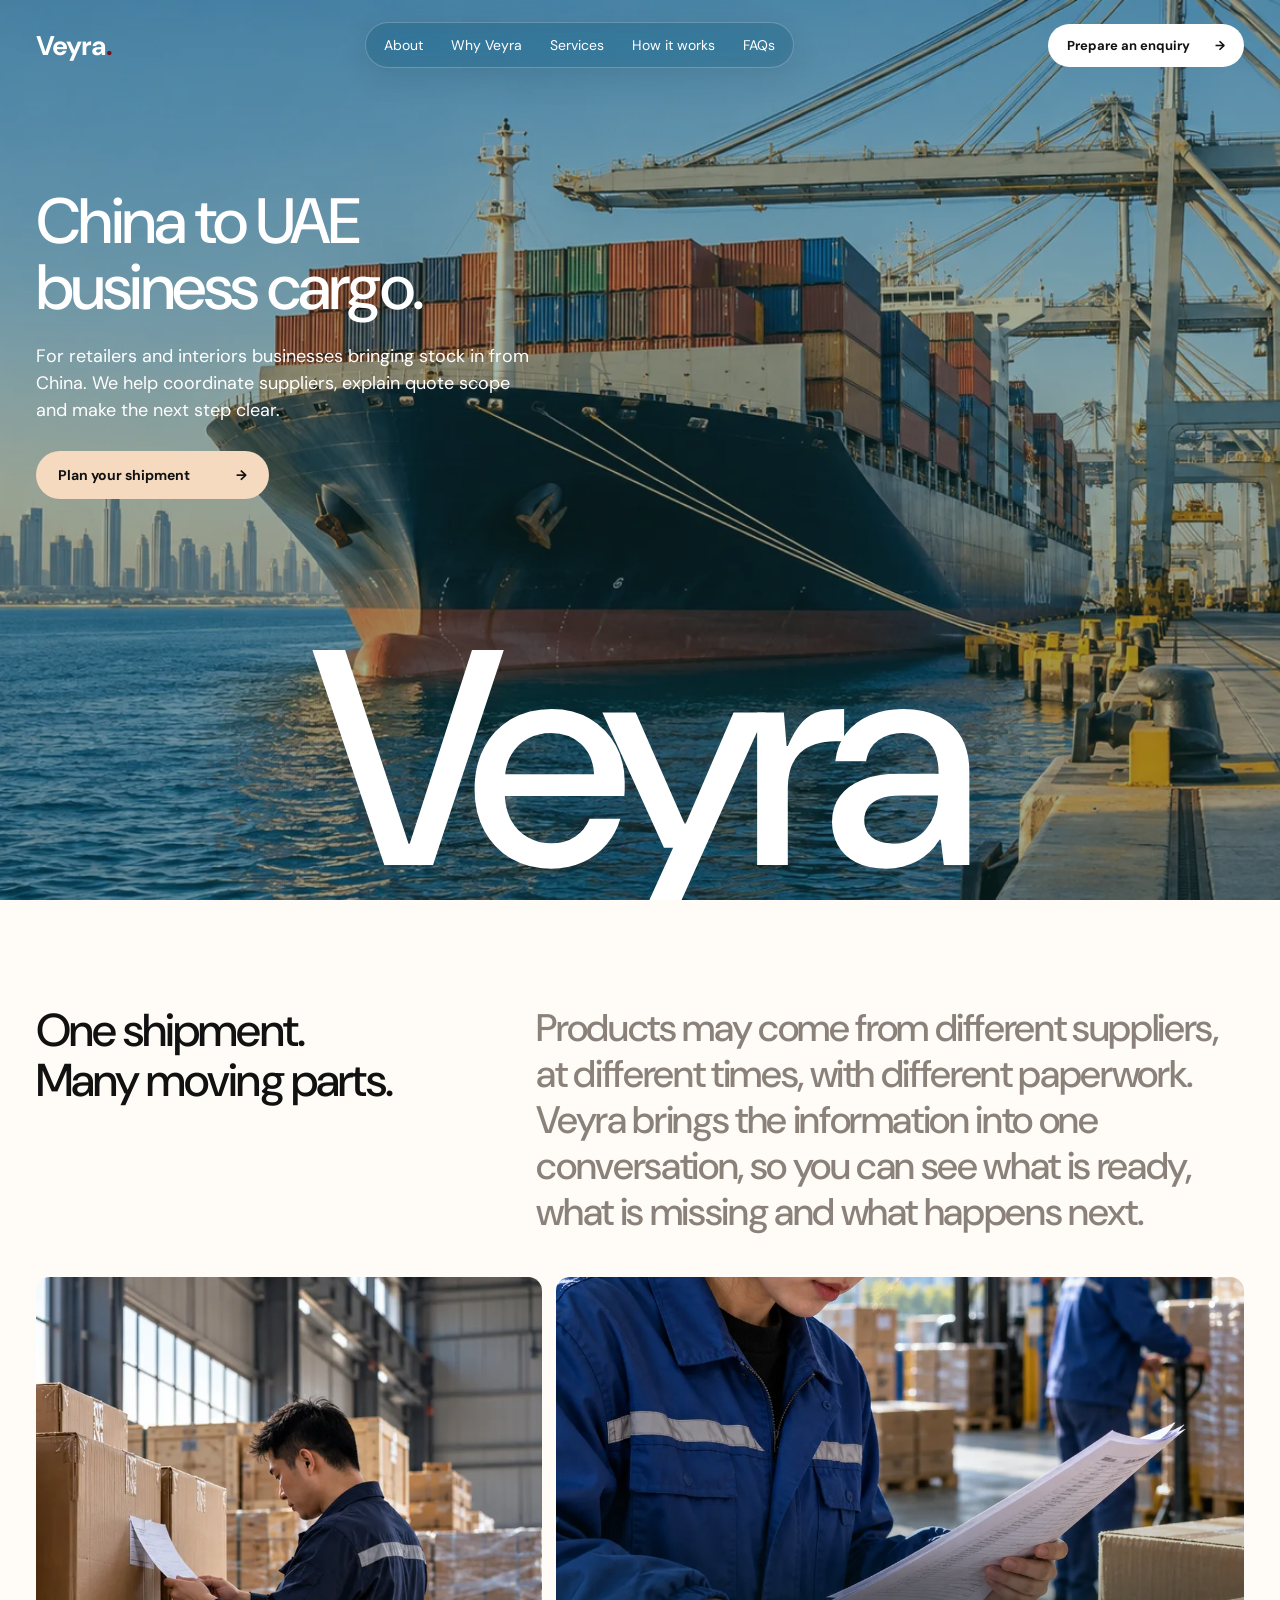
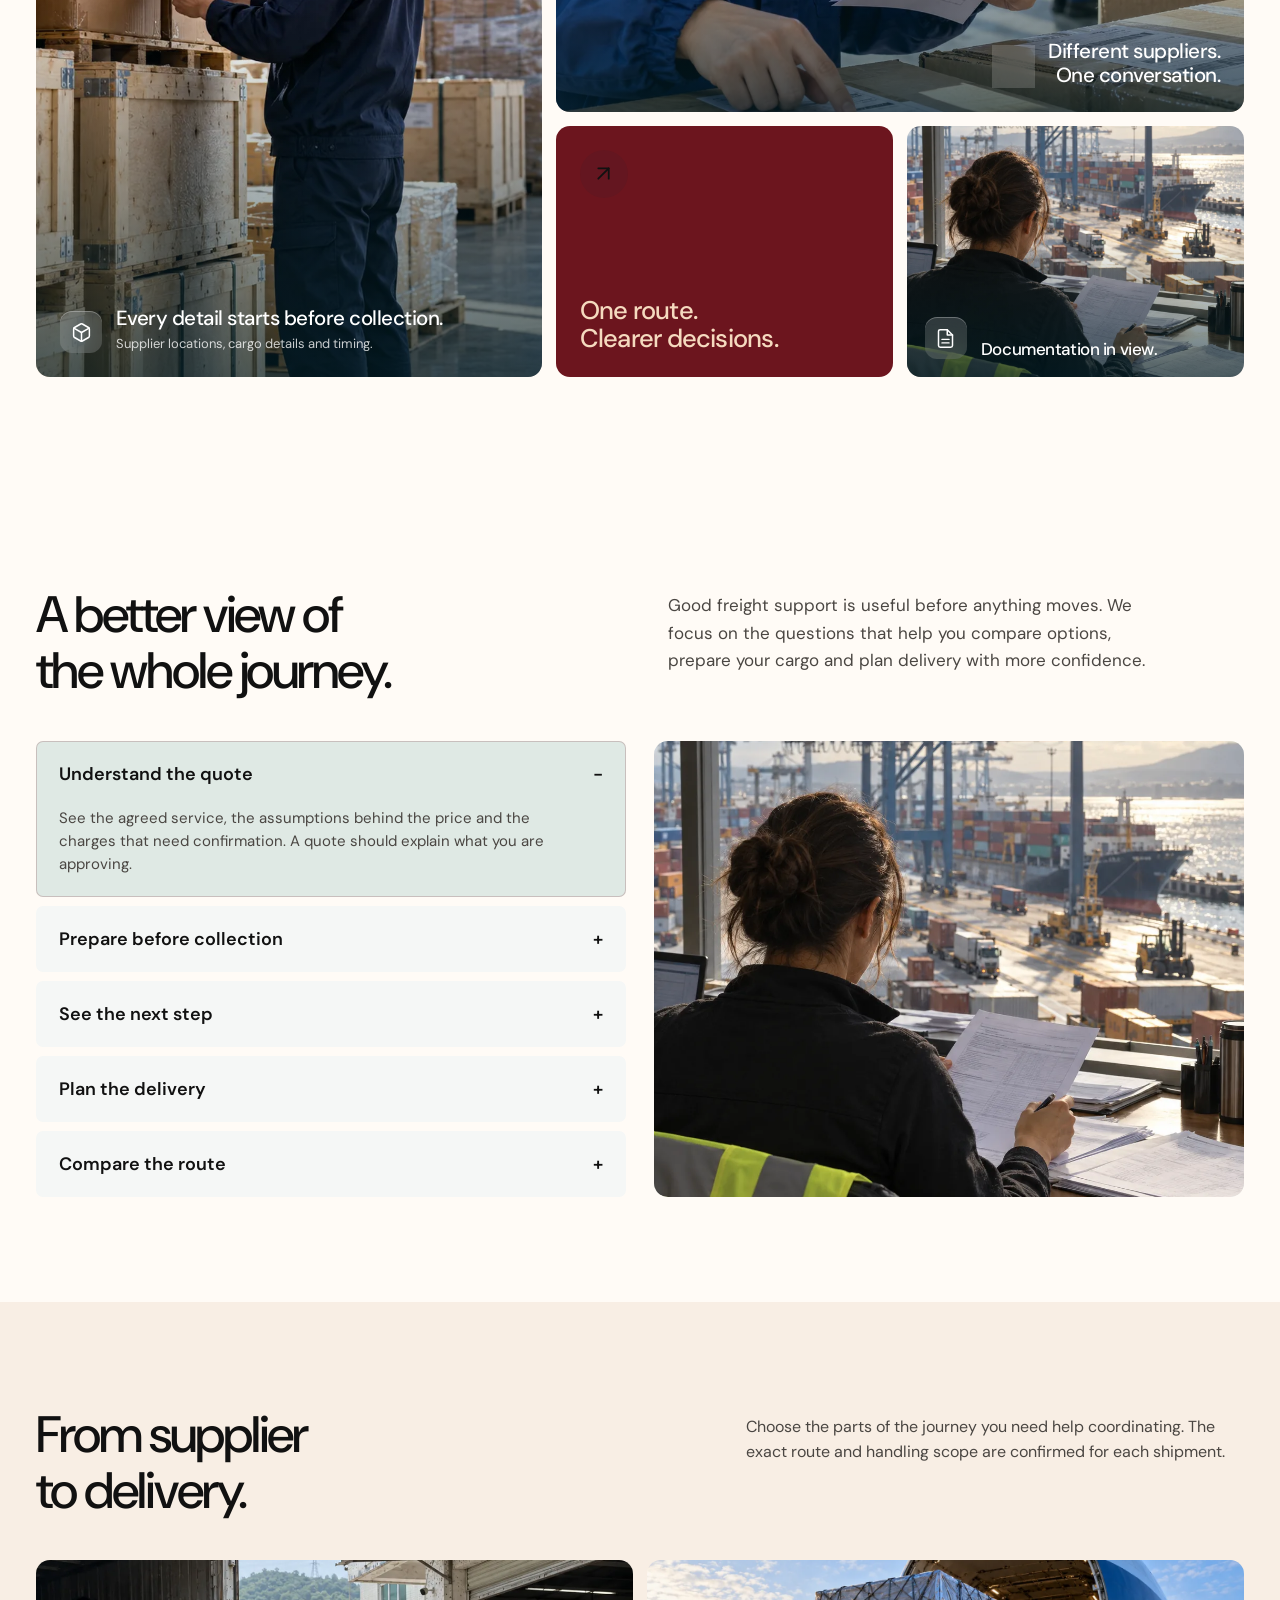
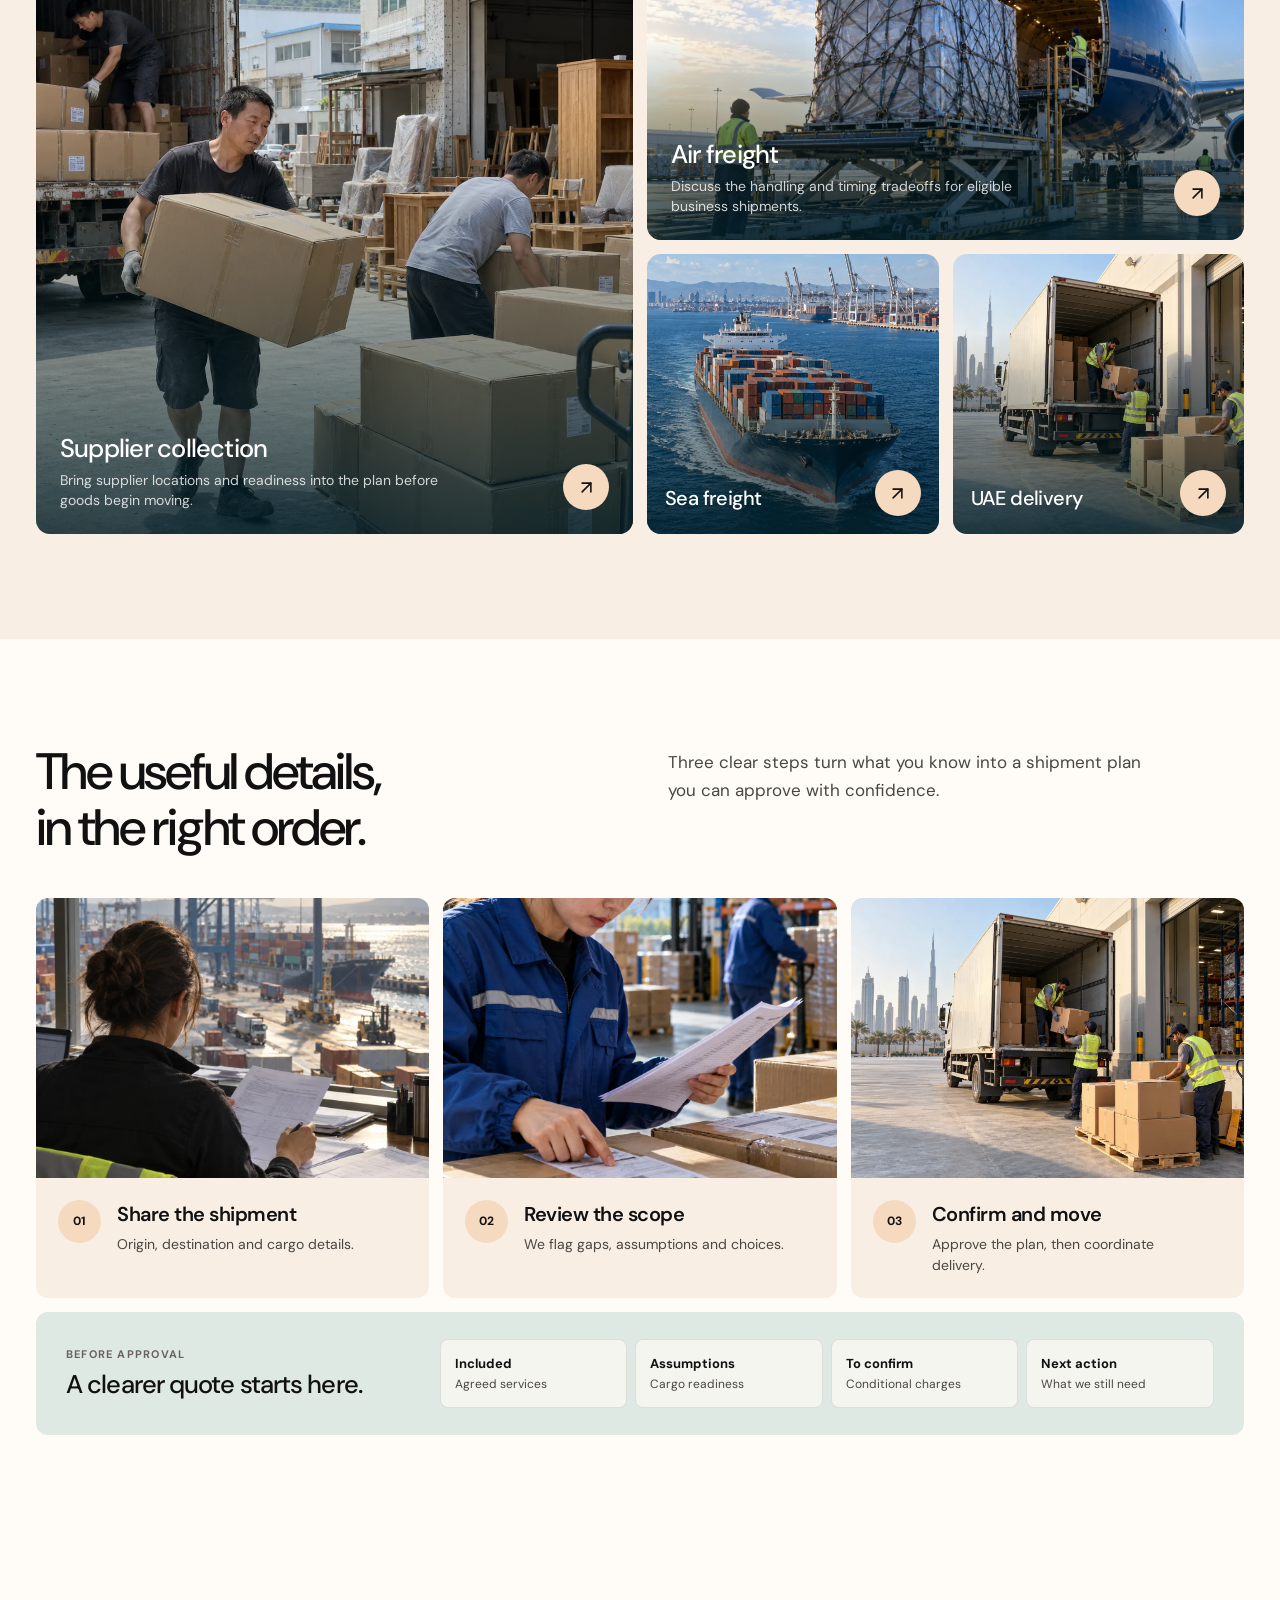
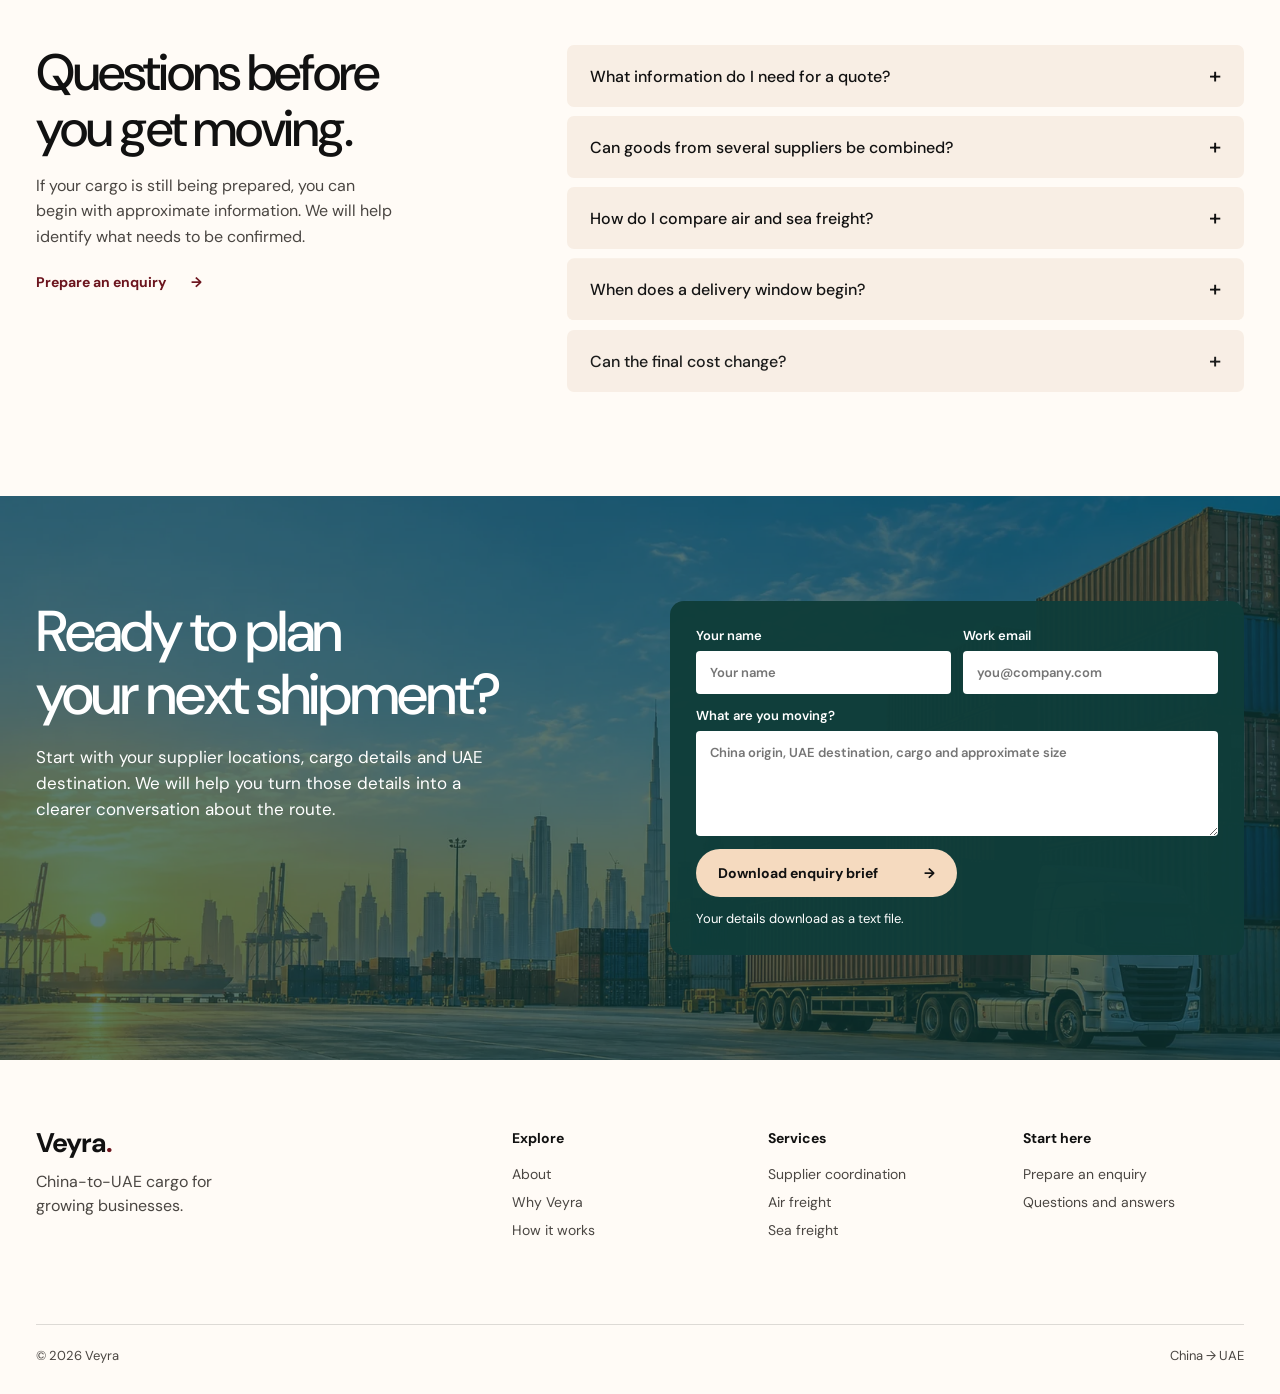
<file: index.html>
<!doctype html>
<html lang="en"><head><meta charset="utf-8"><meta name="viewport" content="width=device-width,initial-scale=1"><meta name="description" content="Veyra helps UAE businesses move cargo from China with clearer quote scope, supplier coordination and practical shipment support."><title>Veyra — China to UAE business cargo</title><link rel="preconnect" href="https://fonts.googleapis.com"><link rel="preconnect" href="https://fonts.gstatic.com" crossorigin><link href="https://fonts.googleapis.com/css2?family=DM+Sans:wght@400;500;600;700&display=swap" rel="stylesheet"><link rel="stylesheet" href="styles.css"><link rel="stylesheet" href="refinements.css"><link rel="stylesheet" href="palette-warm.css"><script src="vendor/gsap.min.js" defer></script><script src="vendor/ScrollTrigger.min.js" defer></script><script src="script.js" defer></script></head><body class="home-page">
<header class="site-header"><div class="wrap nav"><a class="logo" href="#top" aria-label="Veyra home">Veyra<span>.</span></a><button class="menu-toggle" type="button" aria-expanded="false" aria-controls="main-nav">Menu <span class="menu-lines" aria-hidden="true"></span></button><nav id="main-nav" class="nav-links" aria-label="Main navigation"><span class="nav-liquid" aria-hidden="true"></span><a href="about.html">About</a><a href="why-veyra.html">Why Veyra</a><a href="services.html">Services</a><a href="how-it-works.html">How it works</a><a href="faqs.html">FAQs</a></nav><a class="nav-action" href="enquiry.html">Prepare an enquiry <span aria-hidden="true">→</span></a></div></header>
<main id="top">
<section class="hero" aria-labelledby="hero-title"><div class="wrap hero-content"><div class="hero-intro"><h1 id="hero-title">China to UAE<br>business cargo.</h1><p>For retailers and interiors businesses bringing stock in from China. We help coordinate suppliers, explain quote scope and make the next step clear.</p><a class="button button-lime" href="#enquiry">Plan your shipment <span aria-hidden="true">→</span></a></div><div class="hero-name" aria-hidden="true">Veyra</div></div></section>
<section class="about section wrap" id="about" aria-labelledby="about-title"><div class="section-intro"><div><h2 id="about-title">One shipment.<br>Many moving parts.</h2></div><p class="about-scroll-copy">Products may come from different suppliers, at different times, with different paperwork. Veyra brings the information into one conversation, so you can see what is ready, what is missing and what happens next.</p></div><div class="mosaic"><figure class="mosaic-main media"><img src="images/warehouse.webp" alt="Freight worker checking cargo in a warehouse"><figcaption class="media-caption"><span class="icon-chip" aria-hidden="true"><svg viewBox="0 0 24 24"><path d="M21 16V8a2 2 0 0 0-1-1.73l-7-4a2 2 0 0 0-2 0l-7 4A2 2 0 0 0 3 8v8a2 2 0 0 0 1 1.73l7 4a2 2 0 0 0 2 0l7-4A2 2 0 0 0 21 16z"></path><polyline points="3.27 6.96 12 12.01 20.73 6.96"></polyline><line x1="12" y1="22.08" x2="12" y2="12"></line></svg></span><span><strong>Every detail starts before collection.</strong><small>Supplier locations, cargo details and timing.</small></span></figcaption></figure><figure class="mosaic-top media"><img src="images/labels.webp" alt="Shipping labels and packing list being reviewed"><figcaption class="media-caption media-caption-wide"><span class="icon-chip" aria-hidden="true"><svg viewBox="0 0 24 24"><circle cx="12" cy="12" r="3"></circle><path d="M19.4 15a1.65 1.65 0 0 0 .33 1.82l.06.06a2 2 0 1 1-2.83 2.83l-.06-.06a1.65 1.65 0 0 0-1.82-.33 1.65 1.65 0 0 0-1 1.51V21a2 2 0 1 1-4 0v-.09A1.65 1.65 0 0 0 9 19.4a1.65 1.65 0 0 0-1.82.33l-.06.06a2 2 0 1 1-2.83-2.83l.06-.06A1.65 1.65 0 0 0 4.6 15a1.65 1.65 0 0 0-1.51-1H3a2 2 0 1 1 0-4h.09A1.65 1.65 0 0 0 4.6 9a1.65 1.65 0 0 0-.33-1.82l-.06-.06a2 2 0 1 1 2.83-2.83l.06.06A1.65 1.65 0 0 0 9 4.6h.08A1.65 1.65 0 0 0 10 3.09V3a2 2 0 1 1 4 0v.09a1.65 1.65 0 0 0 1 1.51 1.65 1.65 0 0 0 1.82-.33l.06-.06a2 2 0 1 1 2.83 2.83l-.06.06a1.65 1.65 0 0 0-.33 1.82V9c.12.6.64 1.04 1.25 1.08H21a2 2 0 1 1 0 4h-.09A1.65 1.65 0 0 0 19.4 15z"></path></svg></span><strong>Different suppliers.<br>One conversation.</strong></figcaption></figure><div class="mosaic-stat"><span class="stat-icon" aria-hidden="true"><svg viewBox="0 0 24 24"><line x1="7" y1="17" x2="17" y2="7"></line><polyline points="7 7 17 7 17 17"></polyline></svg></span><strong>One route.<br>Clearer decisions.</strong></div><figure class="mosaic-small media"><img src="images/documents.webp" alt="Freight coordinator reviewing shipping documents"><figcaption class="media-caption media-caption-compact"><span class="icon-chip" aria-hidden="true"><svg viewBox="0 0 24 24"><path d="M14 2H6a2 2 0 0 0-2 2v16a2 2 0 0 0 2 2h12a2 2 0 0 0 2-2V8z"></path><polyline points="14 2 14 8 20 8"></polyline><line x1="16" y1="13" x2="8" y2="13"></line><line x1="16" y1="17" x2="8" y2="17"></line></svg></span><strong>Documentation in view.</strong></figcaption></figure></div></section>
<section class="why section wrap" id="why" aria-labelledby="why-title"><div class="section-intro"><h2 id="why-title">A better view of<br>the whole journey.</h2><p>Good freight support is useful before anything moves. We focus on the questions that help you compare options, prepare your cargo and plan delivery with more confidence.</p></div><div class="why-grid"><div class="accordion" data-accordion-group><div class="accordion-item is-active" data-image-panel="quote"><button class="accordion-trigger" id="accordion-trigger-quote" type="button" aria-expanded="true" aria-controls="accordion-panel-quote"><span class="accordion-title"><span class="accordion-icon" aria-hidden="true"><svg viewBox="0 0 24 24"><path d="M14 2H6a2 2 0 0 0-2 2v16a2 2 0 0 0 2 2h12a2 2 0 0 0 2-2V8z"></path><polyline points="14 2 14 8 20 8"></polyline><line x1="16" y1="13" x2="8" y2="13"></line><line x1="16" y1="17" x2="8" y2="17"></line></svg></span><span>Understand the quote</span></span><span class="toggle-mark" aria-hidden="true"></span></button><div class="accordion-panel" id="accordion-panel-quote" role="region" aria-labelledby="accordion-trigger-quote"><div class="accordion-panel-inner"><p>See the agreed service, the assumptions behind the price and the charges that need confirmation. A quote should explain what you are approving.</p></div></div></div><div class="accordion-item" data-image-panel="collection"><button class="accordion-trigger" id="accordion-trigger-collection" type="button" aria-expanded="false" aria-controls="accordion-panel-collection"><span class="accordion-title"><span class="accordion-icon" aria-hidden="true"><svg viewBox="0 0 24 24"><path d="M21 16V8a2 2 0 0 0-1-1.73l-7-4a2 2 0 0 0-2 0l-7 4A2 2 0 0 0 3 8v8a2 2 0 0 0 1 1.73l7 4a2 2 0 0 0 2 0l7-4A2 2 0 0 0 21 16z"></path><polyline points="3.27 6.96 12 12.01 20.73 6.96"></polyline><line x1="12" y1="22.08" x2="12" y2="12"></line></svg></span><span>Prepare before collection</span></span><span class="toggle-mark" aria-hidden="true"></span></button><div class="accordion-panel" id="accordion-panel-collection" role="region" aria-labelledby="accordion-trigger-collection"><div class="accordion-panel-inner"><p>Share supplier locations, cargo details, packing information and timing early. We can identify the missing pieces before collection is planned.</p></div></div></div><div class="accordion-item" data-image-panel="updates"><button class="accordion-trigger" id="accordion-trigger-updates" type="button" aria-expanded="false" aria-controls="accordion-panel-updates"><span class="accordion-title"><span class="accordion-icon" aria-hidden="true"><svg viewBox="0 0 24 24"><circle cx="12" cy="12" r="10"></circle><polyline points="12 6 12 12 16 14"></polyline></svg></span><span>See the next step</span></span><span class="toggle-mark" aria-hidden="true"></span></button><div class="accordion-panel" id="accordion-panel-updates" role="region" aria-labelledby="accordion-trigger-updates"><div class="accordion-panel-inner"><p>Useful updates explain what changed, who needs to act and what is expected next, rather than showing a status alone.</p></div></div></div><div class="accordion-item" data-image-panel="delivery"><button class="accordion-trigger" id="accordion-trigger-delivery" type="button" aria-expanded="false" aria-controls="accordion-panel-delivery"><span class="accordion-title"><span class="accordion-icon" aria-hidden="true"><svg viewBox="0 0 24 24"><rect x="1" y="3" width="15" height="13"></rect><polygon points="16 8 20 8 23 11 23 16 16 16 16 8"></polygon><circle cx="5.5" cy="18.5" r="2.5"></circle><circle cx="18.5" cy="18.5" r="2.5"></circle></svg></span><span>Plan the delivery</span></span><span class="toggle-mark" aria-hidden="true"></span></button><div class="accordion-panel" id="accordion-panel-delivery" role="region" aria-labelledby="accordion-trigger-delivery"><div class="accordion-panel-inner"><p>Commercial delivery needs an address, access details and a clear understanding of what happens after the cargo reaches the UAE.</p></div></div></div><div class="accordion-item" data-image-panel="route"><button class="accordion-trigger" id="accordion-trigger-route" type="button" aria-expanded="false" aria-controls="accordion-panel-route"><span class="accordion-title"><span class="accordion-icon" aria-hidden="true"><svg viewBox="0 0 24 24"><circle cx="12" cy="5" r="3"></circle><line x1="12" y1="22" x2="12" y2="8"></line><path d="M5 12H2a10 10 0 0 0 20 0h-3"></path></svg></span><span>Compare the route</span></span><span class="toggle-mark" aria-hidden="true"></span></button><div class="accordion-panel" id="accordion-panel-route" role="region" aria-labelledby="accordion-trigger-route"><div class="accordion-panel-inner"><p>Urgency, cargo size and handling requirements help determine whether air or sea freight is the better fit.</p></div></div></div></div><figure class="why-image"><img class="why-image-panel is-active" data-panel="quote" src="images/documents.webp" alt="Freight coordinator reviewing shipment documents"><img class="why-image-panel" data-panel="collection" src="images/warehouse.webp" alt="Freight worker checking cargo in a warehouse" aria-hidden="true"><img class="why-image-panel" data-panel="updates" src="images/labels.webp" alt="Shipping labels and packing list being reviewed" aria-hidden="true"><img class="why-image-panel" data-panel="delivery" src="images/delivery.webp" alt="Commercial cargo delivery at a warehouse loading bay" aria-hidden="true"><img class="why-image-panel" data-panel="route" src="images/port.webp" alt="Container ship alongside a working port" aria-hidden="true"></figure></div></section>
<section class="services section" id="services" aria-labelledby="services-title"><div class="wrap"><div class="services-heading"><div><h2 id="services-title">From supplier<br>to delivery.</h2><p>Choose the parts of the journey you need help coordinating. The exact route and handling scope are confirmed for each shipment.</p></div></div><div class="service-gallery"><a class="service-card service-card--feature" href="supplier-consolidation.html"><div class="service-image"><img src="images/supplier.webp" alt="Workers collecting packed goods from a supplier"></div><div class="service-card-copy"><div><h3>Supplier collection</h3><p>Bring supplier locations and readiness into the plan before goods begin moving.</p></div><span class="service-card-action" aria-hidden="true"><svg viewBox="0 0 24 24"><line x1="7" y1="17" x2="17" y2="7"></line><polyline points="7 7 17 7 17 17"></polyline></svg></span></div></a><a class="service-card service-card--wide" href="air-freight.html"><div class="service-image"><img src="images/air.webp" alt="Air freight pallet being loaded into an aircraft"></div><div class="service-card-copy"><div><h3>Air freight</h3><p>Discuss the handling and timing tradeoffs for eligible business shipments.</p></div><span class="service-card-action" aria-hidden="true"><svg viewBox="0 0 24 24"><line x1="7" y1="17" x2="17" y2="7"></line><polyline points="7 7 17 7 17 17"></polyline></svg></span></div></a><a class="service-card service-card--compact" href="sea-freight.html"><div class="service-image"><img src="images/port.webp" alt="Container ship alongside a working port"></div><div class="service-card-copy"><div><h3>Sea freight</h3><p>Explore a sea route for stock that can move on a longer planning horizon.</p></div><span class="service-card-action" aria-hidden="true"><svg viewBox="0 0 24 24"><line x1="7" y1="17" x2="17" y2="7"></line><polyline points="7 7 17 7 17 17"></polyline></svg></span></div></a><a class="service-card service-card--compact" href="enquiry.html"><div class="service-image"><img src="images/delivery.webp" alt="Commercial cargo delivery at a warehouse loading bay"></div><div class="service-card-copy"><div><h3>UAE delivery</h3><p>Plan the destination address, access and final handover as part of the scope.</p></div><span class="service-card-action" aria-hidden="true"><svg viewBox="0 0 24 24"><line x1="7" y1="17" x2="17" y2="7"></line><polyline points="7 7 17 7 17 17"></polyline></svg></span></div></a></div></div></section>
<section class="process section wrap" id="process" aria-labelledby="process-title"><div class="section-intro process-intro"><h2 id="process-title">The useful details,<br>in the right order.</h2><p>Three clear steps turn what you know into a shipment plan you can approve with confidence.</p></div><div class="process-story"><article class="process-card"><figure><img src="images/documents.webp" alt="Shipment documents being reviewed on a desk"></figure><div class="process-card-copy"><span class="process-number">01</span><div><h3>Share the shipment</h3><p>Origin, destination and cargo details.</p></div></div></article><article class="process-card"><figure><img src="images/labels.webp" alt="Shipping labels and cargo details being checked"></figure><div class="process-card-copy"><span class="process-number">02</span><div><h3>Review the scope</h3><p>We flag gaps, assumptions and choices.</p></div></div></article><article class="process-card"><figure><img src="images/delivery.webp" alt="Business cargo arriving at a warehouse loading bay"></figure><div class="process-card-copy"><span class="process-number">03</span><div><h3>Confirm and move</h3><p>Approve the plan, then coordinate delivery.</p></div></div></article></div><div class="quote-checklist"><div class="quote-checklist-intro"><span>Before approval</span><h3>A clearer quote starts here.</h3></div><ul><li><strong>Included</strong><small>Agreed services</small></li><li><strong>Assumptions</strong><small>Cargo readiness</small></li><li><strong>To confirm</strong><small>Conditional charges</small></li><li><strong>Next action</strong><small>What we still need</small></li></ul></div></section>
<section class="faq section wrap" id="faq" aria-labelledby="faq-title"><div><h2 id="faq-title">Questions before<br>you get moving.</h2><p>If your cargo is still being prepared, you can begin with approximate information. We will help identify what needs to be confirmed.</p><a href="#enquiry" class="text-link">Prepare an enquiry <span aria-hidden="true">→</span></a></div><div class="faq-list"><details><summary>What information do I need for a quote?</summary><div class="faq-answer"><div class="faq-answer-inner"><p>Tell us where the goods are in China, the UAE delivery address, what the goods are, the number of suppliers, approximate pieces and dimensions or weight, and your preferred timing.</p></div></div></details><details><summary>Can goods from several suppliers be combined?</summary><div class="faq-answer"><div class="faq-answer-inner"><p>Share the supplier locations and readiness dates. We can review whether collection and consolidation are suitable for your shipment.</p></div></div></details><details><summary>How do I compare air and sea freight?</summary><div class="faq-answer"><div class="faq-answer-inner"><p>Consider urgency, cargo size, handling requirements and the complete quoted scope. We can discuss suitable options once the shipment details are known.</p></div></div></details><details><summary>When does a delivery window begin?</summary><div class="faq-answer"><div class="faq-answer-inner"><p>Collection, consolidation, booking, international transport, clearance and final delivery each affect timing. Any proposed window should state the point from which it is measured.</p></div></div></details><details><summary>Can the final cost change?</summary><div class="faq-answer"><div class="faq-answer-inner"><p>It can if measurements, cargo details or required services change. A scoped quote should identify assumptions and conditional charges before approval.</p></div></div></details></div></section>
<section class="cta" id="enquiry" aria-labelledby="cta-title"><div class="wrap cta-content"><h2 id="cta-title">Ready to plan<br>your next shipment?</h2><p>Start with your supplier locations, cargo details and UAE destination. We will help you turn those details into a clearer conversation about the route.</p><form id="quote-form"><div class="form-row"><label>Your name<input name="name" autocomplete="name" required placeholder="Your name"></label><label>Work email<input name="email" type="email" autocomplete="email" required placeholder="you@company.com"></label></div><label>What are you moving?<textarea name="details" required placeholder="China origin, UAE destination, cargo and approximate size"></textarea></label><button class="button button-lime" type="submit">Download enquiry brief <span aria-hidden="true">→</span></button><p class="form-note">Your details download as a text file.</p></form></div></section>
</main><footer class="footer wrap"><div class="footer-grid"><div><a class="logo" href="#top">Veyra<span>.</span></a><p>China-to-UAE cargo for growing businesses.</p></div><div><h3>Explore</h3><a href="about.html">About</a><a href="why-veyra.html">Why Veyra</a><a href="how-it-works.html">How it works</a></div><div><h3>Services</h3><a href="supplier-consolidation.html">Supplier coordination</a><a href="air-freight.html">Air freight</a><a href="sea-freight.html">Sea freight</a></div><div><h3>Start here</h3><a href="enquiry.html">Prepare an enquiry</a><a href="faqs.html">Questions and answers</a></div></div><div class="footer-bottom"><span>© 2026 Veyra</span><span>China → UAE</span></div></footer>
</body></html>
</file>
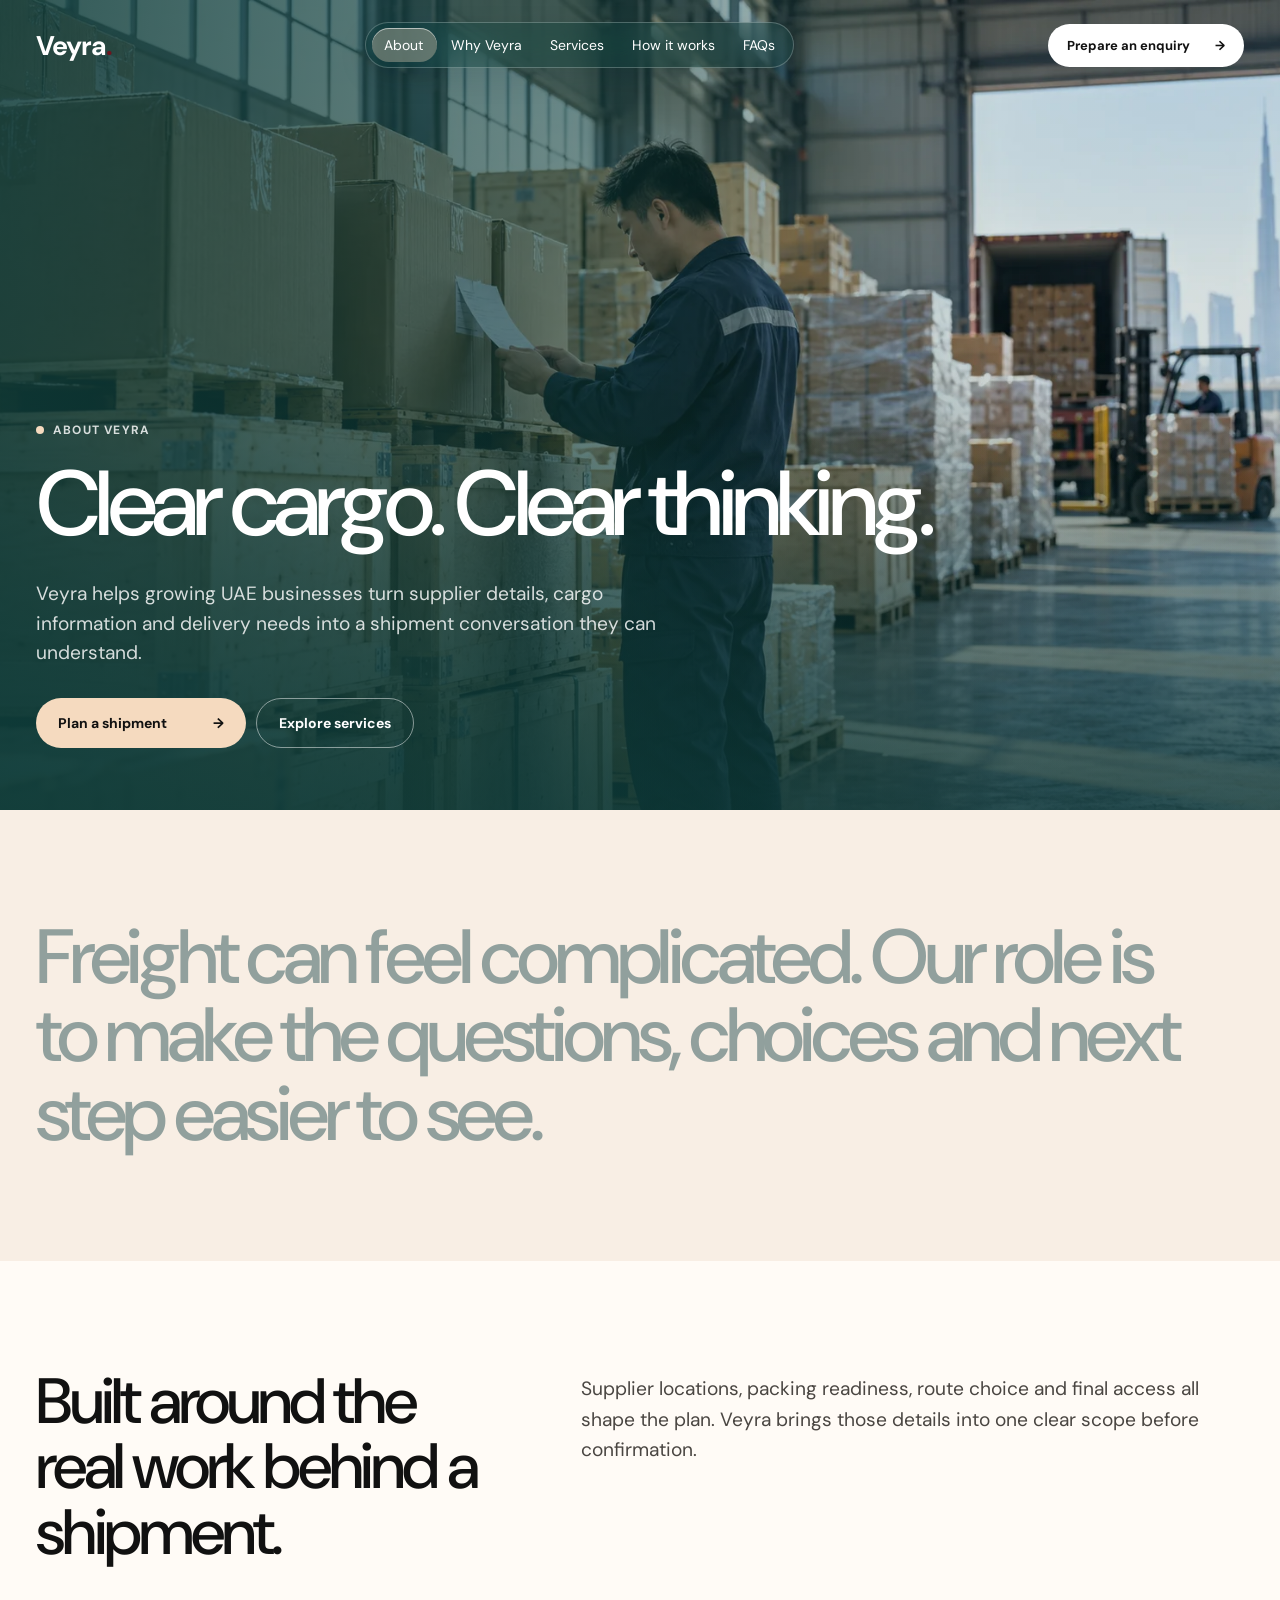
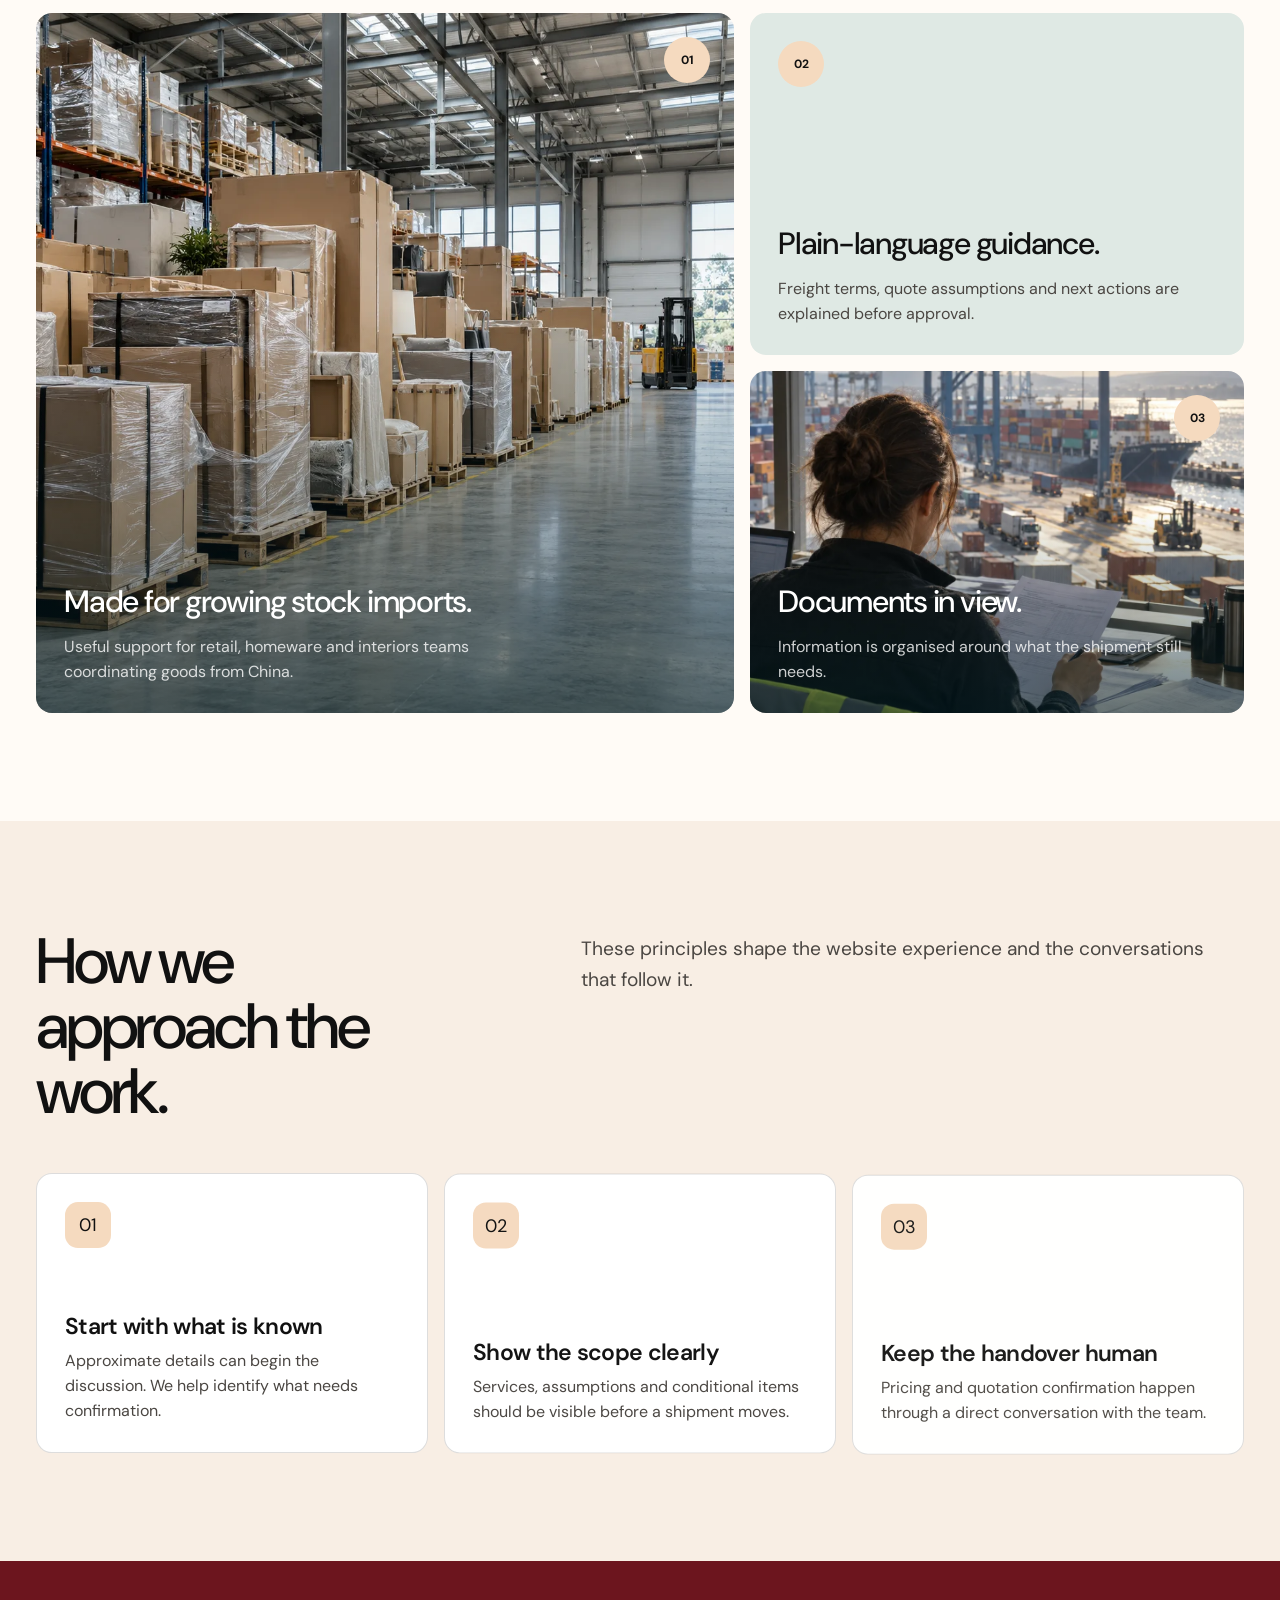
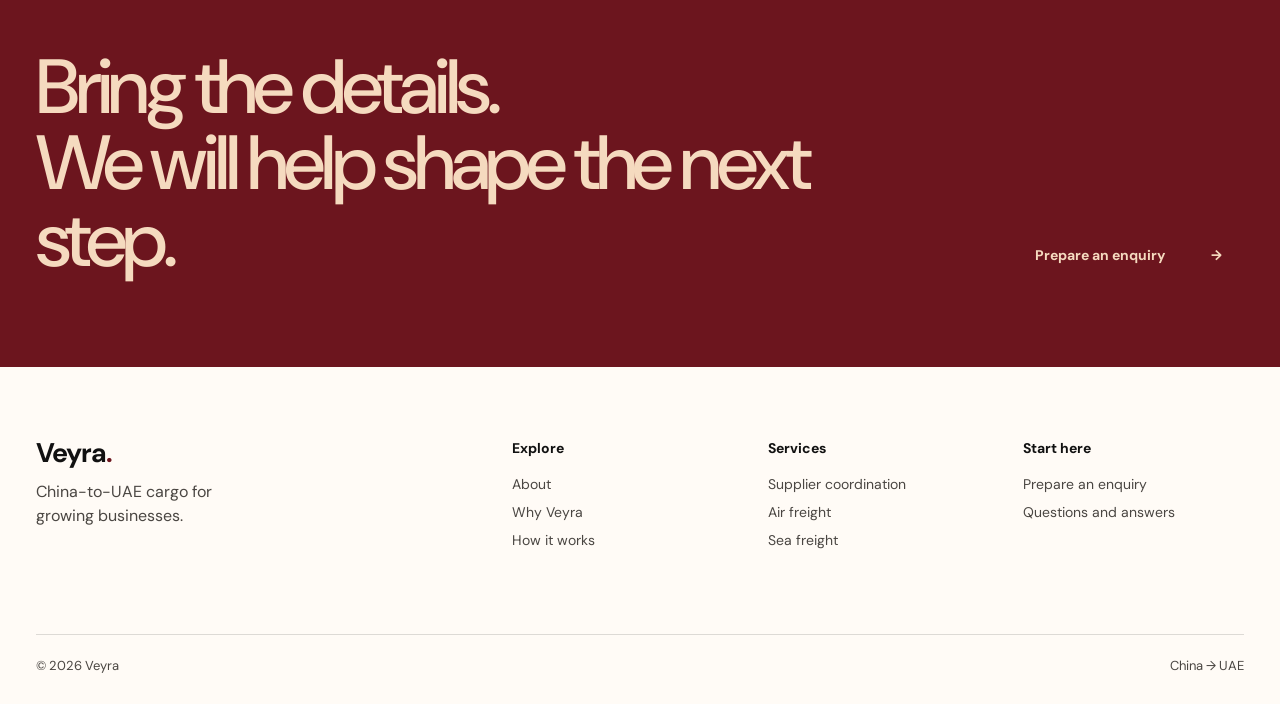
<file: about.html>
<!doctype html>
<html lang="en">
<head>
  <meta charset="utf-8">
  <meta name="viewport" content="width=device-width,initial-scale=1">
  <meta name="description" content="Learn how Veyra helps UAE retailers and interiors teams prepare and coordinate China-to-UAE business cargo with clearer scope.">
  <title>About Veyra — Clearer China-to-UAE cargo support</title>
  <link rel="preconnect" href="https://fonts.googleapis.com">
  <link rel="preconnect" href="https://fonts.gstatic.com" crossorigin>
  <link href="https://fonts.googleapis.com/css2?family=DM+Sans:wght@400;500;600;700&display=swap" rel="stylesheet">
  <link rel="stylesheet" href="styles.css">
  <link rel="stylesheet" href="refinements.css">
  <link rel="stylesheet" href="pages.css">
  <link rel="stylesheet" href="palette-warm.css">
  <script src="vendor/gsap.min.js" defer></script>
  <script src="vendor/ScrollTrigger.min.js" defer></script>
  <script src="pages.js" defer></script>
</head>
<body class="inner-page page-about">
  <header class="site-header"><div class="wrap nav"><a class="logo" href="index.html" aria-label="Veyra home">Veyra<span>.</span></a><button class="menu-toggle" type="button" aria-expanded="false" aria-controls="main-nav">Menu <span class="menu-lines" aria-hidden="true"></span></button><nav id="main-nav" class="nav-links" aria-label="Main navigation"><span class="nav-liquid" aria-hidden="true"></span><a class="is-active" href="about.html">About</a><a href="why-veyra.html">Why Veyra</a><a href="services.html">Services</a><a href="how-it-works.html">How it works</a><a href="faqs.html">FAQs</a></nav><a class="nav-action" href="enquiry.html">Prepare an enquiry <span aria-hidden="true">→</span></a></div></header>
  <main class="page-main">
    <section class="page-hero"><div class="wrap page-hero-grid"><div class="page-hero-copy"><span class="page-kicker" data-hero-reveal>About Veyra</span><h1 class="page-title" data-hero-reveal>Clear cargo. Clear thinking.</h1><p class="page-lede" data-hero-reveal>Veyra helps growing UAE businesses turn supplier details, cargo information and delivery needs into a shipment conversation they can understand.</p><div class="page-hero-actions" data-hero-reveal><a class="button button-lime" href="enquiry.html">Plan a shipment <span>→</span></a><a class="button button-outline" href="services.html">Explore services</a></div></div><figure class="page-hero-media"><img src="images/warehouse.webp" alt="Prepared business cargo inside a warehouse"><figcaption class="page-hero-caption"><strong>Details gathered before cargo begins moving.</strong><span>China → UAE</span></figcaption></figure></div></section>
    <section class="page-section page-section--tint"><div class="wrap"><p class="display-statement" data-text-reveal>Freight can feel complicated. <span class="muted">Our role is to make the questions, choices and next step easier to see.</span></p></div></section>
    <section class="page-section"><div class="wrap"><div class="page-intro"><h2 data-text-reveal>Built around the real work behind a shipment.</h2><p>Supplier locations, packing readiness, route choice and final access all shape the plan. Veyra brings those details into one clear scope before confirmation.</p></div><div class="bento-grid" data-reveal-group><article class="bento-card bento-card--7 bento-card--tall image-card"><img src="images/homeware.webp" alt="Homeware stock prepared for business shipping"><div class="bento-copy"><span class="bento-number">01</span><div><h3>Made for growing stock imports.</h3><p>Useful support for retail, homeware and interiors teams coordinating goods from China.</p></div></div></article><article class="bento-card bento-card--5"><div class="bento-copy"><span class="bento-number">02</span><div><h3>Plain-language guidance.</h3><p>Freight terms, quote assumptions and next actions are explained before approval.</p></div></div></article><article class="bento-card bento-card--5 image-card"><img src="images/documents.webp" alt="Coordinator reviewing cargo paperwork"><div class="bento-copy"><span class="bento-number">03</span><div><h3>Documents in view.</h3><p>Information is organised around what the shipment still needs.</p></div></div></article></div></div></section>
    <section class="page-section page-section--tint"><div class="wrap"><div class="page-intro"><h2 data-text-reveal>How we approach the work.</h2><p>These principles shape the website experience and the conversations that follow it.</p></div><div class="card-grid" data-reveal-group><article class="info-card"><span class="info-card-icon">01</span><h3>Start with what is known</h3><p>Approximate details can begin the discussion. We help identify what needs confirmation.</p></article><article class="info-card"><span class="info-card-icon">02</span><h3>Show the scope clearly</h3><p>Services, assumptions and conditional items should be visible before a shipment moves.</p></article><article class="info-card"><span class="info-card-icon">03</span><h3>Keep the handover human</h3><p>Pricing and quotation confirmation happen through a direct conversation with the team.</p></article></div></div></section>
    <section class="page-cta"><div class="wrap page-cta-inner"><h2>Bring the details.<br>We will help shape the next step.</h2><a class="button" href="enquiry.html">Prepare an enquiry <span>→</span></a></div></section>
  </main>
  <footer class="footer page-footer wrap"><div class="footer-grid"><div><a class="logo" href="index.html">Veyra<span>.</span></a><p>China-to-UAE cargo for growing businesses.</p></div><div><h3>Explore</h3><a href="about.html">About</a><a href="why-veyra.html">Why Veyra</a><a href="how-it-works.html">How it works</a></div><div><h3>Services</h3><a href="supplier-consolidation.html">Supplier coordination</a><a href="air-freight.html">Air freight</a><a href="sea-freight.html">Sea freight</a></div><div><h3>Start here</h3><a href="enquiry.html">Prepare an enquiry</a><a href="faqs.html">Questions and answers</a></div></div><div class="footer-bottom"><span>© 2026 Veyra</span><span>China → UAE</span></div></footer>
</body>
</html>
</file>
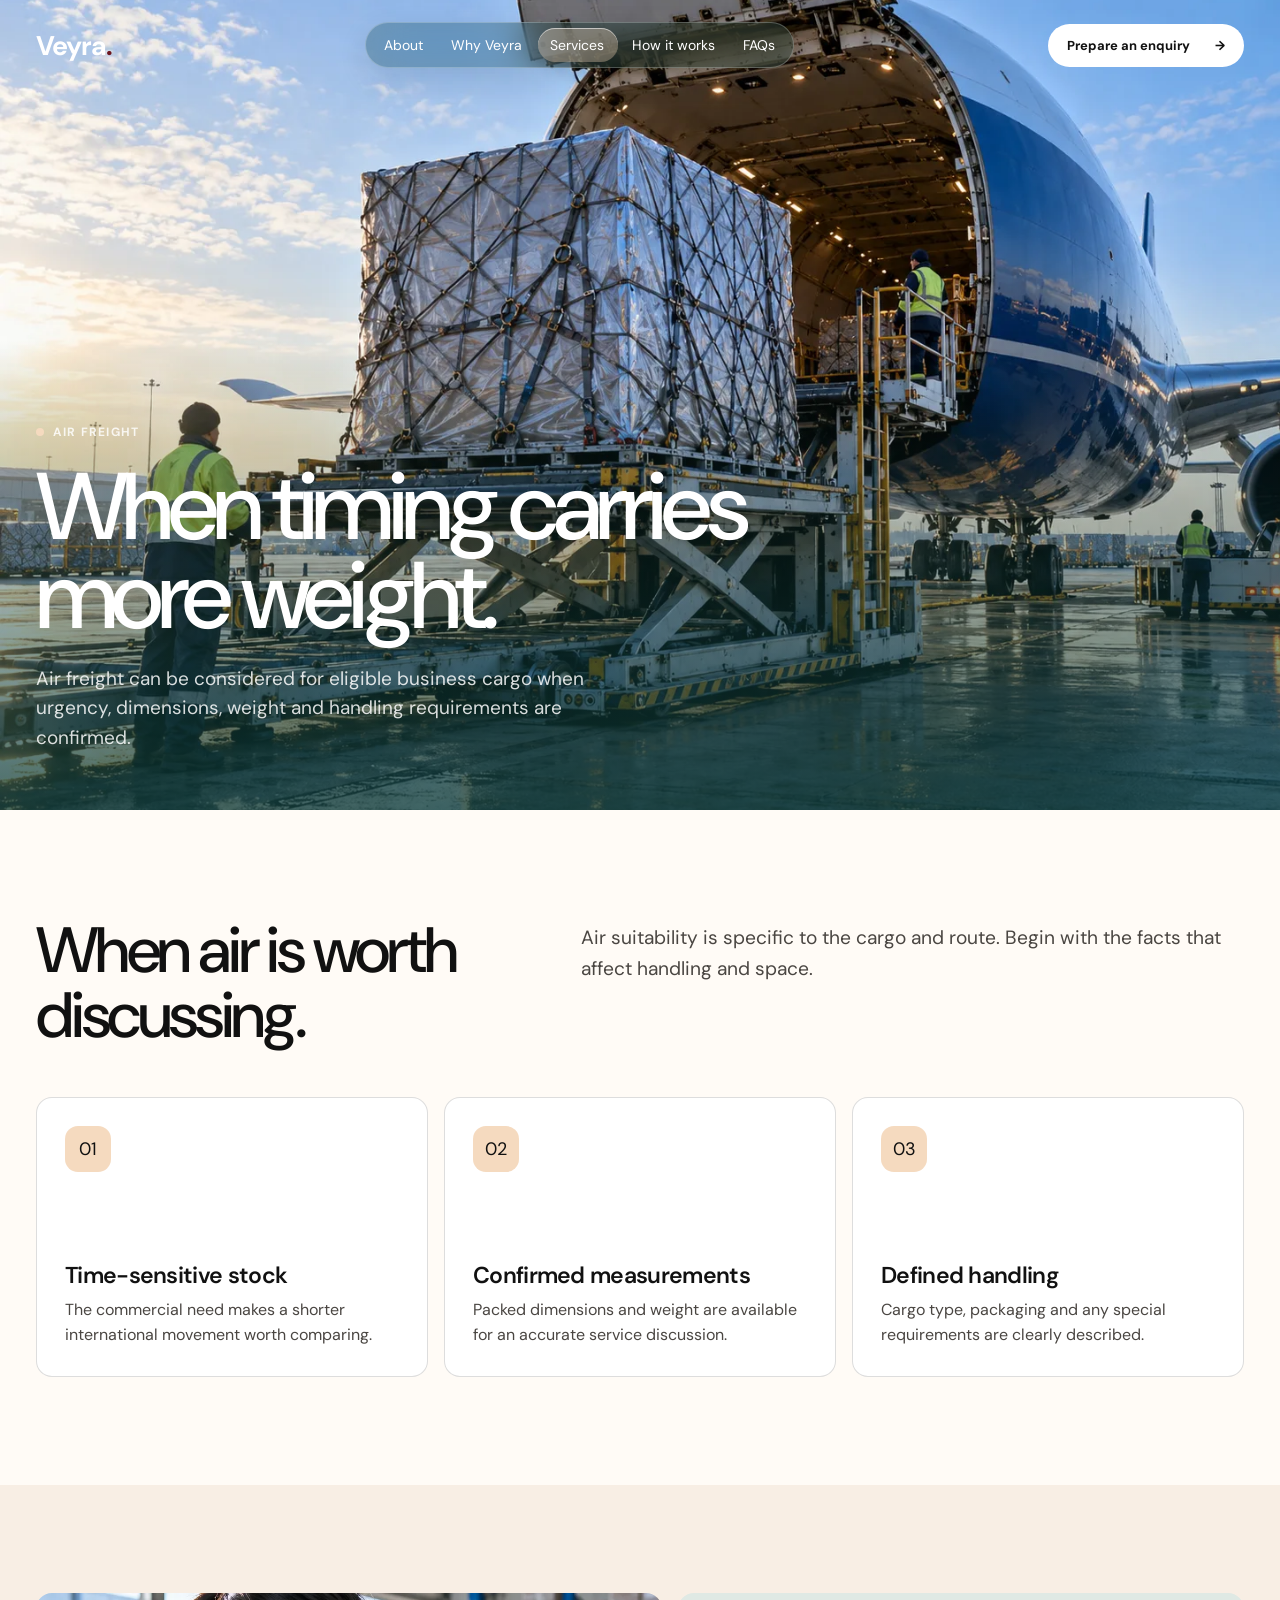
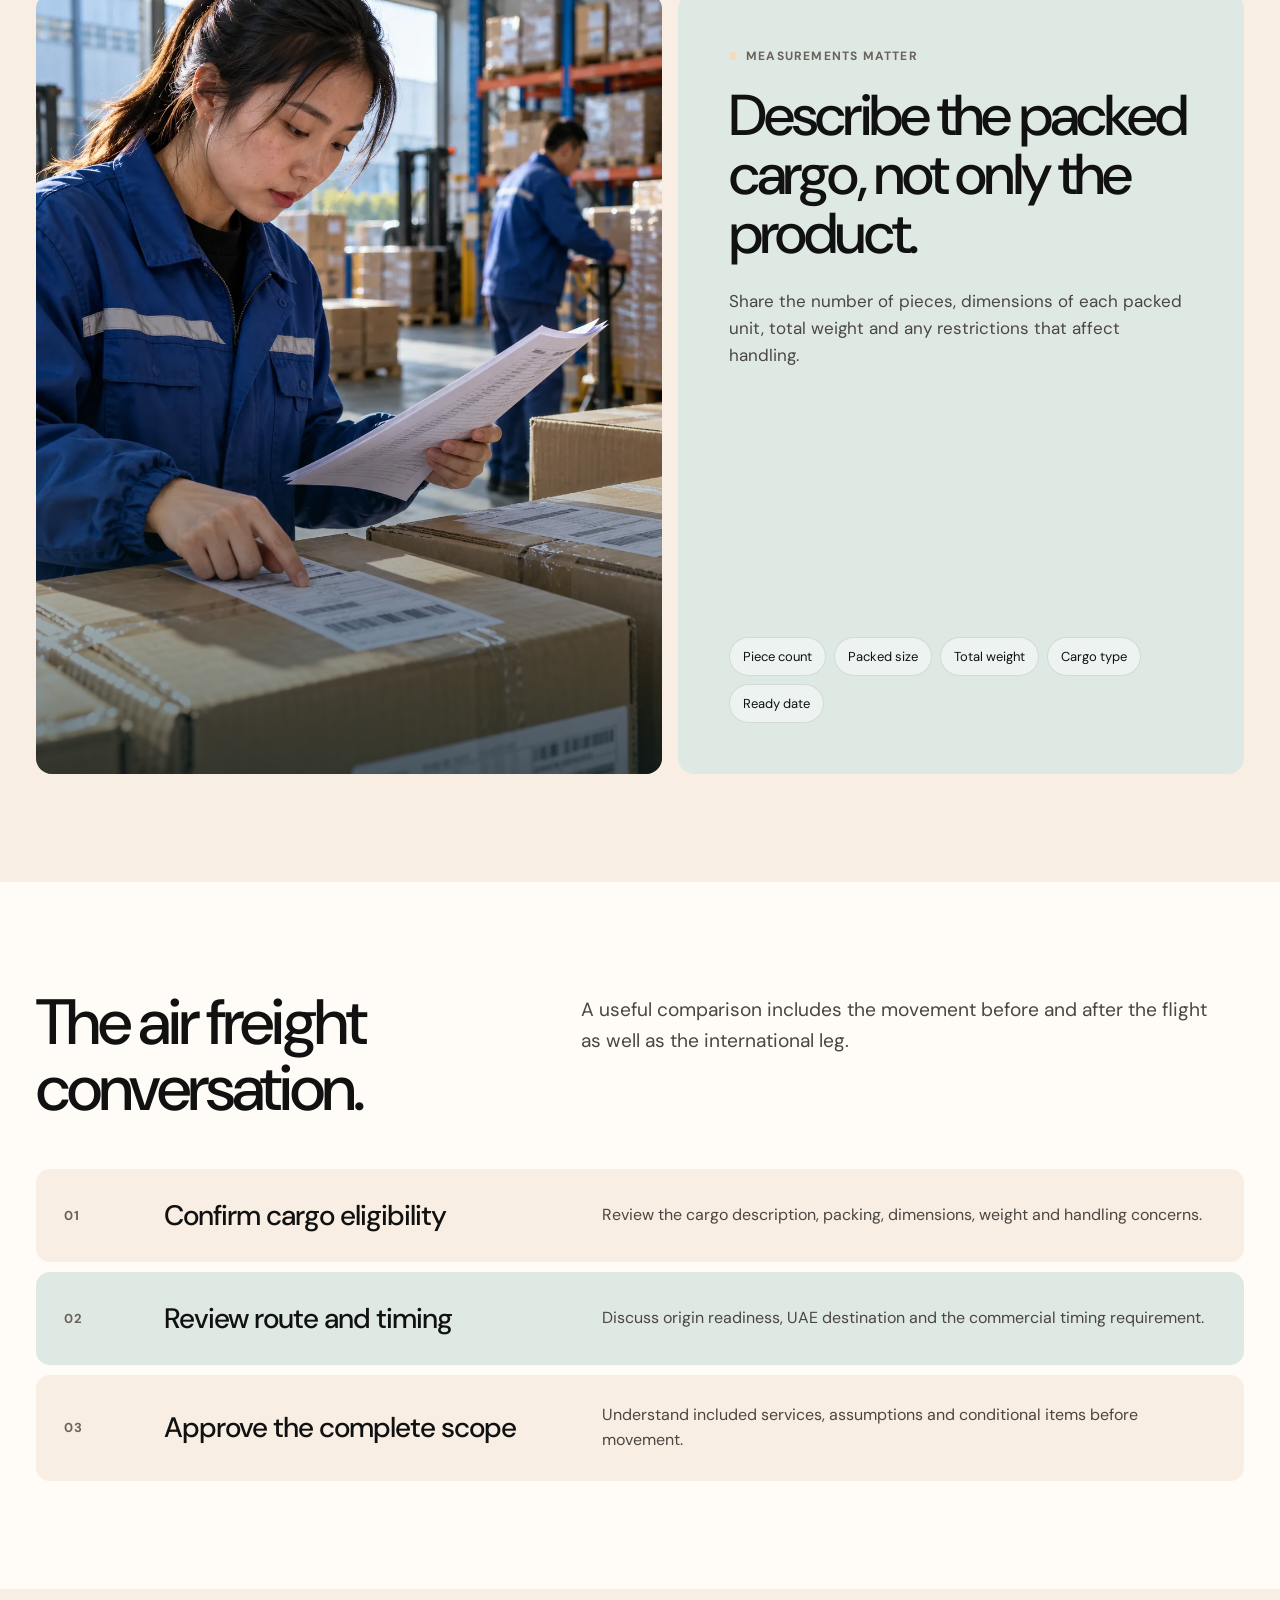
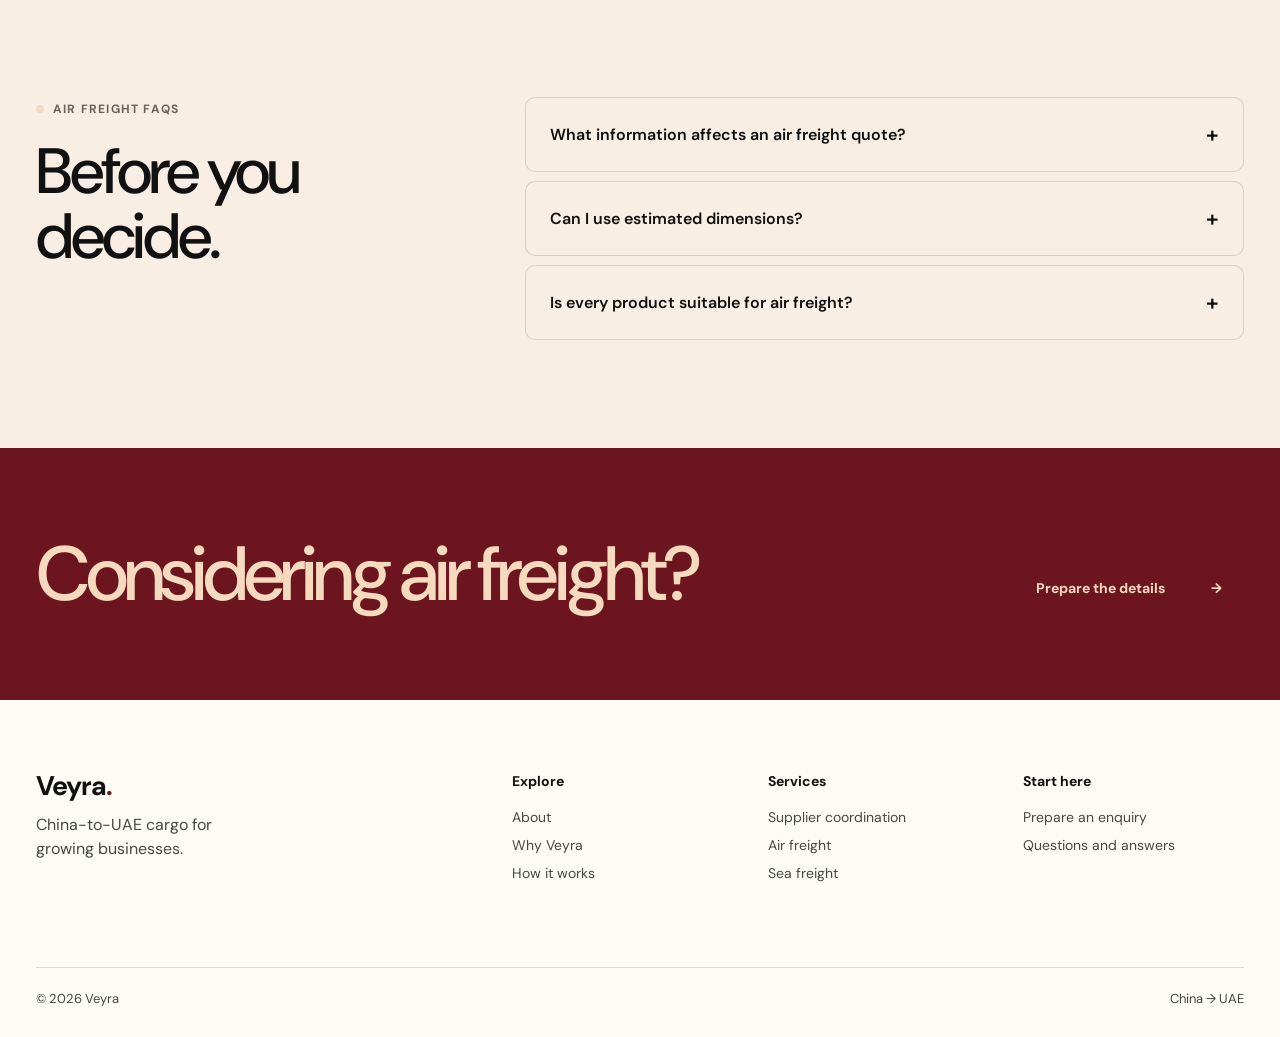
<file: air-freight.html>
<!doctype html>
<html lang="en">
<head>
  <meta charset="utf-8"><meta name="viewport" content="width=device-width,initial-scale=1"><meta name="description" content="Understand air freight suitability, cargo measurements and quote preparation for China-to-UAE business shipments with Veyra."><title>Air freight from China to the UAE | Veyra</title>
  <link rel="preconnect" href="https://fonts.googleapis.com"><link rel="preconnect" href="https://fonts.gstatic.com" crossorigin><link href="https://fonts.googleapis.com/css2?family=DM+Sans:wght@400;500;600;700&display=swap" rel="stylesheet"><link rel="stylesheet" href="styles.css"><link rel="stylesheet" href="refinements.css"><link rel="stylesheet" href="pages.css"><link rel="stylesheet" href="palette-warm.css"><script src="vendor/gsap.min.js" defer></script><script src="vendor/ScrollTrigger.min.js" defer></script><script src="pages.js" defer></script>
</head>
<body class="inner-page page-service-detail">
  <header class="site-header"><div class="wrap nav"><a class="logo" href="index.html" aria-label="Veyra home">Veyra<span>.</span></a><button class="menu-toggle" type="button" aria-expanded="false" aria-controls="main-nav">Menu <span class="menu-lines" aria-hidden="true"></span></button><nav id="main-nav" class="nav-links" aria-label="Main navigation"><span class="nav-liquid" aria-hidden="true"></span><a href="about.html">About</a><a href="why-veyra.html">Why Veyra</a><a class="is-active" href="services.html">Services</a><a href="how-it-works.html">How it works</a><a href="faqs.html">FAQs</a></nav><a class="nav-action" href="enquiry.html">Prepare an enquiry <span>→</span></a></div></header>
  <main class="page-main">
    <section class="service-detail-hero"><img src="images/air.webp" alt="Air freight pallet being loaded into an aircraft"><div class="wrap service-detail-copy"><span class="page-kicker" data-hero-reveal>Air freight</span><h1 data-hero-reveal>When timing carries more weight.</h1><p data-hero-reveal>Air freight can be considered for eligible business cargo when urgency, dimensions, weight and handling requirements are confirmed.</p></div></section>
    <section class="page-section"><div class="wrap"><div class="page-intro"><h2 data-text-reveal>When air is worth discussing.</h2><p>Air suitability is specific to the cargo and route. Begin with the facts that affect handling and space.</p></div><div class="card-grid" data-reveal-group><article class="info-card"><span class="info-card-icon">01</span><h3>Time-sensitive stock</h3><p>The commercial need makes a shorter international movement worth comparing.</p></article><article class="info-card"><span class="info-card-icon">02</span><h3>Confirmed measurements</h3><p>Packed dimensions and weight are available for an accurate service discussion.</p></article><article class="info-card"><span class="info-card-icon">03</span><h3>Defined handling</h3><p>Cargo type, packaging and any special requirements are clearly described.</p></article></div></div></section>
    <section class="page-section page-section--tint"><div class="wrap story-split"><figure class="story-media"><img src="images/labels.webp" alt="Cargo paperwork and measurements being checked"></figure><div class="story-panel"><div><span class="page-kicker">Measurements matter</span><h2 data-text-reveal>Describe the packed cargo, not only the product.</h2><p>Share the number of pieces, dimensions of each packed unit, total weight and any restrictions that affect handling.</p></div><ul class="chip-list"><li>Piece count</li><li>Packed size</li><li>Total weight</li><li>Cargo type</li><li>Ready date</li></ul></div></div></section>
    <section class="page-section"><div class="wrap"><div class="page-intro"><h2 data-text-reveal>The air freight conversation.</h2><p>A useful comparison includes the movement before and after the flight as well as the international leg.</p></div><div class="step-list" data-reveal-group><article class="step-row"><span class="step-index">01</span><h3>Confirm cargo eligibility</h3><p>Review the cargo description, packing, dimensions, weight and handling concerns.</p></article><article class="step-row"><span class="step-index">02</span><h3>Review route and timing</h3><p>Discuss origin readiness, UAE destination and the commercial timing requirement.</p></article><article class="step-row"><span class="step-index">03</span><h3>Approve the complete scope</h3><p>Understand included services, assumptions and conditional items before movement.</p></article></div></div></section>
    <section class="page-section page-section--tint"><div class="wrap detail-faq"><div><span class="page-kicker">Air freight FAQs</span><h2 class="page-section-title" data-text-reveal>Before you decide.</h2></div><div class="detail-faq-list" data-smooth-details data-reveal-group><details><summary>What information affects an air freight quote?</summary><div class="detail-answer"><div class="detail-answer-inner"><p>Cargo description, packed dimensions, weight, piece count, route, readiness, timing and handling requirements all matter.</p></div></div></details><details><summary>Can I use estimated dimensions?</summary><div class="detail-answer"><div class="detail-answer-inner"><p>Estimates can start the discussion. Mark them clearly and provide confirmed packed measurements before the final quotation.</p></div></div></details><details><summary>Is every product suitable for air freight?</summary><div class="detail-answer"><div class="detail-answer-inner"><p>No. Suitability and restrictions depend on the cargo and route. Share a precise description so the team can review it.</p></div></div></details></div></div></section>
    <section class="page-cta"><div class="wrap page-cta-inner"><h2>Considering air freight?</h2><a class="button" href="enquiry.html">Prepare the details <span>→</span></a></div></section>
  </main>
  <footer class="footer page-footer wrap"><div class="footer-grid"><div><a class="logo" href="index.html">Veyra<span>.</span></a><p>China-to-UAE cargo for growing businesses.</p></div><div><h3>Explore</h3><a href="about.html">About</a><a href="why-veyra.html">Why Veyra</a><a href="how-it-works.html">How it works</a></div><div><h3>Services</h3><a href="supplier-consolidation.html">Supplier coordination</a><a href="air-freight.html">Air freight</a><a href="sea-freight.html">Sea freight</a></div><div><h3>Start here</h3><a href="enquiry.html">Prepare an enquiry</a><a href="faqs.html">Questions and answers</a></div></div><div class="footer-bottom"><span>© 2026 Veyra</span><span>China → UAE</span></div></footer>
</body></html>
</file>
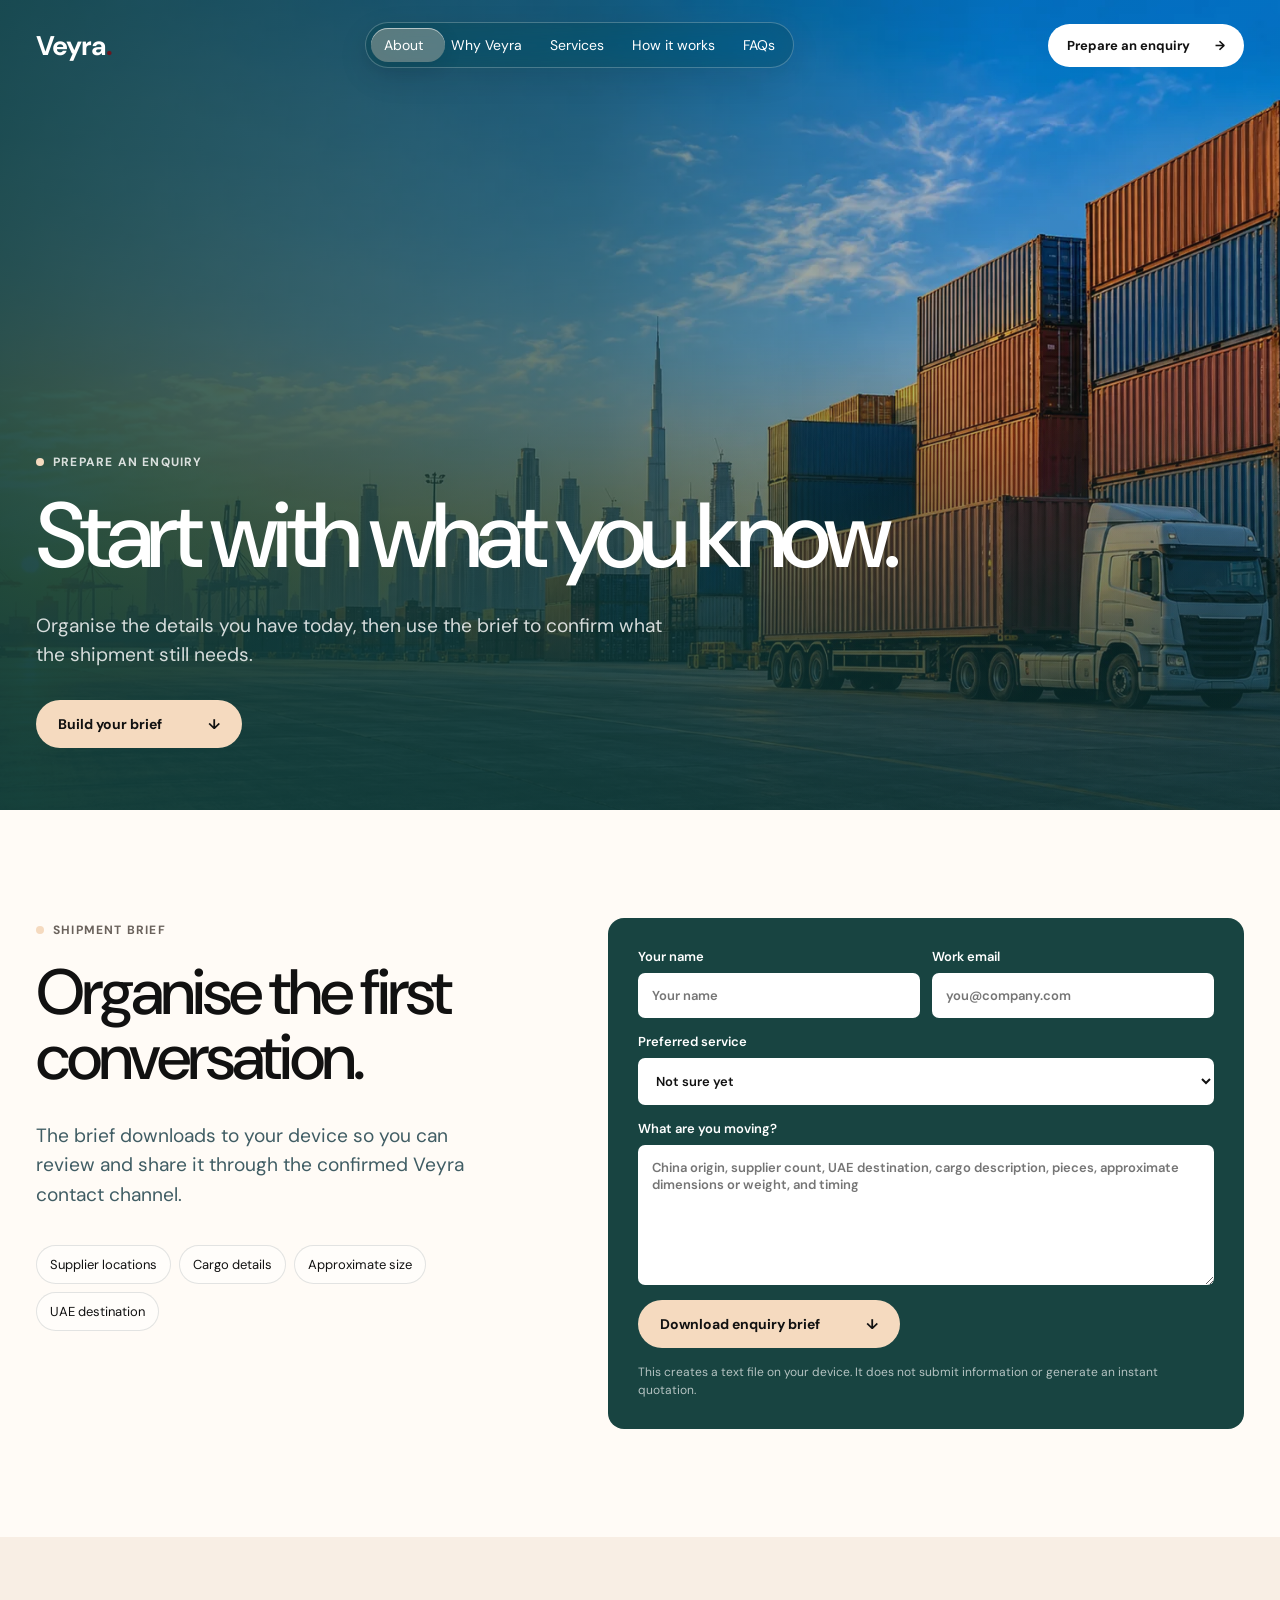
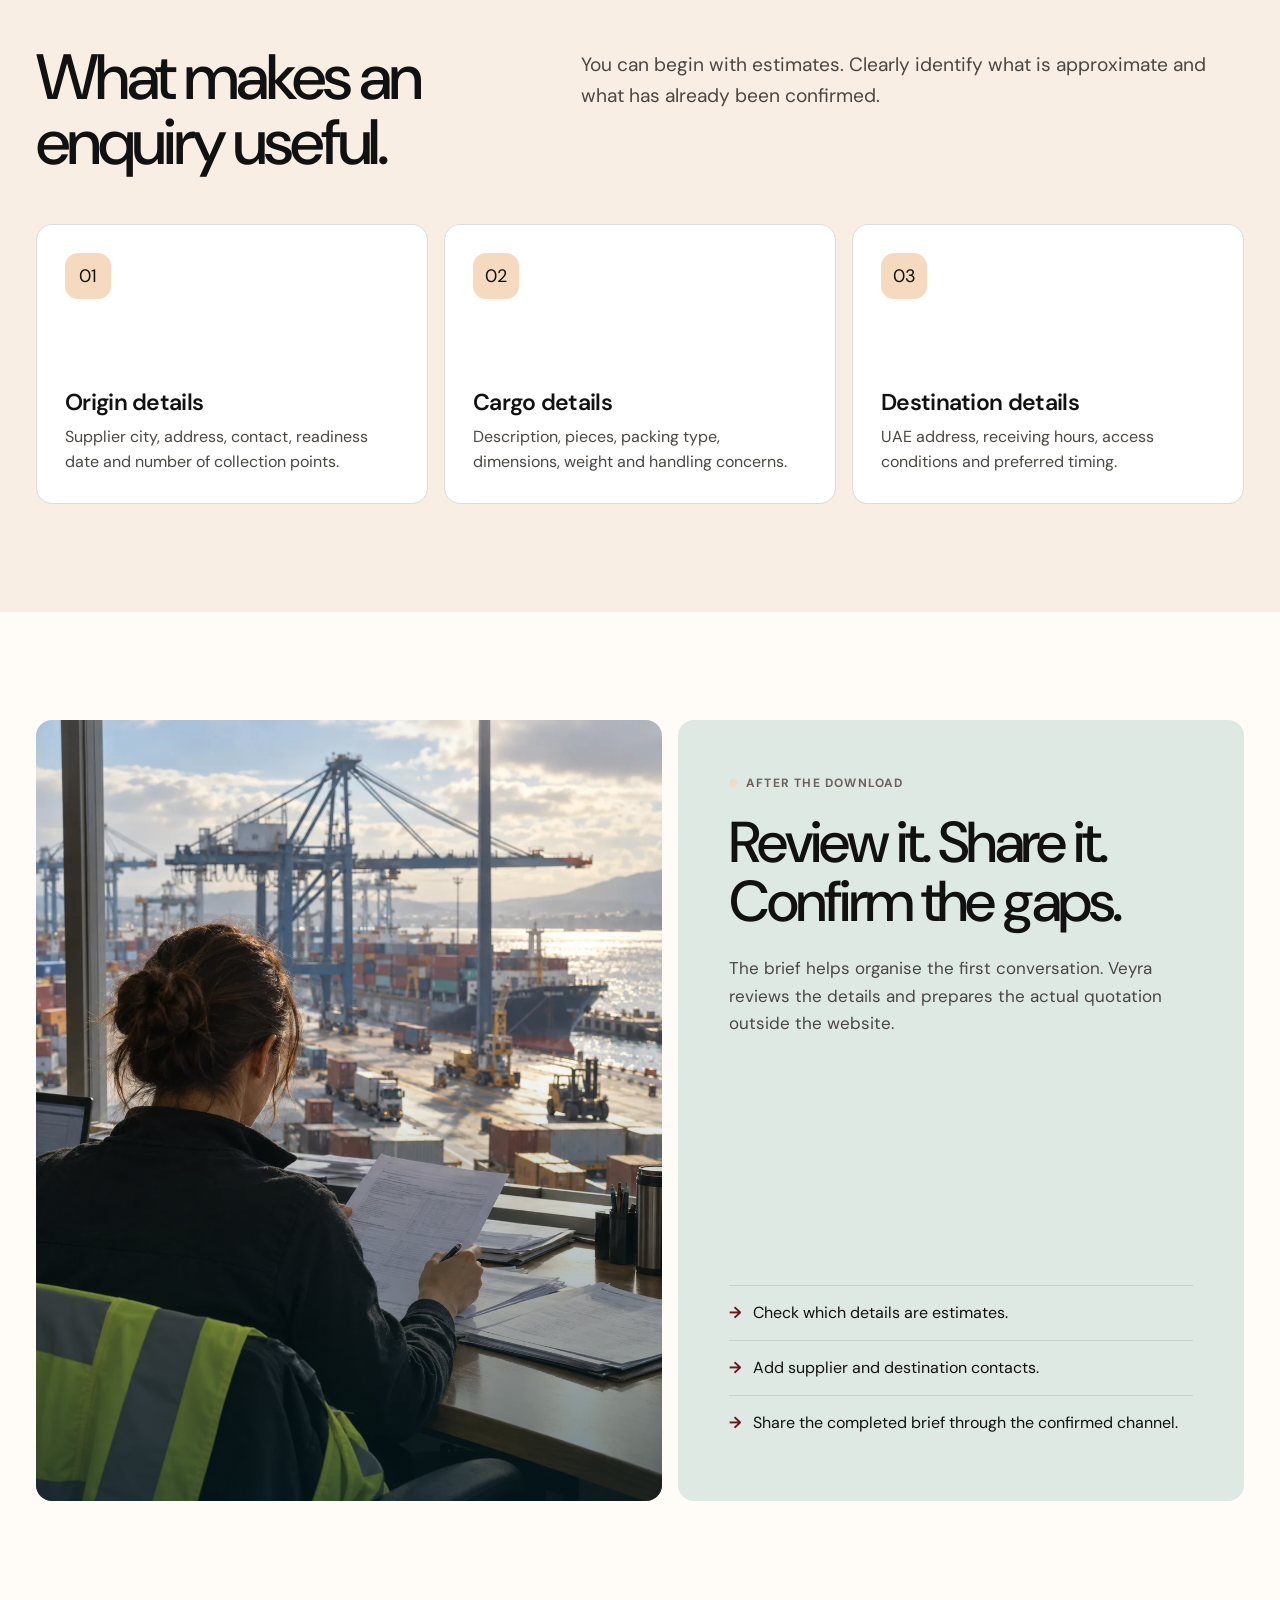
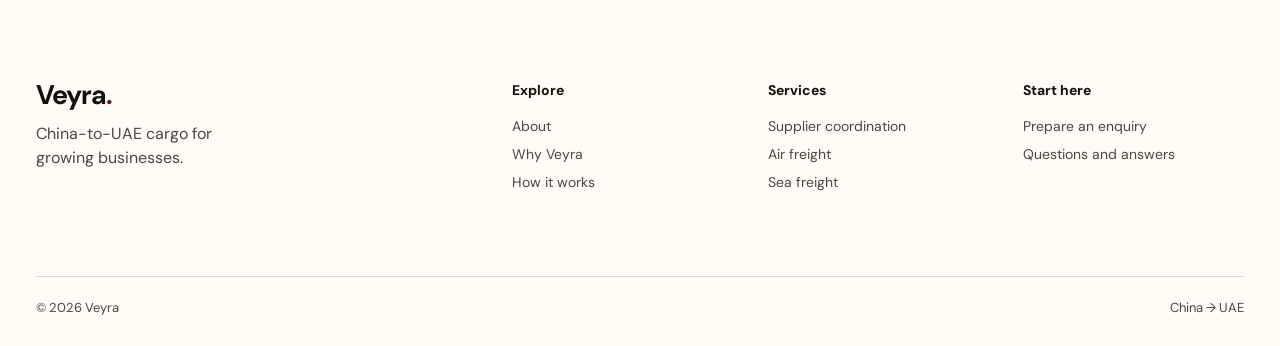
<file: enquiry.html>
<!doctype html>
<html lang="en">
<head>
  <meta charset="utf-8"><meta name="viewport" content="width=device-width,initial-scale=1"><meta name="description" content="Prepare your China-to-UAE cargo enquiry with supplier locations, cargo details, preferred service and UAE destination."><title>Prepare a shipment enquiry | Veyra</title>
  <link rel="preconnect" href="https://fonts.googleapis.com"><link rel="preconnect" href="https://fonts.gstatic.com" crossorigin><link href="https://fonts.googleapis.com/css2?family=DM+Sans:wght@400;500;600;700&display=swap" rel="stylesheet"><link rel="stylesheet" href="styles.css"><link rel="stylesheet" href="refinements.css"><link rel="stylesheet" href="pages.css"><link rel="stylesheet" href="palette-warm.css"><script src="vendor/gsap.min.js" defer></script><script src="vendor/ScrollTrigger.min.js" defer></script><script src="pages.js" defer></script>
</head>
<body class="inner-page page-enquiry">
  <header class="site-header"><div class="wrap nav"><a class="logo" href="index.html" aria-label="Veyra home">Veyra<span>.</span></a><button class="menu-toggle" type="button" aria-expanded="false" aria-controls="main-nav">Menu <span class="menu-lines" aria-hidden="true"></span></button><nav id="main-nav" class="nav-links" aria-label="Main navigation"><span class="nav-liquid" aria-hidden="true"></span><a href="about.html">About</a><a href="why-veyra.html">Why Veyra</a><a href="services.html">Services</a><a href="how-it-works.html">How it works</a><a href="faqs.html">FAQs</a></nav><a class="nav-action" href="enquiry.html">Prepare an enquiry <span aria-hidden="true">→</span></a></div></header>
  <main class="page-main">
    <section class="page-hero"><div class="wrap page-hero-grid"><div class="page-hero-copy"><span class="page-kicker" data-hero-reveal>Prepare an enquiry</span><h1 class="page-title" data-hero-reveal>Start with what you know.</h1><p class="page-lede" data-hero-reveal>Organise the details you have today, then use the brief to confirm what the shipment still needs.</p><div class="page-hero-actions" data-hero-reveal><a class="button button-lime" href="#enquiry-form">Build your brief <span>↓</span></a></div></div><figure class="page-hero-media"><img src="images/cta-yard.webp" alt="Cargo containers and handling equipment at a freight yard"></figure></div></section>
    <section class="page-section" id="enquiry-form"><div class="wrap enquiry-layout"><div><span class="page-kicker">Shipment brief</span><h2 class="page-section-title" data-text-reveal>Organise the first conversation.</h2><p class="page-lede" style="color:#405d64">The brief downloads to your device so you can review and share it through the confirmed Veyra contact channel.</p><ul class="chip-list"><li>Supplier locations</li><li>Cargo details</li><li>Approximate size</li><li>UAE destination</li></ul></div><form class="enquiry-form" data-enquiry-form><div class="form-row"><label>Your name<input name="name" autocomplete="name" required placeholder="Your name"></label><label>Work email<input name="email" type="email" autocomplete="email" required placeholder="you@company.com"></label></div><label>Preferred service<select name="service"><option value="Not sure yet">Not sure yet</option><option value="Supplier coordination">Supplier coordination</option><option value="Sea freight">Sea freight</option><option value="Air freight">Air freight</option><option value="UAE delivery">UAE delivery</option></select></label><label>What are you moving?<textarea name="details" required placeholder="China origin, supplier count, UAE destination, cargo description, pieces, approximate dimensions or weight, and timing"></textarea></label><button class="button button-lime" type="submit">Download enquiry brief <span>↓</span></button><p class="form-note-page">This creates a text file on your device. It does not submit information or generate an instant quotation.</p></form></div></section>
    <section class="page-section page-section--tint"><div class="wrap"><div class="page-intro"><h2 data-text-reveal>What makes an enquiry useful.</h2><p>You can begin with estimates. Clearly identify what is approximate and what has already been confirmed.</p></div><div class="card-grid" data-reveal-group><article class="info-card"><span class="info-card-icon">01</span><h3>Origin details</h3><p>Supplier city, address, contact, readiness date and number of collection points.</p></article><article class="info-card"><span class="info-card-icon">02</span><h3>Cargo details</h3><p>Description, pieces, packing type, dimensions, weight and handling concerns.</p></article><article class="info-card"><span class="info-card-icon">03</span><h3>Destination details</h3><p>UAE address, receiving hours, access conditions and preferred timing.</p></article></div></div></section>
    <section class="page-section"><div class="wrap story-split"><figure class="story-media"><img src="images/documents.webp" alt="Freight coordinator reviewing shipment documents"></figure><div class="story-panel"><div><span class="page-kicker">After the download</span><h2 data-text-reveal>Review it. Share it. Confirm the gaps.</h2><p>The brief helps organise the first conversation. Veyra reviews the details and prepares the actual quotation outside the website.</p></div><ol class="check-list"><li>Check which details are estimates.</li><li>Add supplier and destination contacts.</li><li>Share the completed brief through the confirmed channel.</li></ol></div></div></section>
  </main>
  <footer class="footer page-footer wrap"><div class="footer-grid"><div><a class="logo" href="index.html">Veyra<span>.</span></a><p>China-to-UAE cargo for growing businesses.</p></div><div><h3>Explore</h3><a href="about.html">About</a><a href="why-veyra.html">Why Veyra</a><a href="how-it-works.html">How it works</a></div><div><h3>Services</h3><a href="supplier-consolidation.html">Supplier coordination</a><a href="air-freight.html">Air freight</a><a href="sea-freight.html">Sea freight</a></div><div><h3>Start here</h3><a href="enquiry.html">Prepare an enquiry</a><a href="faqs.html">Questions and answers</a></div></div><div class="footer-bottom"><span>© 2026 Veyra</span><span>China → UAE</span></div></footer>
</body></html>
</file>
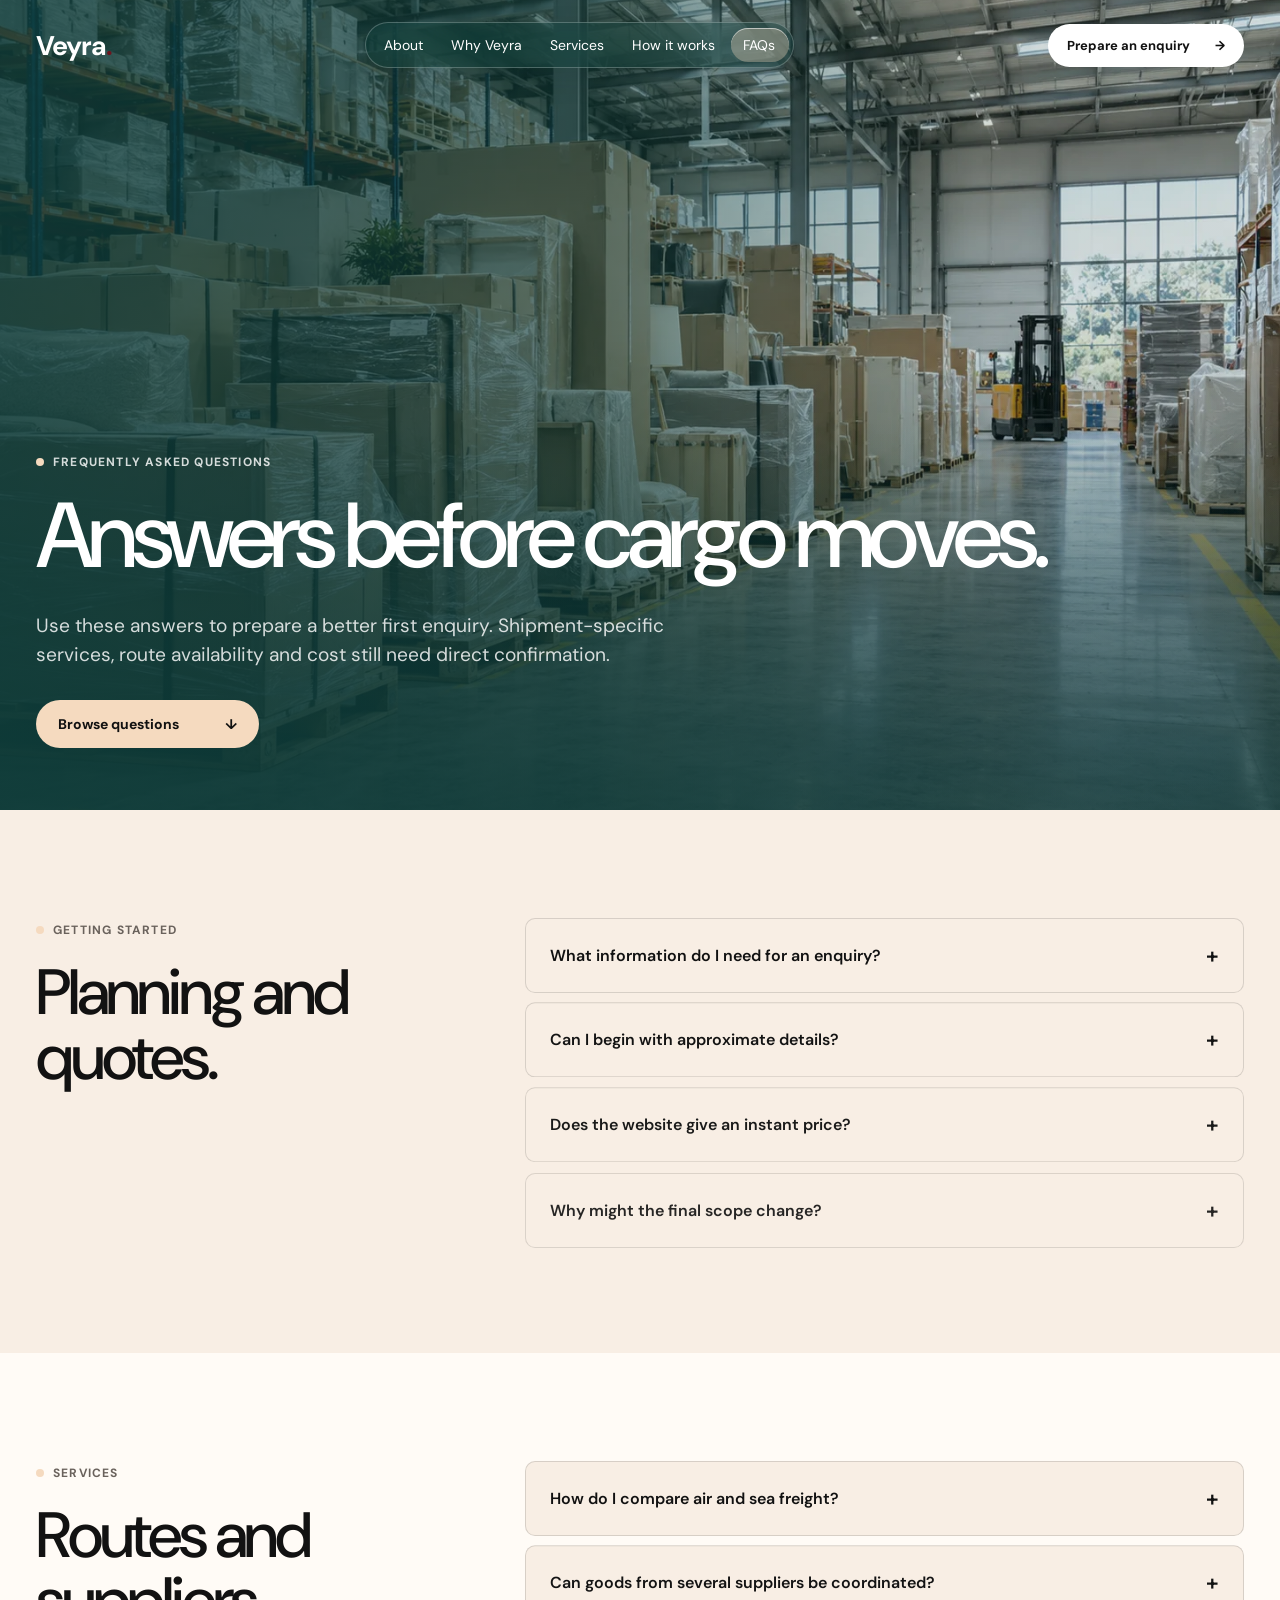
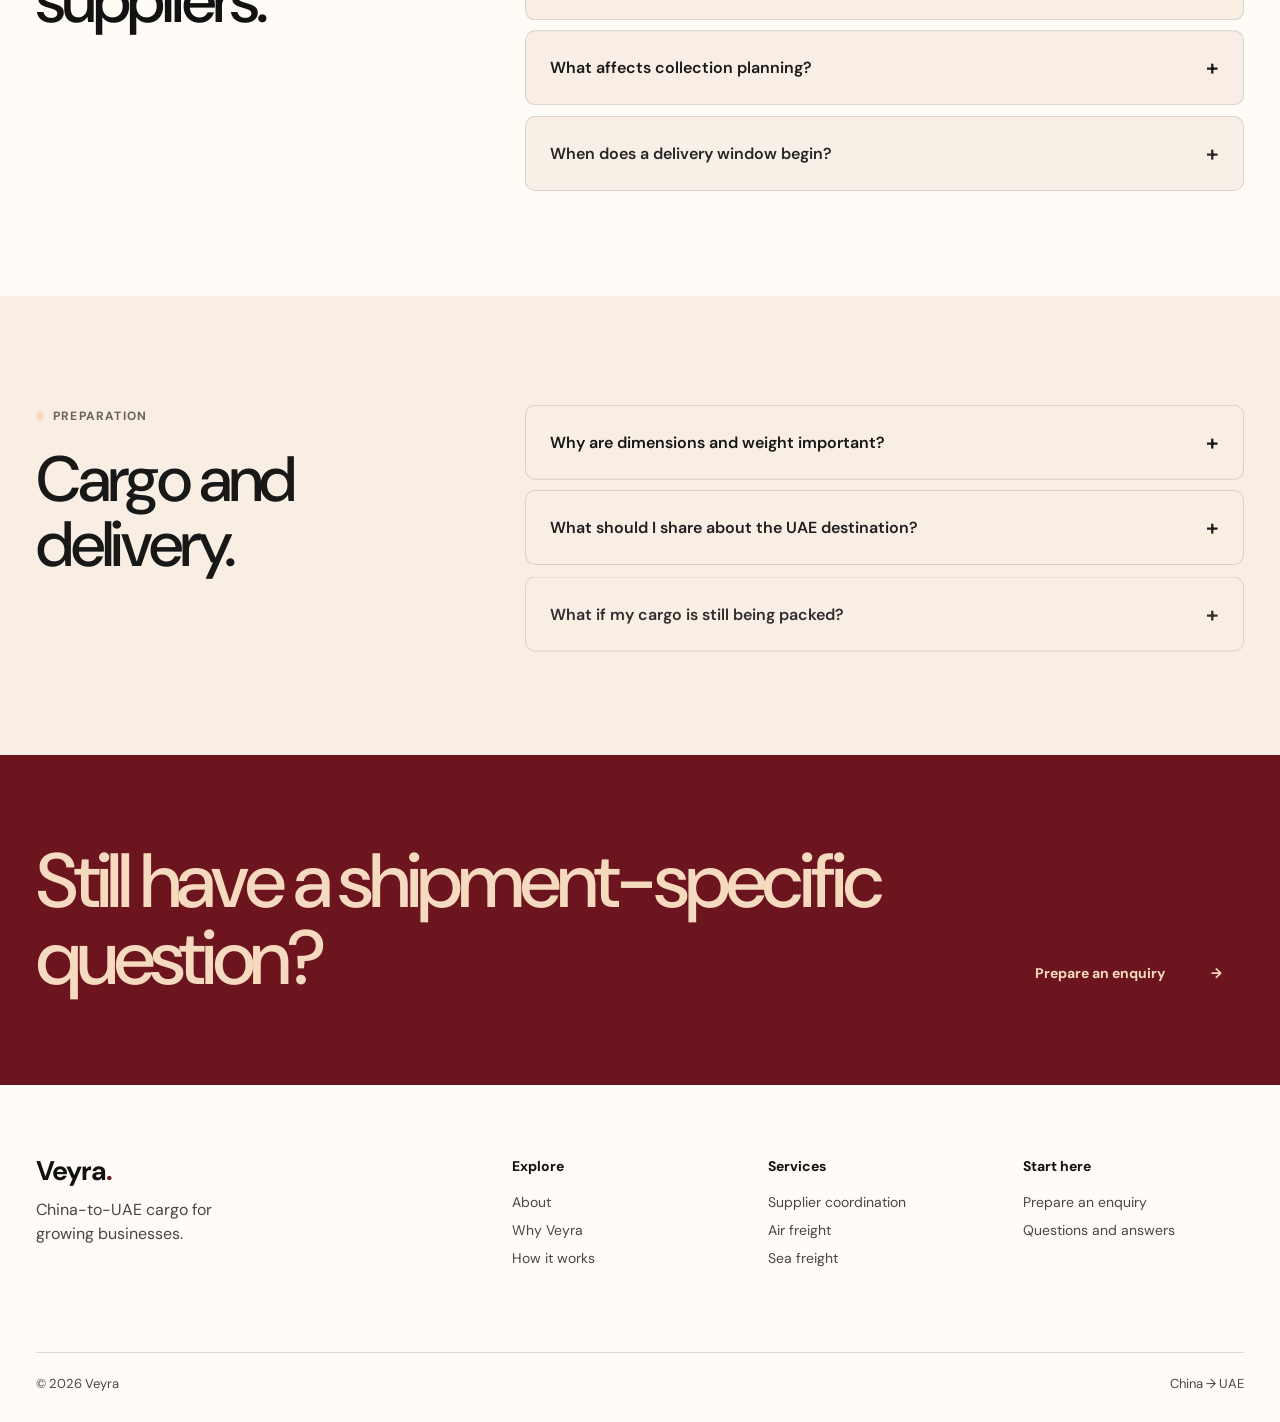
<file: faqs.html>
<!doctype html>
<html lang="en">
<head>
  <meta charset="utf-8"><meta name="viewport" content="width=device-width,initial-scale=1"><meta name="description" content="Answers to common questions about China-to-UAE cargo, supplier coordination, air and sea freight, quote preparation and delivery scope."><title>Frequently asked questions | Veyra</title>
  <link rel="preconnect" href="https://fonts.googleapis.com"><link rel="preconnect" href="https://fonts.gstatic.com" crossorigin><link href="https://fonts.googleapis.com/css2?family=DM+Sans:wght@400;500;600;700&display=swap" rel="stylesheet"><link rel="stylesheet" href="styles.css"><link rel="stylesheet" href="refinements.css"><link rel="stylesheet" href="pages.css"><link rel="stylesheet" href="palette-warm.css"><script src="vendor/gsap.min.js" defer></script><script src="vendor/ScrollTrigger.min.js" defer></script><script src="pages.js" defer></script>
</head>
<body class="inner-page page-faqs">
  <header class="site-header"><div class="wrap nav"><a class="logo" href="index.html" aria-label="Veyra home">Veyra<span>.</span></a><button class="menu-toggle" type="button" aria-expanded="false" aria-controls="main-nav">Menu <span class="menu-lines" aria-hidden="true"></span></button><nav id="main-nav" class="nav-links" aria-label="Main navigation"><span class="nav-liquid" aria-hidden="true"></span><a href="about.html">About</a><a href="why-veyra.html">Why Veyra</a><a href="services.html">Services</a><a href="how-it-works.html">How it works</a><a class="is-active" href="faqs.html">FAQs</a></nav><a class="nav-action" href="enquiry.html">Prepare an enquiry <span aria-hidden="true">→</span></a></div></header>
  <main class="page-main">
    <section class="page-hero"><div class="wrap page-hero-grid"><div class="page-hero-copy"><span class="page-kicker" data-hero-reveal>Frequently asked questions</span><h1 class="page-title" data-hero-reveal>Answers before cargo moves.</h1><p class="page-lede" data-hero-reveal>Use these answers to prepare a better first enquiry. Shipment-specific services, route availability and cost still need direct confirmation.</p><div class="page-hero-actions" data-hero-reveal><a class="button button-lime" href="#questions">Browse questions <span>↓</span></a></div></div><figure class="page-hero-media"><img src="images/homeware.webp" alt="Packed homeware stock ready for shipment"><figcaption class="page-hero-caption"><strong>Prepare first. Compare clearly.</strong><span>Plain-language guidance</span></figcaption></figure></div></section>
    <section class="page-section page-section--tint" id="questions"><div class="wrap detail-faq"><div><span class="page-kicker">Getting started</span><h2 class="page-section-title" data-text-reveal>Planning and quotes.</h2></div><div class="detail-faq-list" data-smooth-details data-reveal-group><details><summary>What information do I need for an enquiry?</summary><div class="detail-answer"><div class="detail-answer-inner"><p>Share the China origin, UAE destination, cargo description, supplier count, approximate pieces and dimensions or weight, plus your preferred timing.</p></div></div></details><details><summary>Can I begin with approximate details?</summary><div class="detail-answer"><div class="detail-answer-inner"><p>Yes. Approximate information can start the conversation. Confirmed measurements, cargo readiness and route details are still needed before approval.</p></div></div></details><details><summary>Does the website give an instant price?</summary><div class="detail-answer"><div class="detail-answer-inner"><p>No. The website helps you prepare the request. Veyra reviews the shipment and provides the customer-specific quotation directly.</p></div></div></details><details><summary>Why might the final scope change?</summary><div class="detail-answer"><div class="detail-answer-inner"><p>The scope can change when measurements, cargo details, supplier readiness, route availability or required handling differ from the initial information.</p></div></div></details></div></div></section>
    <section class="page-section"><div class="wrap detail-faq"><div><span class="page-kicker">Services</span><h2 class="page-section-title" data-text-reveal>Routes and suppliers.</h2></div><div class="detail-faq-list" data-smooth-details data-reveal-group><details><summary>How do I compare air and sea freight?</summary><div class="detail-answer"><div class="detail-answer-inner"><p>Compare urgency, cargo size, weight, dimensions, handling needs and the complete quoted scope. The suitable option depends on the confirmed shipment.</p></div></div></details><details><summary>Can goods from several suppliers be coordinated?</summary><div class="detail-answer"><div class="detail-answer-inner"><p>Share every supplier location, contact, readiness date and cargo list. Veyra can review whether coordinated collection and consolidation suit the shipment.</p></div></div></details><details><summary>What affects collection planning?</summary><div class="detail-answer"><div class="detail-answer-inner"><p>Supplier location, operating hours, cargo readiness, packaging, loading access and the number of collection points all matter.</p></div></div></details><details><summary>When does a delivery window begin?</summary><div class="detail-answer"><div class="detail-answer-inner"><p>Collection, consolidation, booking, international movement, clearance and final delivery each affect timing. Any proposed window should state its starting point.</p></div></div></details></div></div></section>
    <section class="page-section page-section--tint"><div class="wrap detail-faq"><div><span class="page-kicker">Preparation</span><h2 class="page-section-title" data-text-reveal>Cargo and delivery.</h2></div><div class="detail-faq-list" data-smooth-details data-reveal-group><details><summary>Why are dimensions and weight important?</summary><div class="detail-answer"><div class="detail-answer-inner"><p>They help determine space, handling and service suitability. Use packed dimensions where possible and identify which figures are estimates.</p></div></div></details><details><summary>What should I share about the UAE destination?</summary><div class="detail-answer"><div class="detail-answer-inner"><p>Provide the full address, destination type, receiving hours, vehicle access limits and the expected handover arrangement.</p></div></div></details><details><summary>What if my cargo is still being packed?</summary><div class="detail-answer"><div class="detail-answer-inner"><p>Share the current estimate and expected readiness date. Mark measurements as provisional so they can be confirmed before the final scope.</p></div></div></details></div></div></section>
    <section class="page-cta"><div class="wrap page-cta-inner"><h2>Still have a shipment-specific question?</h2><a class="button" href="enquiry.html">Prepare an enquiry <span>→</span></a></div></section>
  </main>
  <footer class="footer page-footer wrap"><div class="footer-grid"><div><a class="logo" href="index.html">Veyra<span>.</span></a><p>China-to-UAE cargo for growing businesses.</p></div><div><h3>Explore</h3><a href="about.html">About</a><a href="why-veyra.html">Why Veyra</a><a href="how-it-works.html">How it works</a></div><div><h3>Services</h3><a href="supplier-consolidation.html">Supplier coordination</a><a href="air-freight.html">Air freight</a><a href="sea-freight.html">Sea freight</a></div><div><h3>Start here</h3><a href="enquiry.html">Prepare an enquiry</a><a href="faqs.html">Questions and answers</a></div></div><div class="footer-bottom"><span>© 2026 Veyra</span><span>China → UAE</span></div></footer>
</body></html>
</file>
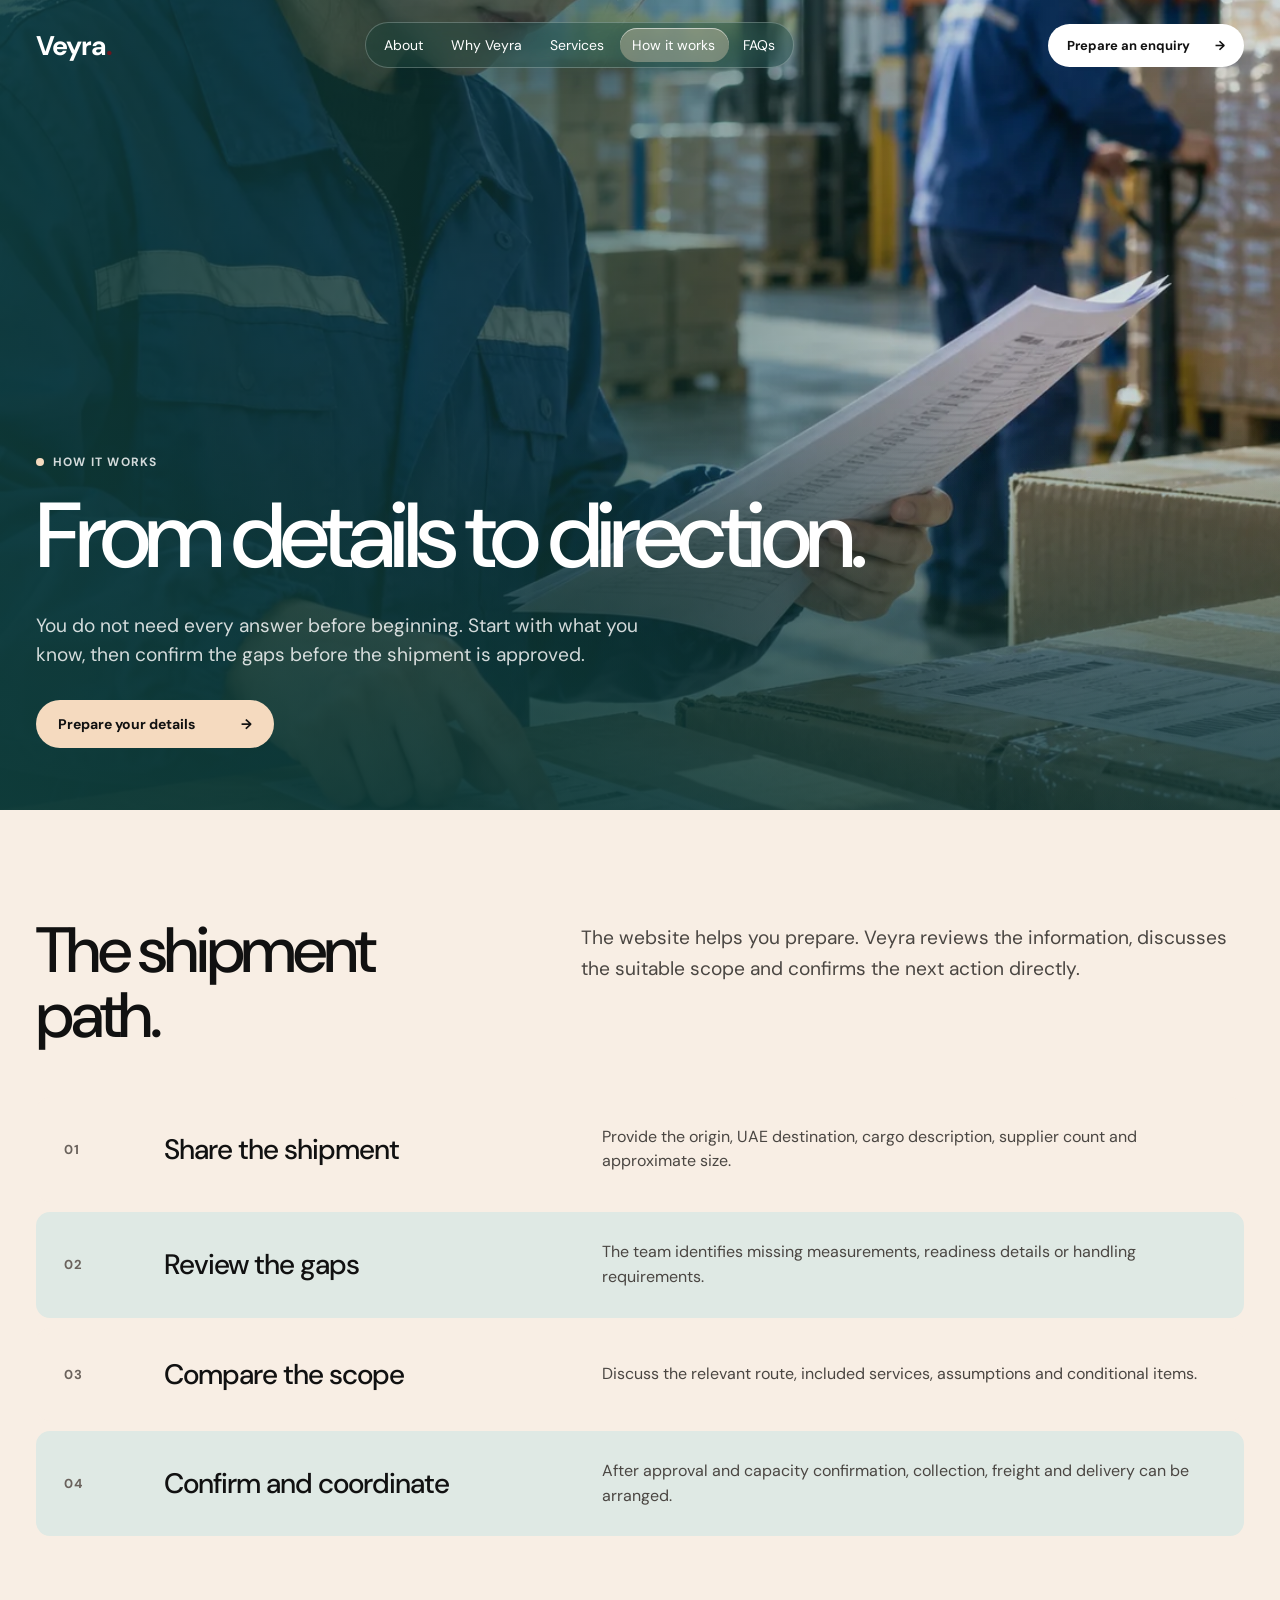
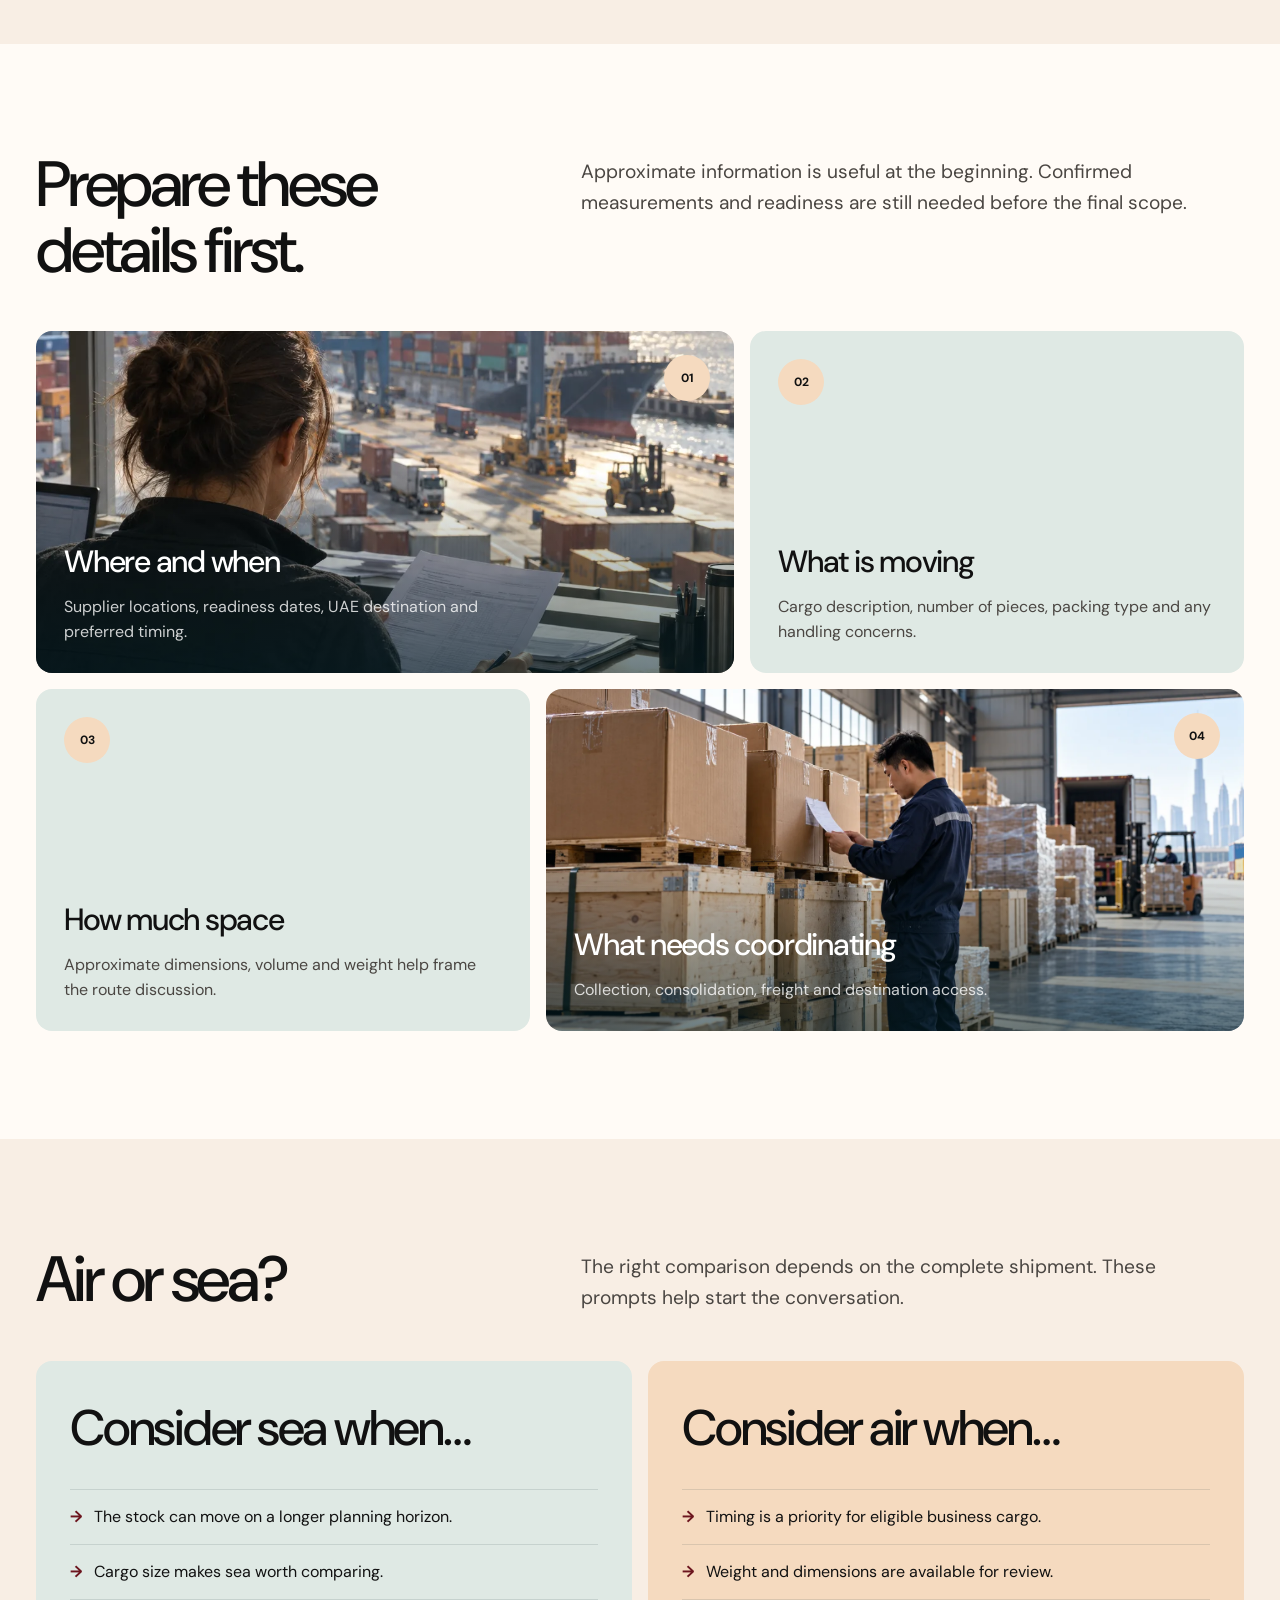
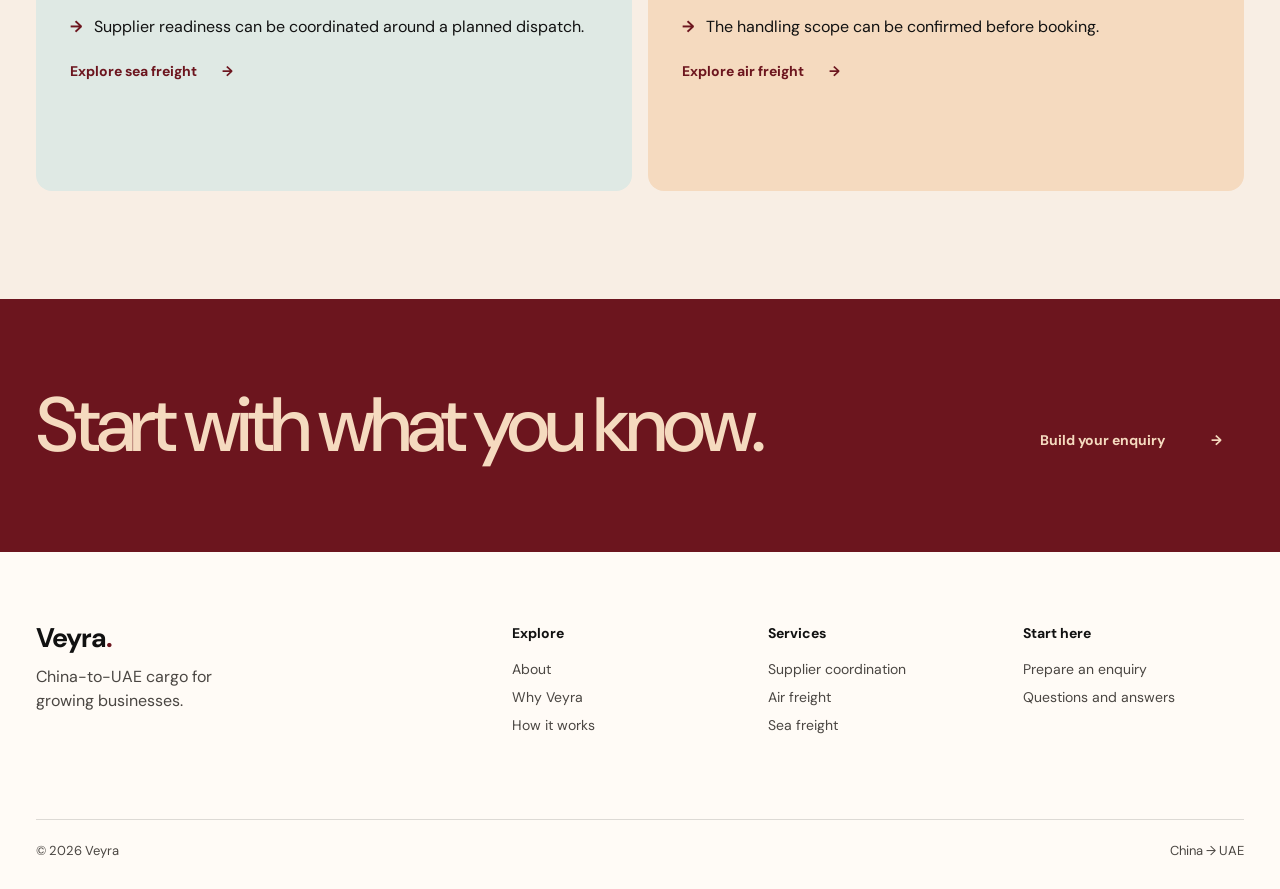
<file: how-it-works.html>
<!doctype html>
<html lang="en">
<head>
  <meta charset="utf-8"><meta name="viewport" content="width=device-width,initial-scale=1"><meta name="description" content="See how to prepare a China-to-UAE cargo enquiry, review the scope and move from shipment details to a confirmed plan with Veyra."><title>How it works — Prepare your shipment | Veyra</title>
  <link rel="preconnect" href="https://fonts.googleapis.com"><link rel="preconnect" href="https://fonts.gstatic.com" crossorigin><link href="https://fonts.googleapis.com/css2?family=DM+Sans:wght@400;500;600;700&display=swap" rel="stylesheet"><link rel="stylesheet" href="styles.css"><link rel="stylesheet" href="refinements.css"><link rel="stylesheet" href="pages.css"><link rel="stylesheet" href="palette-warm.css"><script src="vendor/gsap.min.js" defer></script><script src="vendor/ScrollTrigger.min.js" defer></script><script src="pages.js" defer></script>
</head>
<body class="inner-page page-process">
  <header class="site-header"><div class="wrap nav"><a class="logo" href="index.html" aria-label="Veyra home">Veyra<span>.</span></a><button class="menu-toggle" type="button" aria-expanded="false" aria-controls="main-nav">Menu <span class="menu-lines" aria-hidden="true"></span></button><nav id="main-nav" class="nav-links" aria-label="Main navigation"><span class="nav-liquid" aria-hidden="true"></span><a href="about.html">About</a><a href="why-veyra.html">Why Veyra</a><a href="services.html">Services</a><a class="is-active" href="how-it-works.html">How it works</a><a href="faqs.html">FAQs</a></nav><a class="nav-action" href="enquiry.html">Prepare an enquiry <span aria-hidden="true">→</span></a></div></header>
  <main class="page-main">
    <section class="page-hero"><div class="wrap page-hero-grid"><div class="page-hero-copy"><span class="page-kicker" data-hero-reveal>How it works</span><h1 class="page-title" data-hero-reveal>From details to direction.</h1><p class="page-lede" data-hero-reveal>You do not need every answer before beginning. Start with what you know, then confirm the gaps before the shipment is approved.</p><div class="page-hero-actions" data-hero-reveal><a class="button button-lime" href="enquiry.html">Prepare your details <span>→</span></a></div></div><figure class="page-hero-media"><img src="images/labels.webp" alt="Shipment labels and cargo documents being checked"><figcaption class="page-hero-caption"><strong>Useful information, in the right order.</strong><span>Four clear steps</span></figcaption></figure></div></section>
    <section class="page-section page-section--tint"><div class="wrap"><div class="page-intro"><h2 data-text-reveal>The shipment path.</h2><p>The website helps you prepare. Veyra reviews the information, discusses the suitable scope and confirms the next action directly.</p></div><div class="step-list" data-reveal-group><article class="step-row"><span class="step-index">01</span><h3>Share the shipment</h3><p>Provide the origin, UAE destination, cargo description, supplier count and approximate size.</p></article><article class="step-row"><span class="step-index">02</span><h3>Review the gaps</h3><p>The team identifies missing measurements, readiness details or handling requirements.</p></article><article class="step-row"><span class="step-index">03</span><h3>Compare the scope</h3><p>Discuss the relevant route, included services, assumptions and conditional items.</p></article><article class="step-row"><span class="step-index">04</span><h3>Confirm and coordinate</h3><p>After approval and capacity confirmation, collection, freight and delivery can be arranged.</p></article></div></div></section>
    <section class="page-section"><div class="wrap"><div class="page-intro"><h2 data-text-reveal>Prepare these details first.</h2><p>Approximate information is useful at the beginning. Confirmed measurements and readiness are still needed before the final scope.</p></div><div class="bento-grid" data-reveal-group><article class="bento-card bento-card--7 image-card"><img src="images/documents.webp" alt="Coordinator reviewing shipment information"><div class="bento-copy"><span class="bento-number">01</span><div><h3>Where and when</h3><p>Supplier locations, readiness dates, UAE destination and preferred timing.</p></div></div></article><article class="bento-card bento-card--5"><div class="bento-copy"><span class="bento-number">02</span><div><h3>What is moving</h3><p>Cargo description, number of pieces, packing type and any handling concerns.</p></div></div></article><article class="bento-card bento-card--5"><div class="bento-copy"><span class="bento-number">03</span><div><h3>How much space</h3><p>Approximate dimensions, volume and weight help frame the route discussion.</p></div></div></article><article class="bento-card bento-card--7 image-card"><img src="images/warehouse.webp" alt="Prepared cargo staged inside a warehouse"><div class="bento-copy"><span class="bento-number">04</span><div><h3>What needs coordinating</h3><p>Collection, consolidation, freight and destination access.</p></div></div></article></div></div></section>
    <section class="page-section page-section--tint"><div class="wrap"><div class="page-intro"><h2 data-text-reveal>Air or sea?</h2><p>The right comparison depends on the complete shipment. These prompts help start the conversation.</p></div><div class="comparison-grid" data-reveal-group><article class="comparison-card"><h3>Consider sea when…</h3><ul class="check-list"><li>The stock can move on a longer planning horizon.</li><li>Cargo size makes sea worth comparing.</li><li>Supplier readiness can be coordinated around a planned dispatch.</li></ul><a class="text-link" href="sea-freight.html">Explore sea freight <span>→</span></a></article><article class="comparison-card"><h3>Consider air when…</h3><ul class="check-list"><li>Timing is a priority for eligible business cargo.</li><li>Weight and dimensions are available for review.</li><li>The handling scope can be confirmed before booking.</li></ul><a class="text-link" href="air-freight.html">Explore air freight <span>→</span></a></article></div></div></section>
    <section class="page-cta"><div class="wrap page-cta-inner"><h2>Start with what you know.</h2><a class="button" href="enquiry.html">Build your enquiry <span>→</span></a></div></section>
  </main>
  <footer class="footer page-footer wrap"><div class="footer-grid"><div><a class="logo" href="index.html">Veyra<span>.</span></a><p>China-to-UAE cargo for growing businesses.</p></div><div><h3>Explore</h3><a href="about.html">About</a><a href="why-veyra.html">Why Veyra</a><a href="how-it-works.html">How it works</a></div><div><h3>Services</h3><a href="supplier-consolidation.html">Supplier coordination</a><a href="air-freight.html">Air freight</a><a href="sea-freight.html">Sea freight</a></div><div><h3>Start here</h3><a href="enquiry.html">Prepare an enquiry</a><a href="faqs.html">Questions and answers</a></div></div><div class="footer-bottom"><span>© 2026 Veyra</span><span>China → UAE</span></div></footer>
</body></html>
</file>
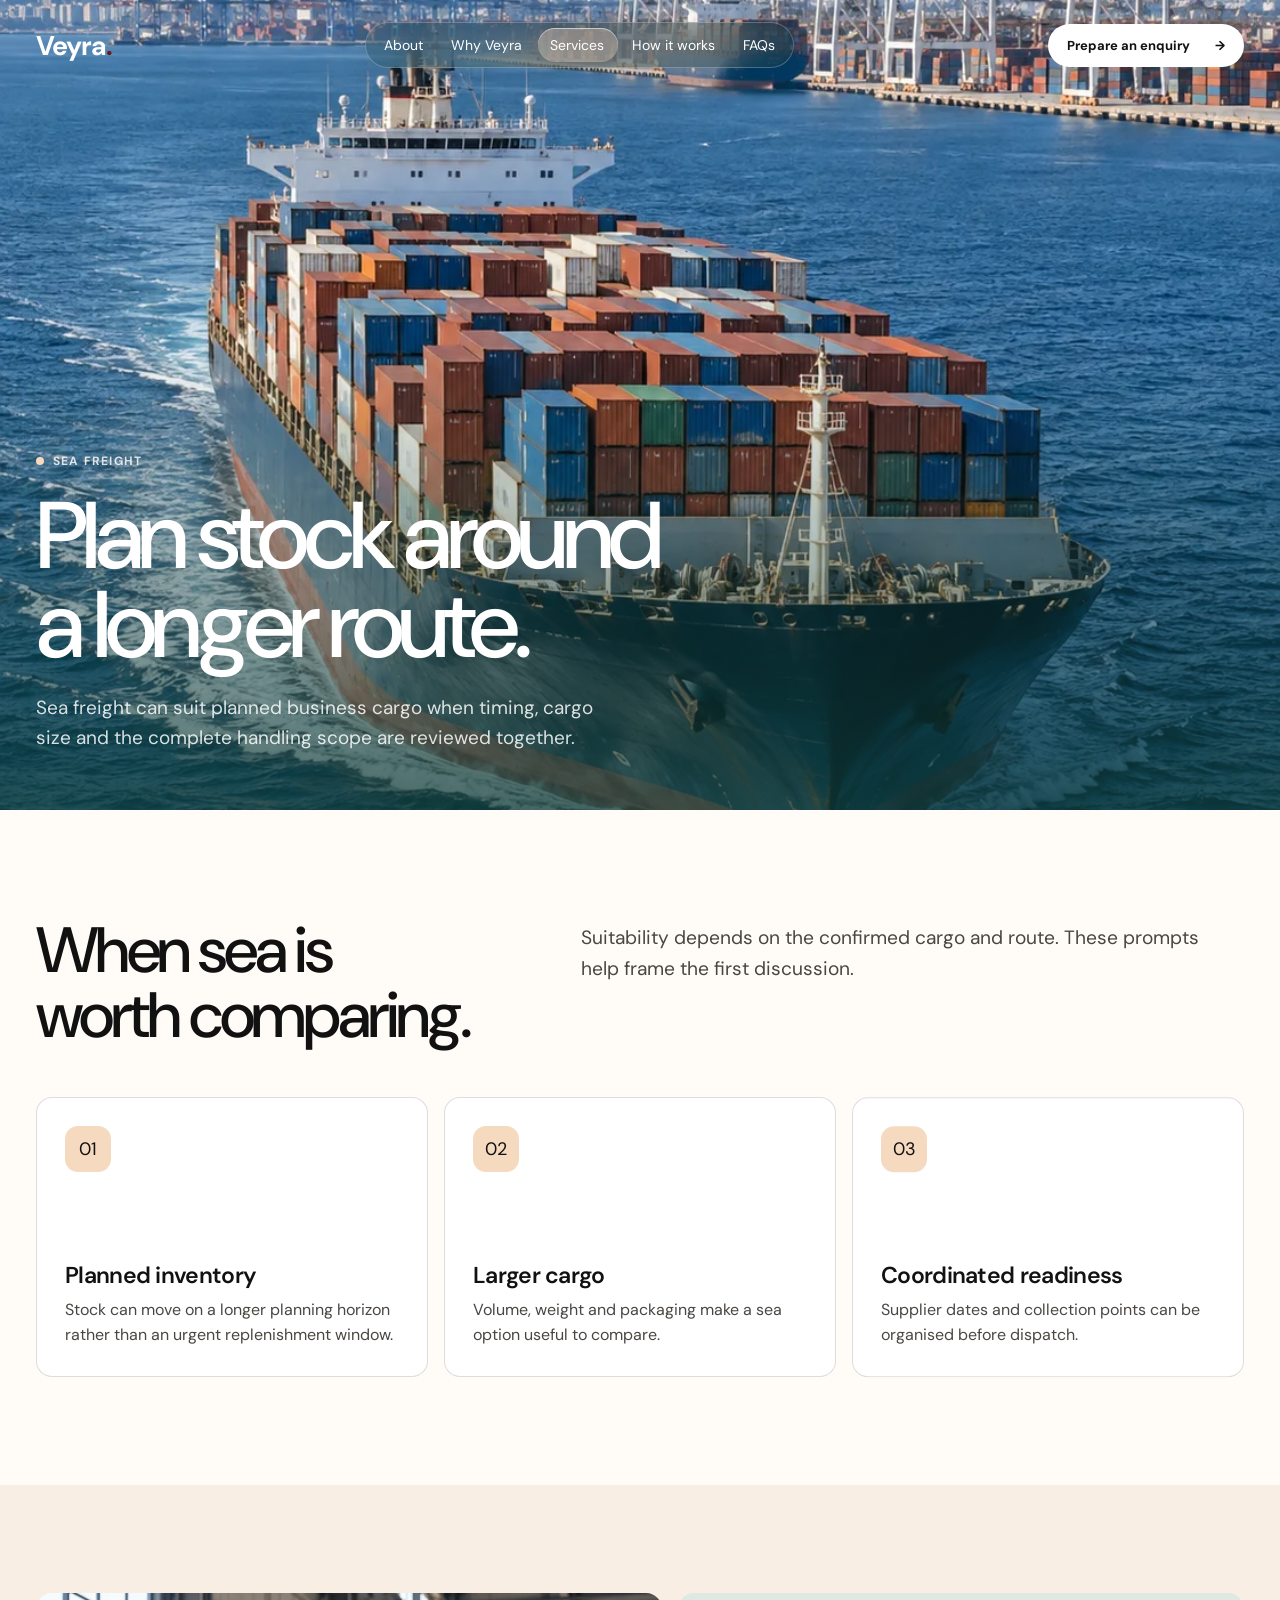
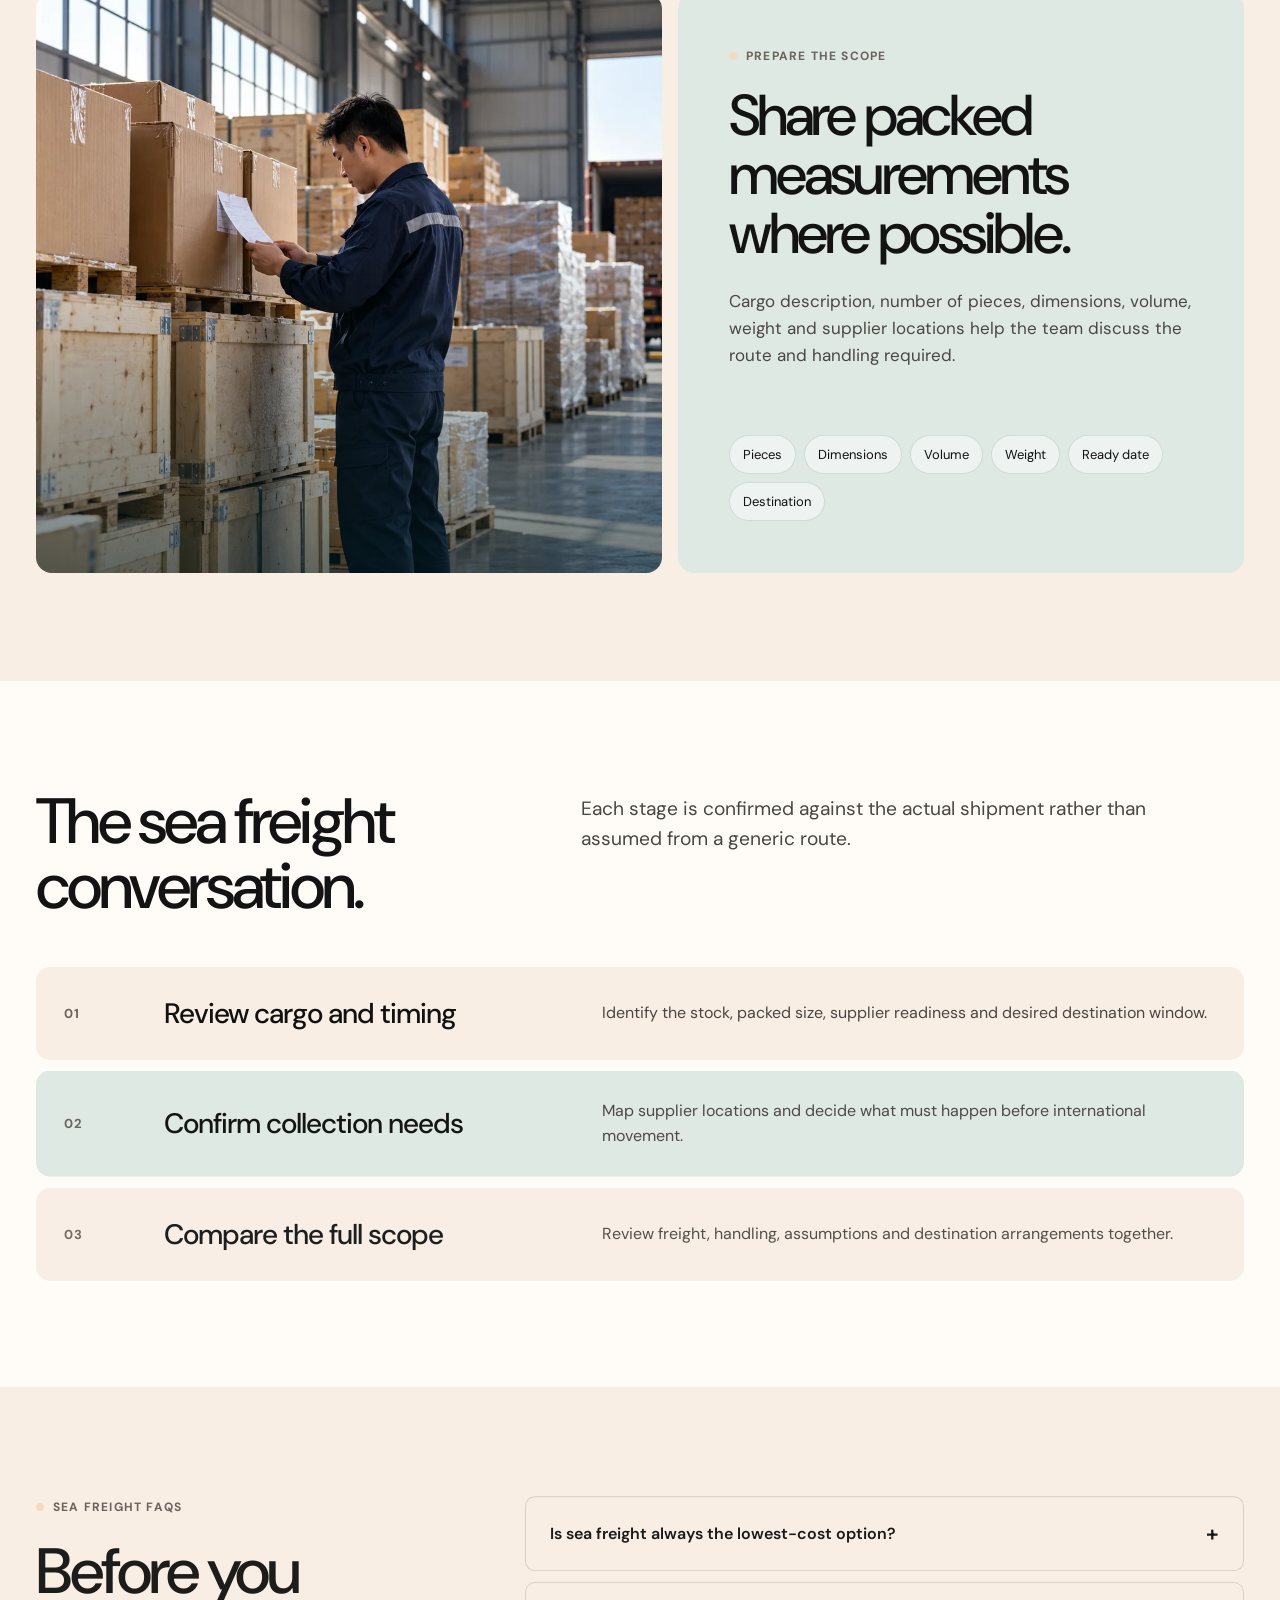
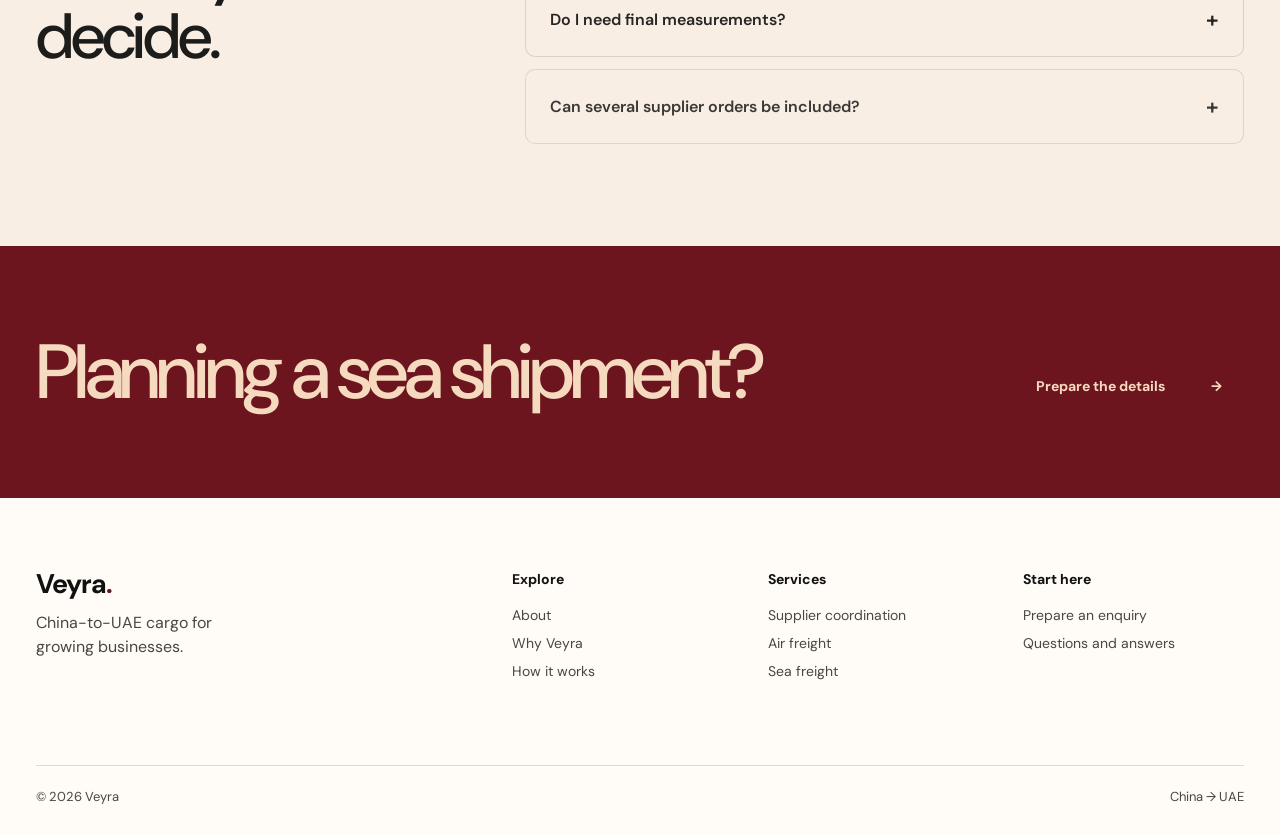
<file: sea-freight.html>
<!doctype html>
<html lang="en">
<head>
  <meta charset="utf-8"><meta name="viewport" content="width=device-width,initial-scale=1"><meta name="description" content="Understand sea freight suitability, preparation and quote factors for China-to-UAE business cargo with Veyra."><title>Sea freight from China to the UAE | Veyra</title>
  <link rel="preconnect" href="https://fonts.googleapis.com"><link rel="preconnect" href="https://fonts.gstatic.com" crossorigin><link href="https://fonts.googleapis.com/css2?family=DM+Sans:wght@400;500;600;700&display=swap" rel="stylesheet"><link rel="stylesheet" href="styles.css"><link rel="stylesheet" href="refinements.css"><link rel="stylesheet" href="pages.css"><link rel="stylesheet" href="palette-warm.css"><script src="vendor/gsap.min.js" defer></script><script src="vendor/ScrollTrigger.min.js" defer></script><script src="pages.js" defer></script>
</head>
<body class="inner-page page-service-detail">
  <header class="site-header"><div class="wrap nav"><a class="logo" href="index.html" aria-label="Veyra home">Veyra<span>.</span></a><button class="menu-toggle" type="button" aria-expanded="false" aria-controls="main-nav">Menu <span class="menu-lines" aria-hidden="true"></span></button><nav id="main-nav" class="nav-links" aria-label="Main navigation"><span class="nav-liquid" aria-hidden="true"></span><a href="about.html">About</a><a href="why-veyra.html">Why Veyra</a><a class="is-active" href="services.html">Services</a><a href="how-it-works.html">How it works</a><a href="faqs.html">FAQs</a></nav><a class="nav-action" href="enquiry.html">Prepare an enquiry <span>→</span></a></div></header>
  <main class="page-main">
    <section class="service-detail-hero"><img src="images/port.webp" alt="Container ship moving through a working port"><div class="wrap service-detail-copy"><span class="page-kicker" data-hero-reveal>Sea freight</span><h1 data-hero-reveal>Plan stock around a longer route.</h1><p data-hero-reveal>Sea freight can suit planned business cargo when timing, cargo size and the complete handling scope are reviewed together.</p></div></section>
    <section class="page-section"><div class="wrap"><div class="page-intro"><h2 data-text-reveal>When sea is worth comparing.</h2><p>Suitability depends on the confirmed cargo and route. These prompts help frame the first discussion.</p></div><div class="card-grid" data-reveal-group><article class="info-card"><span class="info-card-icon">01</span><h3>Planned inventory</h3><p>Stock can move on a longer planning horizon rather than an urgent replenishment window.</p></article><article class="info-card"><span class="info-card-icon">02</span><h3>Larger cargo</h3><p>Volume, weight and packaging make a sea option useful to compare.</p></article><article class="info-card"><span class="info-card-icon">03</span><h3>Coordinated readiness</h3><p>Supplier dates and collection points can be organised before dispatch.</p></article></div></div></section>
    <section class="page-section page-section--tint"><div class="wrap story-split"><figure class="story-media"><img src="images/warehouse.webp" alt="Business cargo staged inside a warehouse"></figure><div class="story-panel"><div><span class="page-kicker">Prepare the scope</span><h2 data-text-reveal>Share packed measurements where possible.</h2><p>Cargo description, number of pieces, dimensions, volume, weight and supplier locations help the team discuss the route and handling required.</p></div><ul class="chip-list"><li>Pieces</li><li>Dimensions</li><li>Volume</li><li>Weight</li><li>Ready date</li><li>Destination</li></ul></div></div></section>
    <section class="page-section"><div class="wrap"><div class="page-intro"><h2 data-text-reveal>The sea freight conversation.</h2><p>Each stage is confirmed against the actual shipment rather than assumed from a generic route.</p></div><div class="step-list" data-reveal-group><article class="step-row"><span class="step-index">01</span><h3>Review cargo and timing</h3><p>Identify the stock, packed size, supplier readiness and desired destination window.</p></article><article class="step-row"><span class="step-index">02</span><h3>Confirm collection needs</h3><p>Map supplier locations and decide what must happen before international movement.</p></article><article class="step-row"><span class="step-index">03</span><h3>Compare the full scope</h3><p>Review freight, handling, assumptions and destination arrangements together.</p></article></div></div></section>
    <section class="page-section page-section--tint"><div class="wrap detail-faq"><div><span class="page-kicker">Sea freight FAQs</span><h2 class="page-section-title" data-text-reveal>Before you decide.</h2></div><div class="detail-faq-list" data-smooth-details data-reveal-group><details><summary>Is sea freight always the lowest-cost option?</summary><div class="detail-answer"><div class="detail-answer-inner"><p>The useful comparison is the complete shipment scope. Cargo size, route, collection, handling and delivery requirements all affect the quotation.</p></div></div></details><details><summary>Do I need final measurements?</summary><div class="detail-answer"><div class="detail-answer-inner"><p>Estimates can begin the enquiry, but packed measurements and weight should be confirmed before the final scope.</p></div></div></details><details><summary>Can several supplier orders be included?</summary><div class="detail-answer"><div class="detail-answer-inner"><p>Share every supplier location and readiness date so Veyra can review whether coordinated collection and consolidation are suitable.</p></div></div></details></div></div></section>
    <section class="page-cta"><div class="wrap page-cta-inner"><h2>Planning a sea shipment?</h2><a class="button" href="enquiry.html">Prepare the details <span>→</span></a></div></section>
  </main>
  <footer class="footer page-footer wrap"><div class="footer-grid"><div><a class="logo" href="index.html">Veyra<span>.</span></a><p>China-to-UAE cargo for growing businesses.</p></div><div><h3>Explore</h3><a href="about.html">About</a><a href="why-veyra.html">Why Veyra</a><a href="how-it-works.html">How it works</a></div><div><h3>Services</h3><a href="supplier-consolidation.html">Supplier coordination</a><a href="air-freight.html">Air freight</a><a href="sea-freight.html">Sea freight</a></div><div><h3>Start here</h3><a href="enquiry.html">Prepare an enquiry</a><a href="faqs.html">Questions and answers</a></div></div><div class="footer-bottom"><span>© 2026 Veyra</span><span>China → UAE</span></div></footer>
</body></html>
</file>
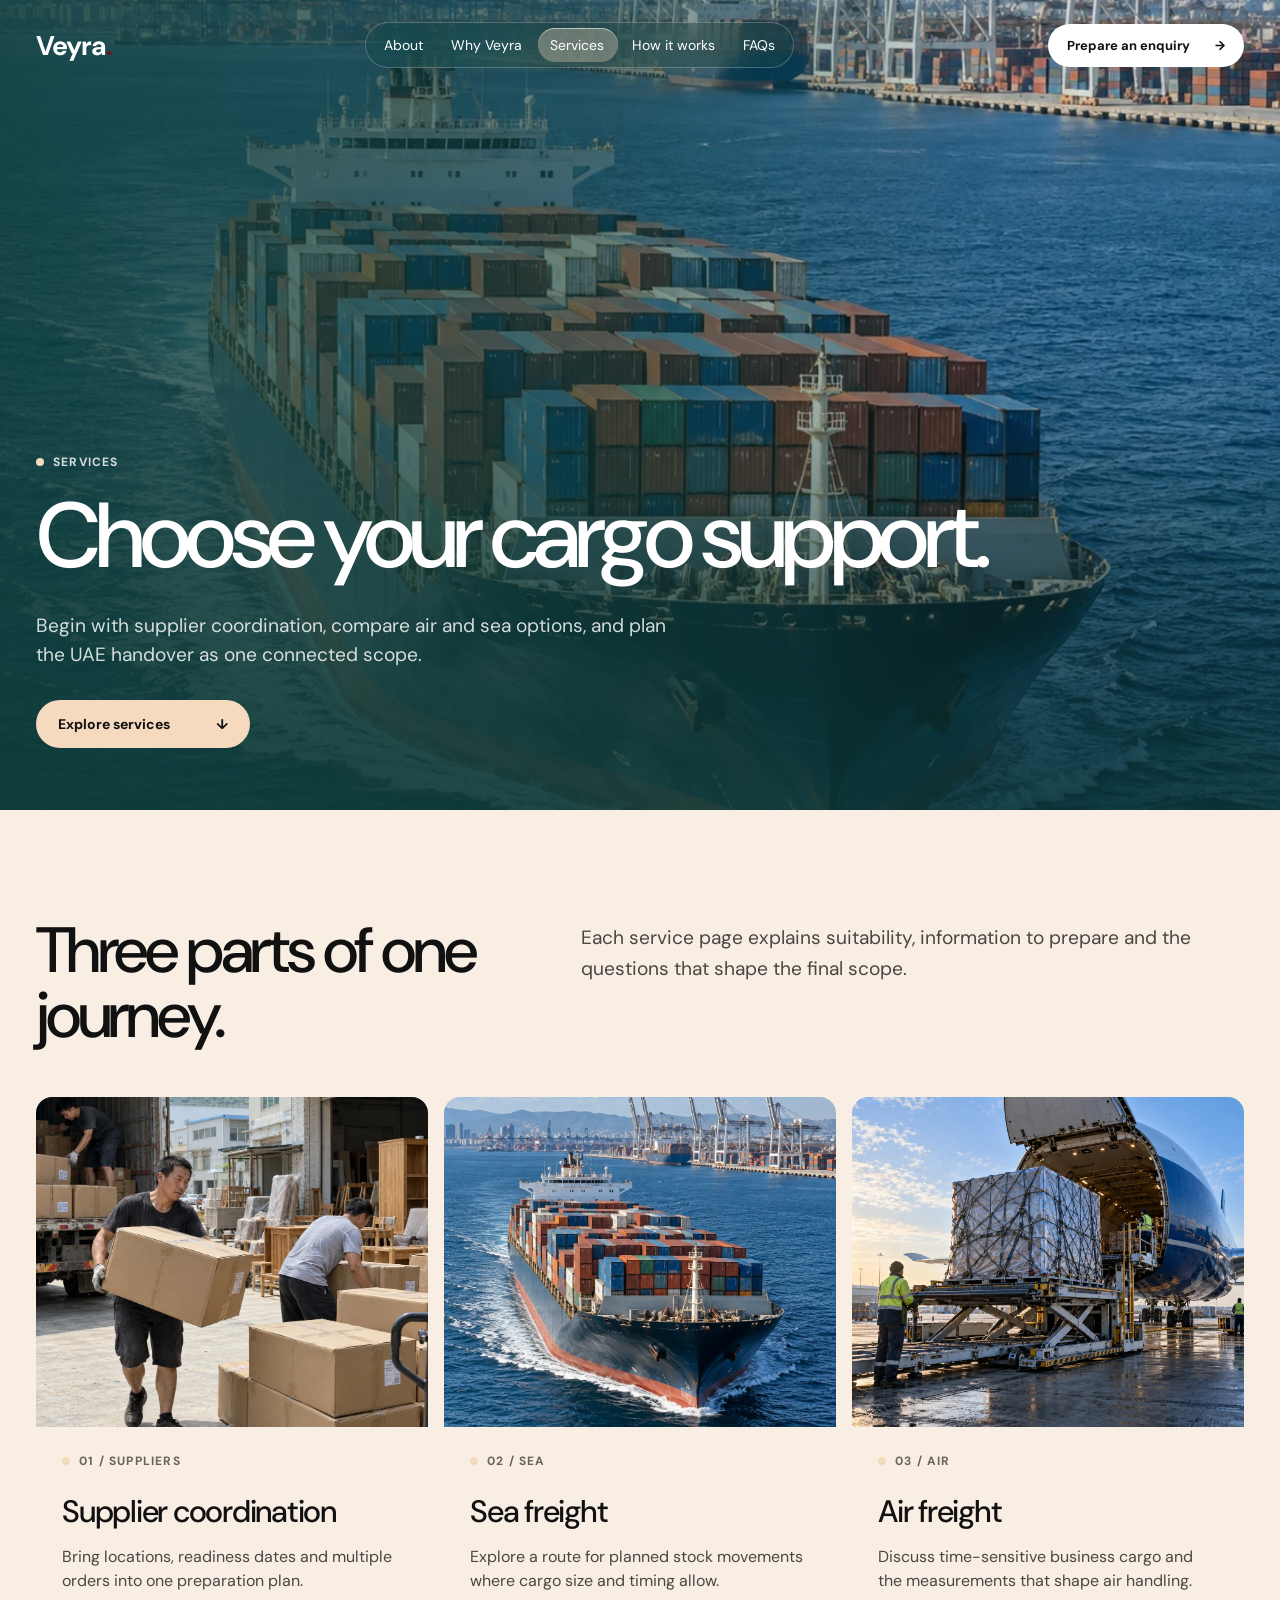
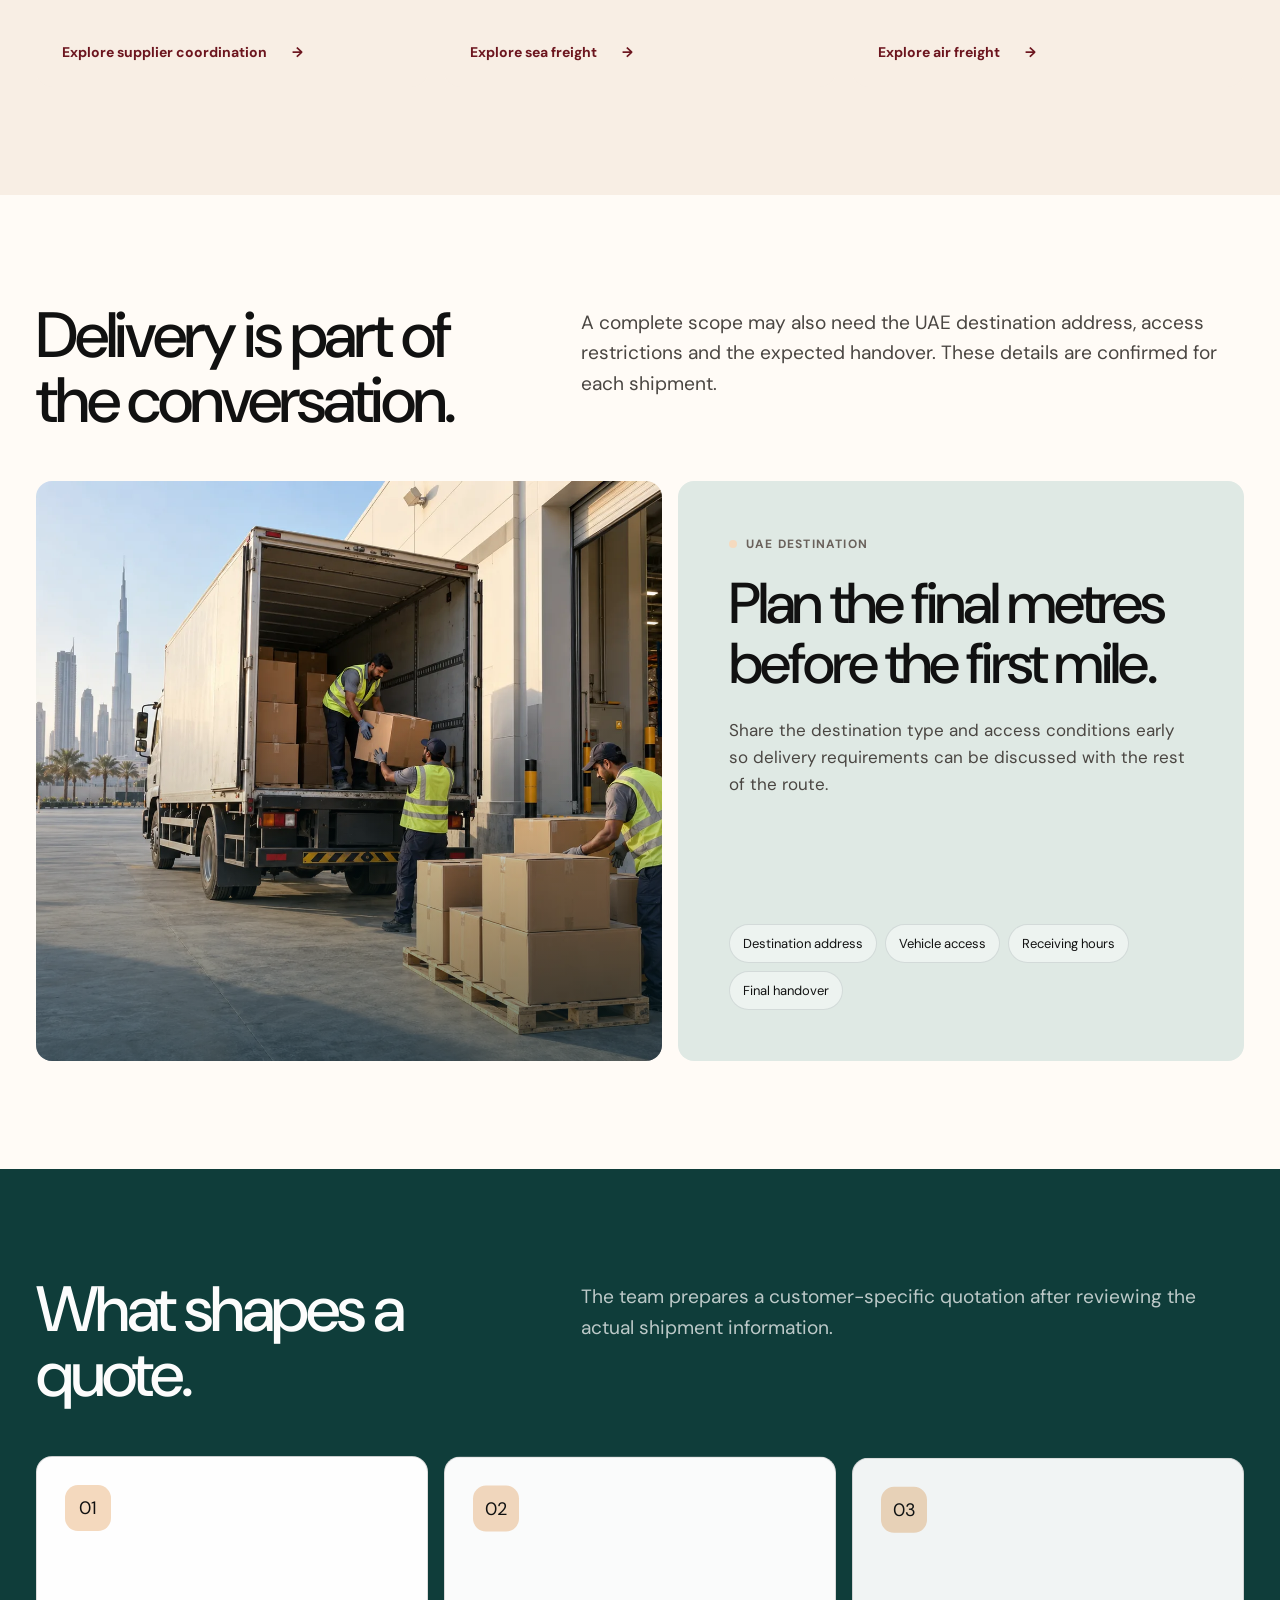
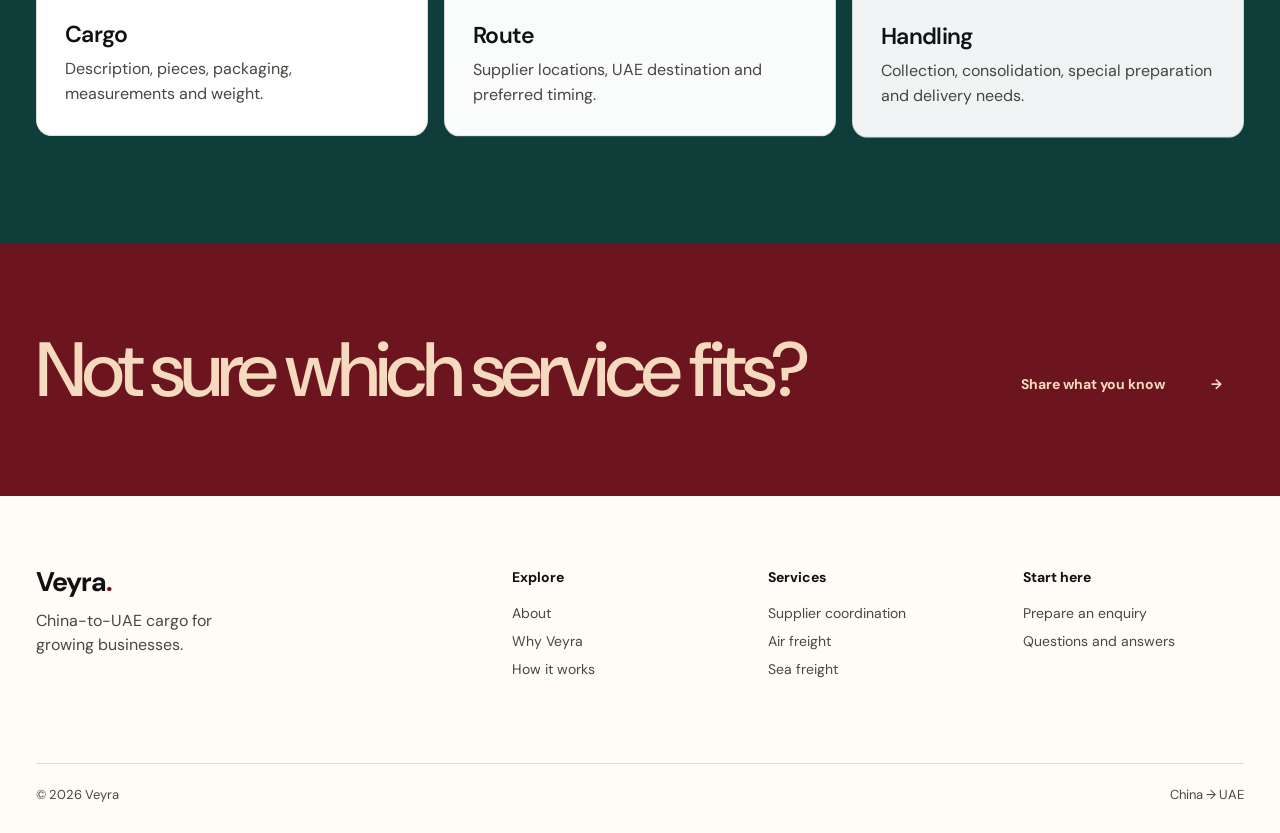
<file: services.html>
<!doctype html>
<html lang="en">
<head>
  <meta charset="utf-8"><meta name="viewport" content="width=device-width,initial-scale=1"><meta name="description" content="Explore Veyra supplier coordination, sea freight, air freight and UAE delivery support for China-to-UAE business cargo."><title>Services — China-to-UAE business cargo | Veyra</title>
  <link rel="preconnect" href="https://fonts.googleapis.com"><link rel="preconnect" href="https://fonts.gstatic.com" crossorigin><link href="https://fonts.googleapis.com/css2?family=DM+Sans:wght@400;500;600;700&display=swap" rel="stylesheet"><link rel="stylesheet" href="styles.css"><link rel="stylesheet" href="refinements.css"><link rel="stylesheet" href="pages.css"><link rel="stylesheet" href="palette-warm.css"><script src="vendor/gsap.min.js" defer></script><script src="vendor/ScrollTrigger.min.js" defer></script><script src="pages.js" defer></script>
</head>
<body class="inner-page page-services">
  <header class="site-header"><div class="wrap nav"><a class="logo" href="index.html" aria-label="Veyra home">Veyra<span>.</span></a><button class="menu-toggle" type="button" aria-expanded="false" aria-controls="main-nav">Menu <span class="menu-lines" aria-hidden="true"></span></button><nav id="main-nav" class="nav-links" aria-label="Main navigation"><span class="nav-liquid" aria-hidden="true"></span><a href="about.html">About</a><a href="why-veyra.html">Why Veyra</a><a class="is-active" href="services.html">Services</a><a href="how-it-works.html">How it works</a><a href="faqs.html">FAQs</a></nav><a class="nav-action" href="enquiry.html">Prepare an enquiry <span aria-hidden="true">→</span></a></div></header>
  <main class="page-main">
    <section class="page-hero"><div class="wrap page-hero-grid"><div class="page-hero-copy"><span class="page-kicker" data-hero-reveal>Services</span><h1 class="page-title" data-hero-reveal>Choose your cargo support.</h1><p class="page-lede" data-hero-reveal>Begin with supplier coordination, compare air and sea options, and plan the UAE handover as one connected scope.</p><div class="page-hero-actions" data-hero-reveal><a class="button button-lime" href="#service-list">Explore services <span>↓</span></a></div></div><figure class="page-hero-media"><img src="images/port.webp" alt="Container vessel moving through a working port"><figcaption class="page-hero-caption"><strong>From supplier readiness to destination access.</strong><span>Service overview</span></figcaption></figure></div></section>
    <section class="page-section page-section--tint" id="service-list"><div class="wrap"><div class="page-intro"><h2 data-text-reveal>Three parts of one journey.</h2><p>Each service page explains suitability, information to prepare and the questions that shape the final scope.</p></div><div class="service-directory" data-reveal-group><a class="directory-card" href="supplier-consolidation.html"><figure><img src="images/supplier.webp" alt="Workers preparing supplier cargo"></figure><div class="directory-card-body"><span class="page-kicker">01 / Suppliers</span><h2>Supplier coordination</h2><p>Bring locations, readiness dates and multiple orders into one preparation plan.</p><span class="text-link">Explore supplier coordination <span>→</span></span></div></a><a class="directory-card" href="sea-freight.html"><figure><img src="images/port.webp" alt="Container vessel at sea"></figure><div class="directory-card-body"><span class="page-kicker">02 / Sea</span><h2>Sea freight</h2><p>Explore a route for planned stock movements where cargo size and timing allow.</p><span class="text-link">Explore sea freight <span>→</span></span></div></a><a class="directory-card" href="air-freight.html"><figure><img src="images/air.webp" alt="Air freight pallet being loaded"></figure><div class="directory-card-body"><span class="page-kicker">03 / Air</span><h2>Air freight</h2><p>Discuss time-sensitive business cargo and the measurements that shape air handling.</p><span class="text-link">Explore air freight <span>→</span></span></div></a></div></div></section>
    <section class="page-section"><div class="wrap"><div class="page-intro"><h2 data-text-reveal>Delivery is part of the conversation.</h2><p>A complete scope may also need the UAE destination address, access restrictions and the expected handover. These details are confirmed for each shipment.</p></div><div class="story-split"><figure class="story-media"><img src="images/delivery.webp" alt="Commercial cargo delivery at a warehouse loading bay"></figure><div class="story-panel"><div><span class="page-kicker">UAE destination</span><h2>Plan the final metres before the first mile.</h2><p>Share the destination type and access conditions early so delivery requirements can be discussed with the rest of the route.</p></div><ul class="chip-list"><li>Destination address</li><li>Vehicle access</li><li>Receiving hours</li><li>Final handover</li></ul></div></div></div></section>
    <section class="page-section page-section--navy"><div class="wrap"><div class="page-intro"><h2 data-text-reveal>What shapes a quote.</h2><p>The team prepares a customer-specific quotation after reviewing the actual shipment information.</p></div><div class="card-grid" data-reveal-group><article class="info-card"><span class="info-card-icon">01</span><h3>Cargo</h3><p>Description, pieces, packaging, measurements and weight.</p></article><article class="info-card"><span class="info-card-icon">02</span><h3>Route</h3><p>Supplier locations, UAE destination and preferred timing.</p></article><article class="info-card"><span class="info-card-icon">03</span><h3>Handling</h3><p>Collection, consolidation, special preparation and delivery needs.</p></article></div></div></section>
    <section class="page-cta"><div class="wrap page-cta-inner"><h2>Not sure which service fits?</h2><a class="button" href="enquiry.html">Share what you know <span>→</span></a></div></section>
  </main>
  <footer class="footer page-footer wrap"><div class="footer-grid"><div><a class="logo" href="index.html">Veyra<span>.</span></a><p>China-to-UAE cargo for growing businesses.</p></div><div><h3>Explore</h3><a href="about.html">About</a><a href="why-veyra.html">Why Veyra</a><a href="how-it-works.html">How it works</a></div><div><h3>Services</h3><a href="supplier-consolidation.html">Supplier coordination</a><a href="air-freight.html">Air freight</a><a href="sea-freight.html">Sea freight</a></div><div><h3>Start here</h3><a href="enquiry.html">Prepare an enquiry</a><a href="faqs.html">Questions and answers</a></div></div><div class="footer-bottom"><span>© 2026 Veyra</span><span>China → UAE</span></div></footer>
</body></html>
</file>
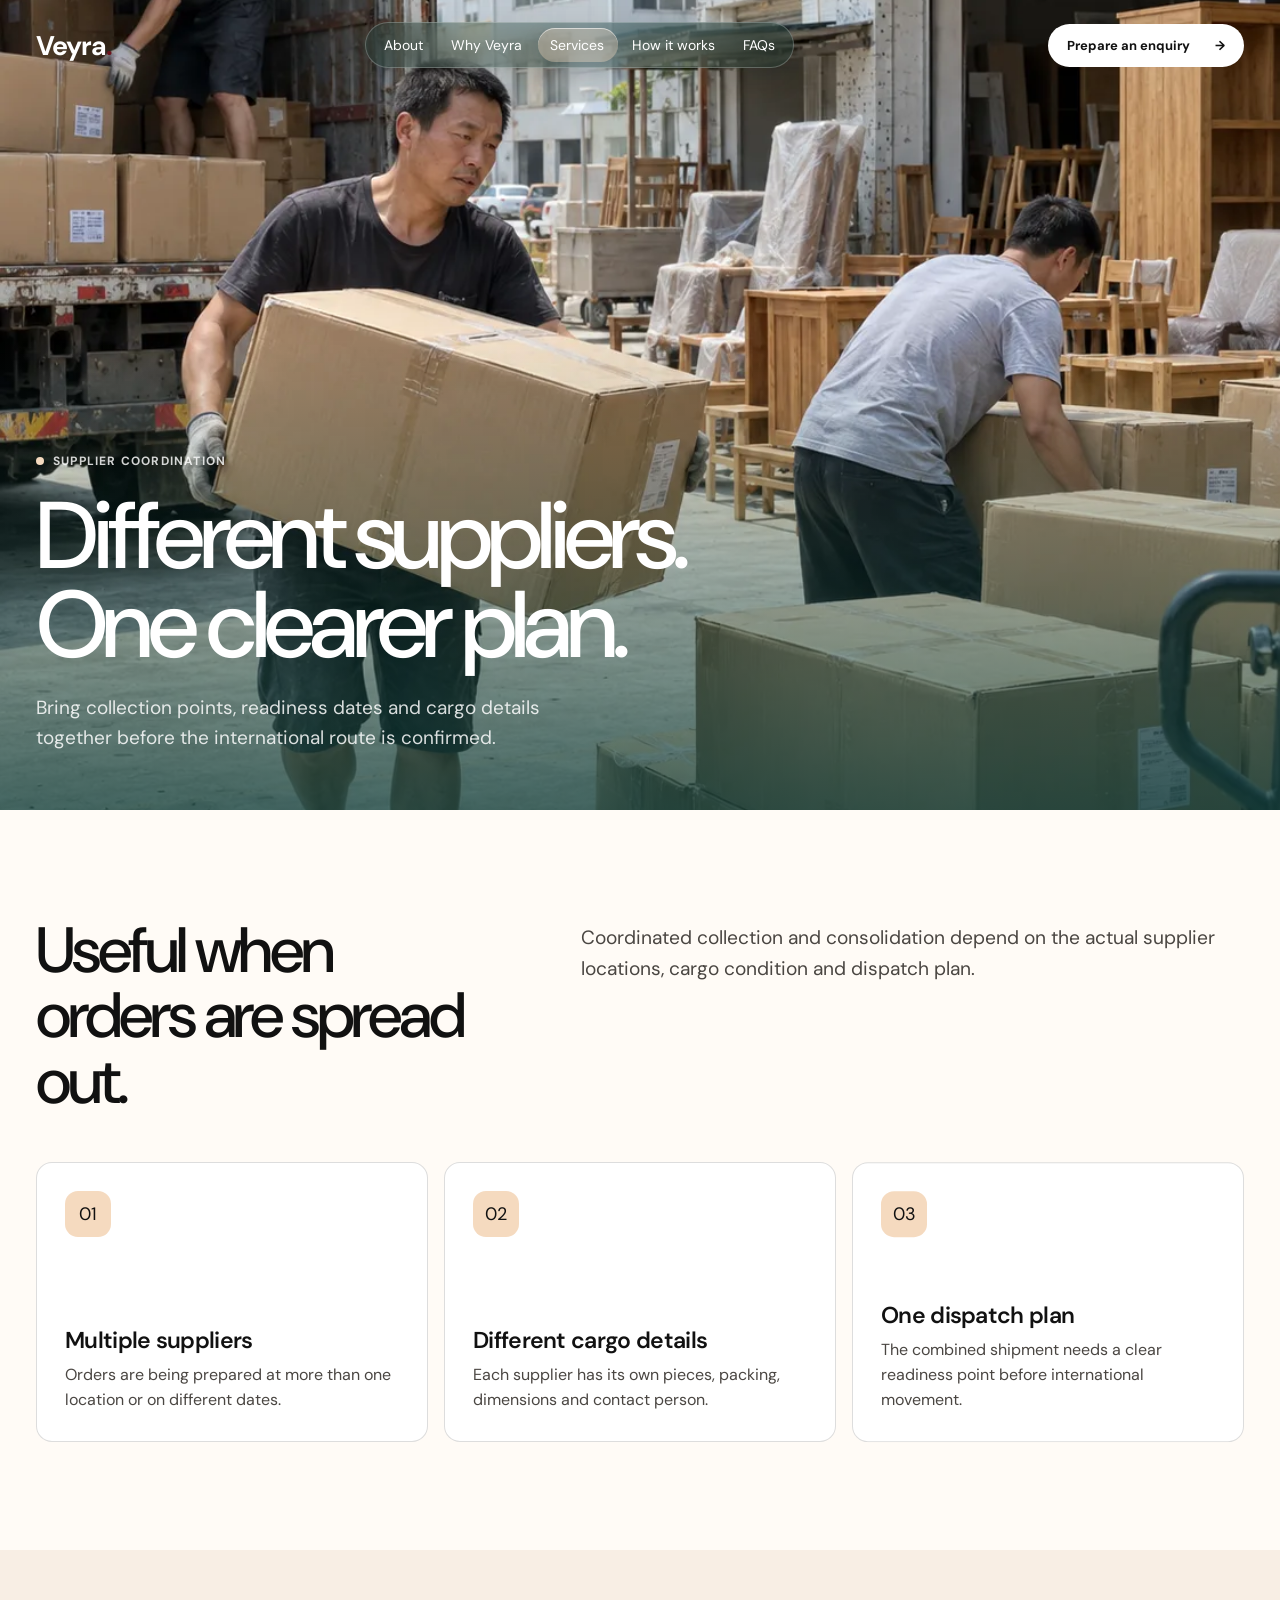
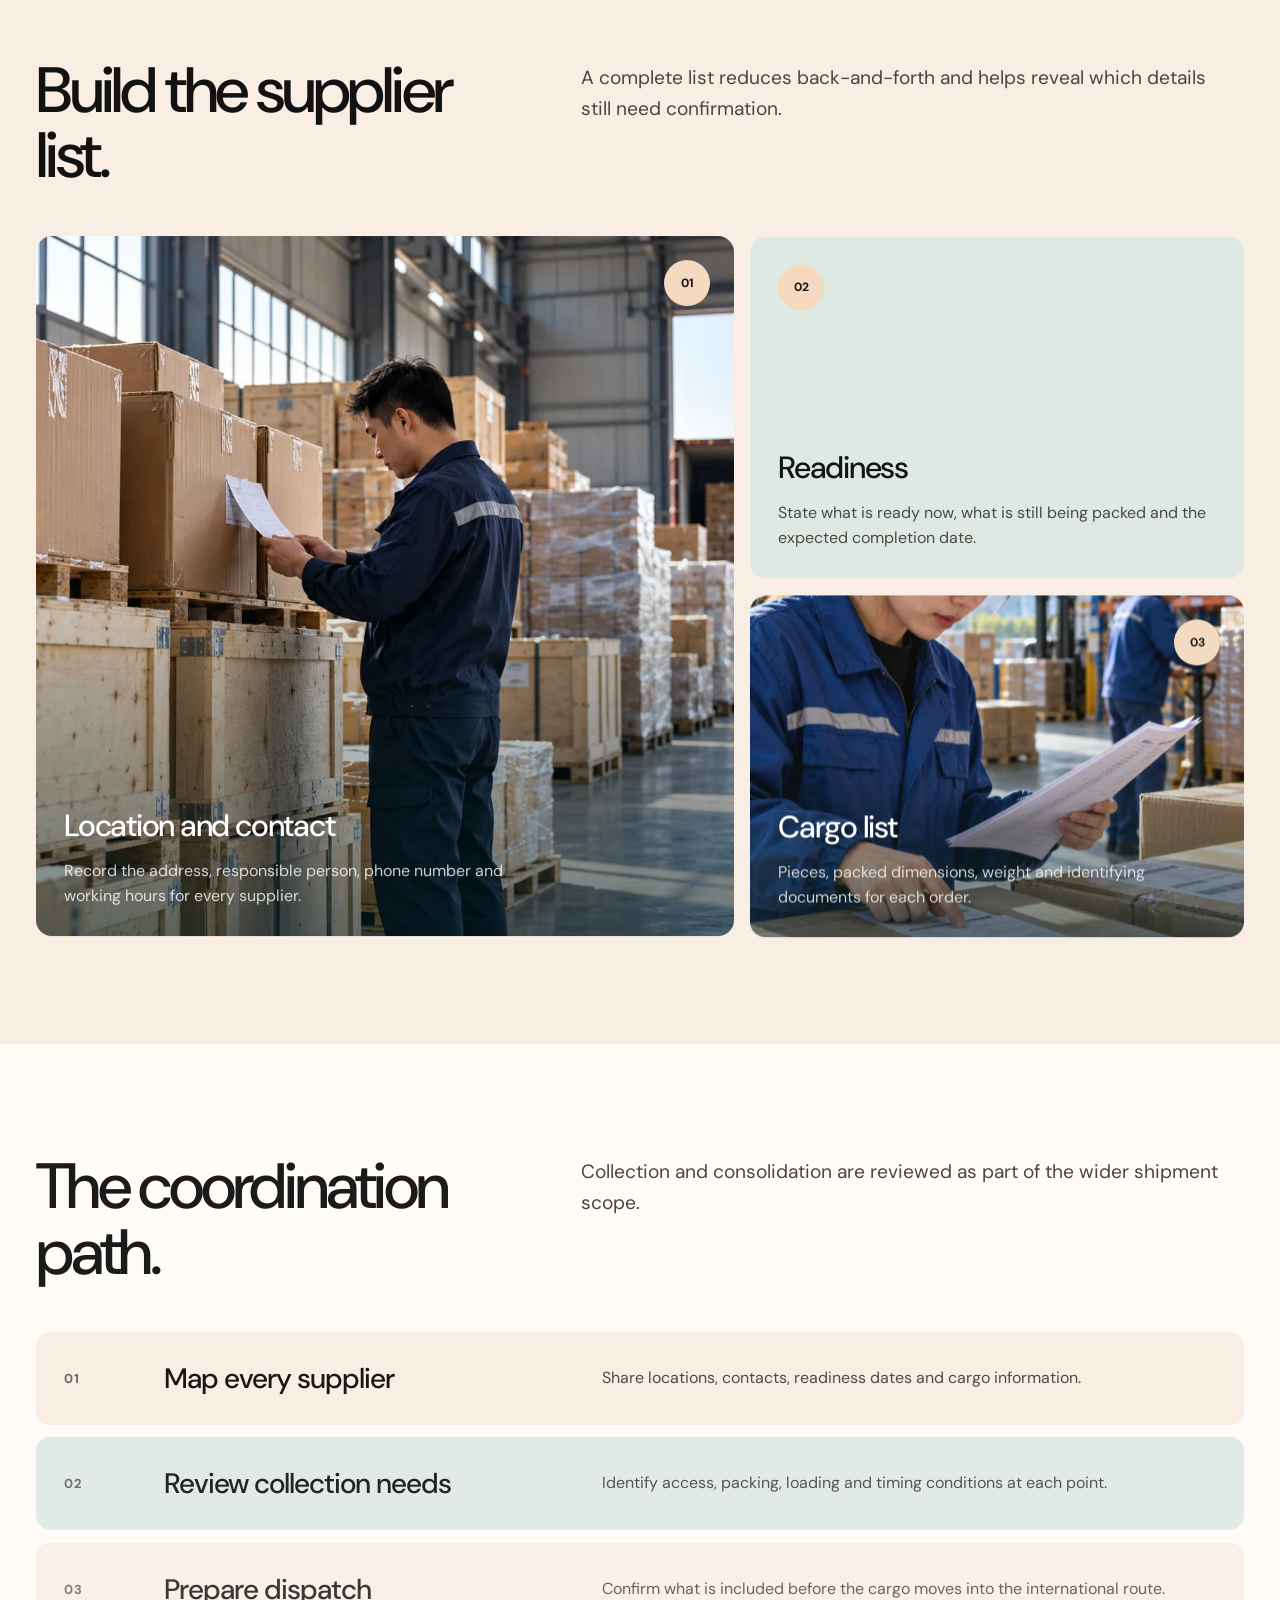
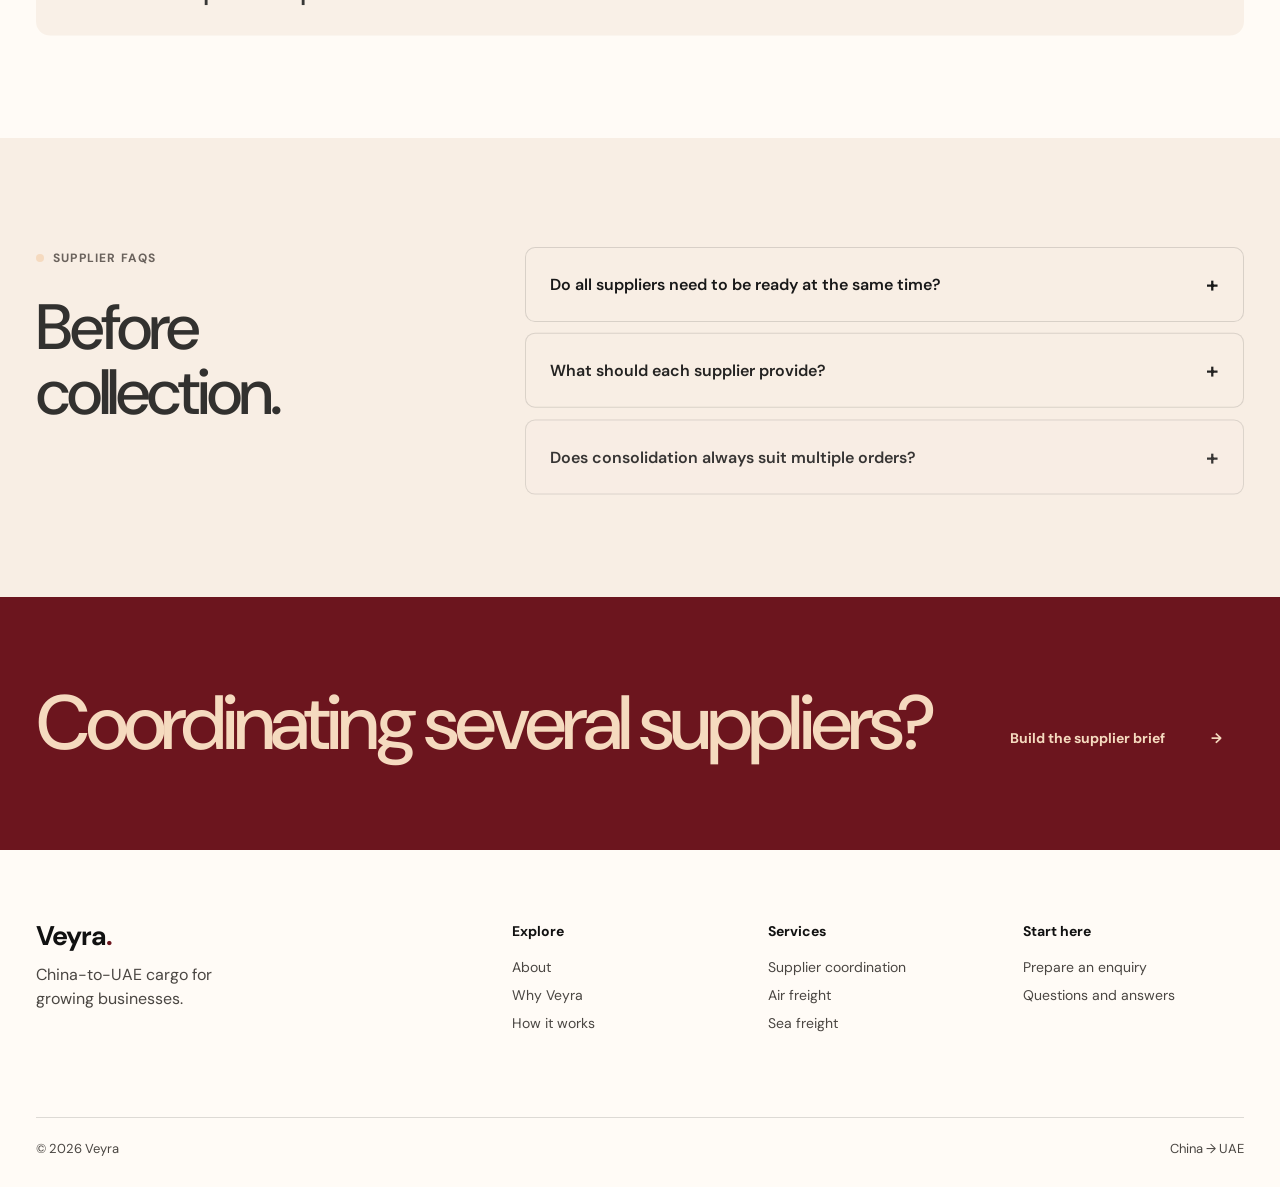
<file: supplier-consolidation.html>
<!doctype html>
<html lang="en">
<head>
  <meta charset="utf-8"><meta name="viewport" content="width=device-width,initial-scale=1"><meta name="description" content="Prepare supplier locations, readiness and cargo details for coordinated collection and consolidation from China to the UAE with Veyra."><title>Supplier coordination and consolidation | Veyra</title>
  <link rel="preconnect" href="https://fonts.googleapis.com"><link rel="preconnect" href="https://fonts.gstatic.com" crossorigin><link href="https://fonts.googleapis.com/css2?family=DM+Sans:wght@400;500;600;700&display=swap" rel="stylesheet"><link rel="stylesheet" href="styles.css"><link rel="stylesheet" href="refinements.css"><link rel="stylesheet" href="pages.css"><link rel="stylesheet" href="palette-warm.css"><script src="vendor/gsap.min.js" defer></script><script src="vendor/ScrollTrigger.min.js" defer></script><script src="pages.js" defer></script>
</head>
<body class="inner-page page-service-detail">
  <header class="site-header"><div class="wrap nav"><a class="logo" href="index.html" aria-label="Veyra home">Veyra<span>.</span></a><button class="menu-toggle" type="button" aria-expanded="false" aria-controls="main-nav">Menu <span class="menu-lines" aria-hidden="true"></span></button><nav id="main-nav" class="nav-links" aria-label="Main navigation"><span class="nav-liquid" aria-hidden="true"></span><a href="about.html">About</a><a href="why-veyra.html">Why Veyra</a><a class="is-active" href="services.html">Services</a><a href="how-it-works.html">How it works</a><a href="faqs.html">FAQs</a></nav><a class="nav-action" href="enquiry.html">Prepare an enquiry <span>→</span></a></div></header>
  <main class="page-main">
    <section class="service-detail-hero"><img src="images/supplier.webp" alt="Workers preparing goods at a supplier location"><div class="wrap service-detail-copy"><span class="page-kicker" data-hero-reveal>Supplier coordination</span><h1 data-hero-reveal>Different suppliers. One clearer plan.</h1><p data-hero-reveal>Bring collection points, readiness dates and cargo details together before the international route is confirmed.</p></div></section>
    <section class="page-section"><div class="wrap"><div class="page-intro"><h2 data-text-reveal>Useful when orders are spread out.</h2><p>Coordinated collection and consolidation depend on the actual supplier locations, cargo condition and dispatch plan.</p></div><div class="card-grid" data-reveal-group><article class="info-card"><span class="info-card-icon">01</span><h3>Multiple suppliers</h3><p>Orders are being prepared at more than one location or on different dates.</p></article><article class="info-card"><span class="info-card-icon">02</span><h3>Different cargo details</h3><p>Each supplier has its own pieces, packing, dimensions and contact person.</p></article><article class="info-card"><span class="info-card-icon">03</span><h3>One dispatch plan</h3><p>The combined shipment needs a clear readiness point before international movement.</p></article></div></div></section>
    <section class="page-section page-section--tint"><div class="wrap"><div class="page-intro"><h2 data-text-reveal>Build the supplier list.</h2><p>A complete list reduces back-and-forth and helps reveal which details still need confirmation.</p></div><div class="bento-grid" data-reveal-group><article class="bento-card bento-card--7 bento-card--tall image-card"><img src="images/warehouse.webp" alt="Cargo organised inside a supplier warehouse"><div class="bento-copy"><span class="bento-number">01</span><div><h3>Location and contact</h3><p>Record the address, responsible person, phone number and working hours for every supplier.</p></div></div></article><article class="bento-card bento-card--5"><div class="bento-copy"><span class="bento-number">02</span><div><h3>Readiness</h3><p>State what is ready now, what is still being packed and the expected completion date.</p></div></div></article><article class="bento-card bento-card--5 image-card"><img src="images/labels.webp" alt="Supplier cargo paperwork and labels"><div class="bento-copy"><span class="bento-number">03</span><div><h3>Cargo list</h3><p>Pieces, packed dimensions, weight and identifying documents for each order.</p></div></div></article></div></div></section>
    <section class="page-section"><div class="wrap"><div class="page-intro"><h2 data-text-reveal>The coordination path.</h2><p>Collection and consolidation are reviewed as part of the wider shipment scope.</p></div><div class="step-list" data-reveal-group><article class="step-row"><span class="step-index">01</span><h3>Map every supplier</h3><p>Share locations, contacts, readiness dates and cargo information.</p></article><article class="step-row"><span class="step-index">02</span><h3>Review collection needs</h3><p>Identify access, packing, loading and timing conditions at each point.</p></article><article class="step-row"><span class="step-index">03</span><h3>Prepare dispatch</h3><p>Confirm what is included before the cargo moves into the international route.</p></article></div></div></section>
    <section class="page-section page-section--tint"><div class="wrap detail-faq"><div><span class="page-kicker">Supplier FAQs</span><h2 class="page-section-title" data-text-reveal>Before collection.</h2></div><div class="detail-faq-list" data-smooth-details data-reveal-group><details><summary>Do all suppliers need to be ready at the same time?</summary><div class="detail-answer"><div class="detail-answer-inner"><p>Share every expected date. The team can review how the timing affects collection and the wider dispatch plan.</p></div></div></details><details><summary>What should each supplier provide?</summary><div class="detail-answer"><div class="detail-answer-inner"><p>Location, contact details, readiness date, cargo list, piece count, packing information, dimensions and weight where available.</p></div></div></details><details><summary>Does consolidation always suit multiple orders?</summary><div class="detail-answer"><div class="detail-answer-inner"><p>No. Suitability depends on locations, timing, cargo and route. The details need review before the scope is confirmed.</p></div></div></details></div></div></section>
    <section class="page-cta"><div class="wrap page-cta-inner"><h2>Coordinating several suppliers?</h2><a class="button" href="enquiry.html">Build the supplier brief <span>→</span></a></div></section>
  </main>
  <footer class="footer page-footer wrap"><div class="footer-grid"><div><a class="logo" href="index.html">Veyra<span>.</span></a><p>China-to-UAE cargo for growing businesses.</p></div><div><h3>Explore</h3><a href="about.html">About</a><a href="why-veyra.html">Why Veyra</a><a href="how-it-works.html">How it works</a></div><div><h3>Services</h3><a href="supplier-consolidation.html">Supplier coordination</a><a href="air-freight.html">Air freight</a><a href="sea-freight.html">Sea freight</a></div><div><h3>Start here</h3><a href="enquiry.html">Prepare an enquiry</a><a href="faqs.html">Questions and answers</a></div></div><div class="footer-bottom"><span>© 2026 Veyra</span><span>China → UAE</span></div></footer>
</body></html>
</file>
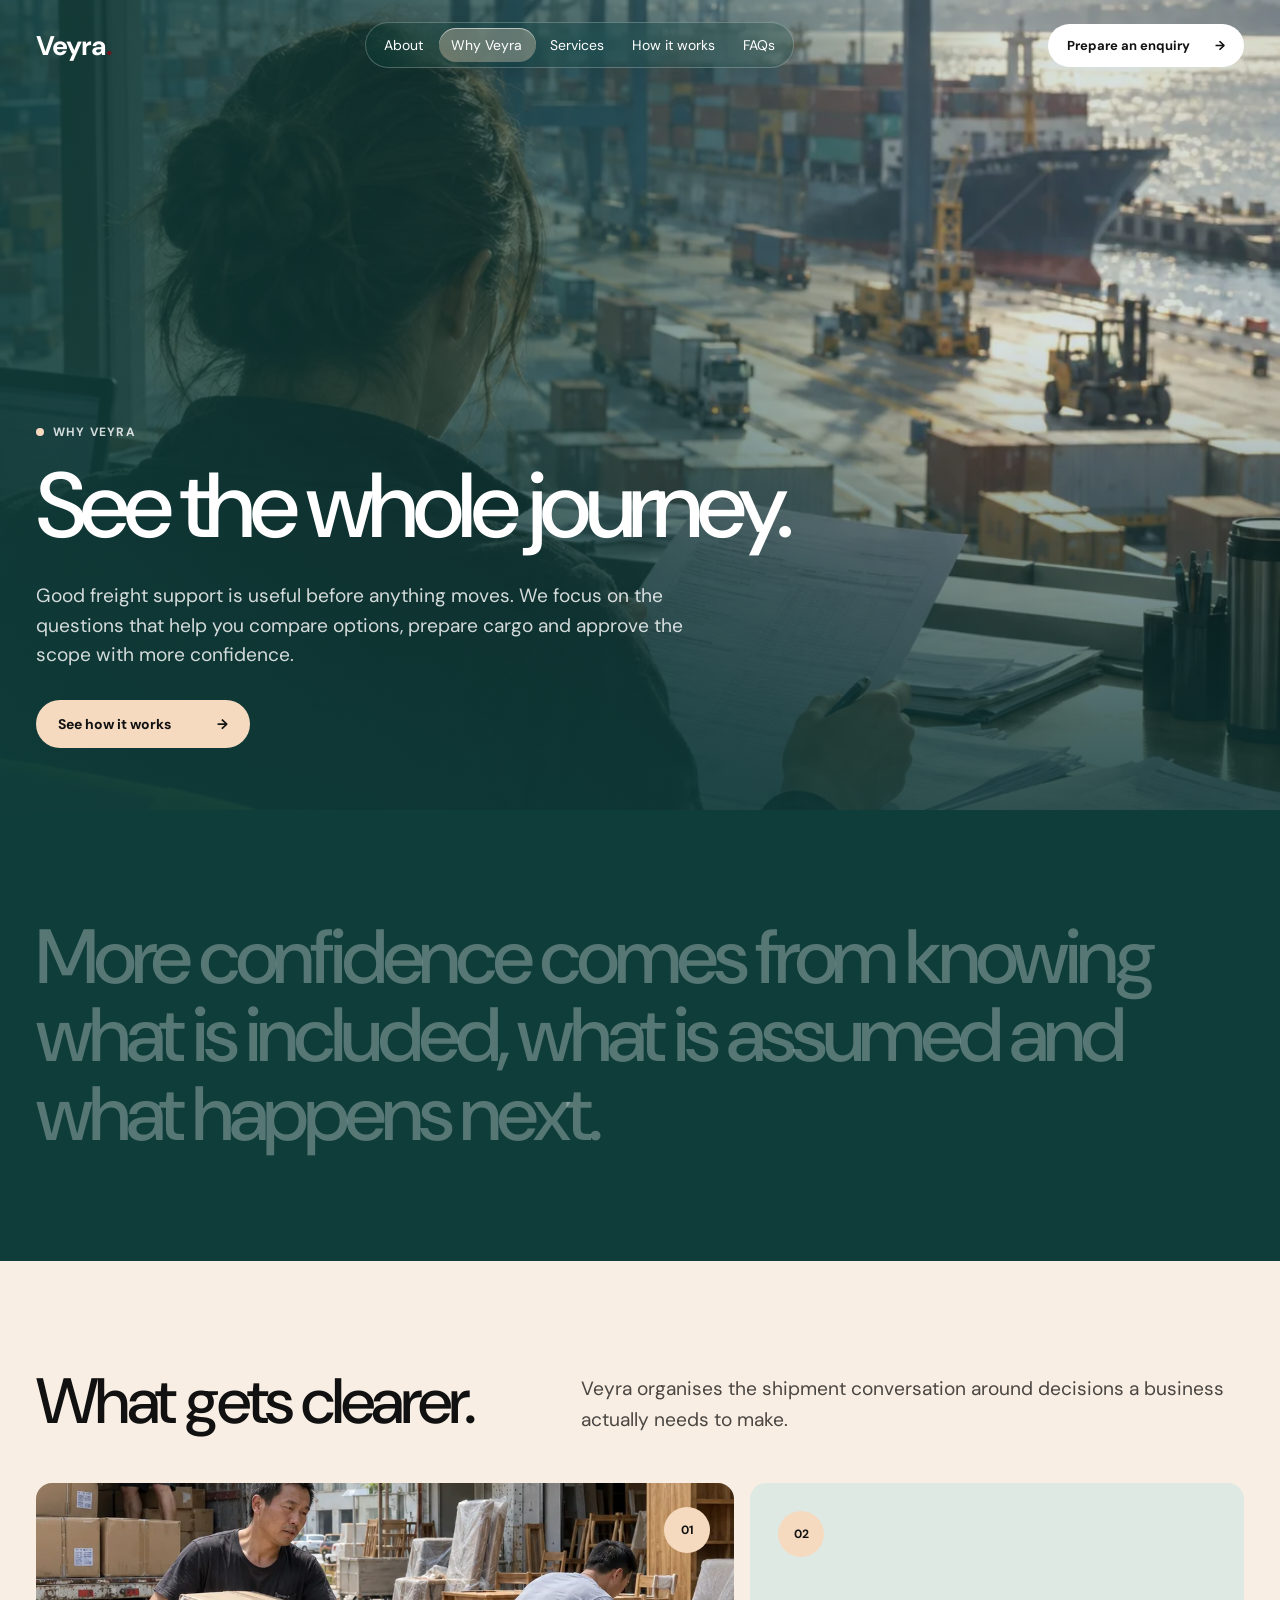
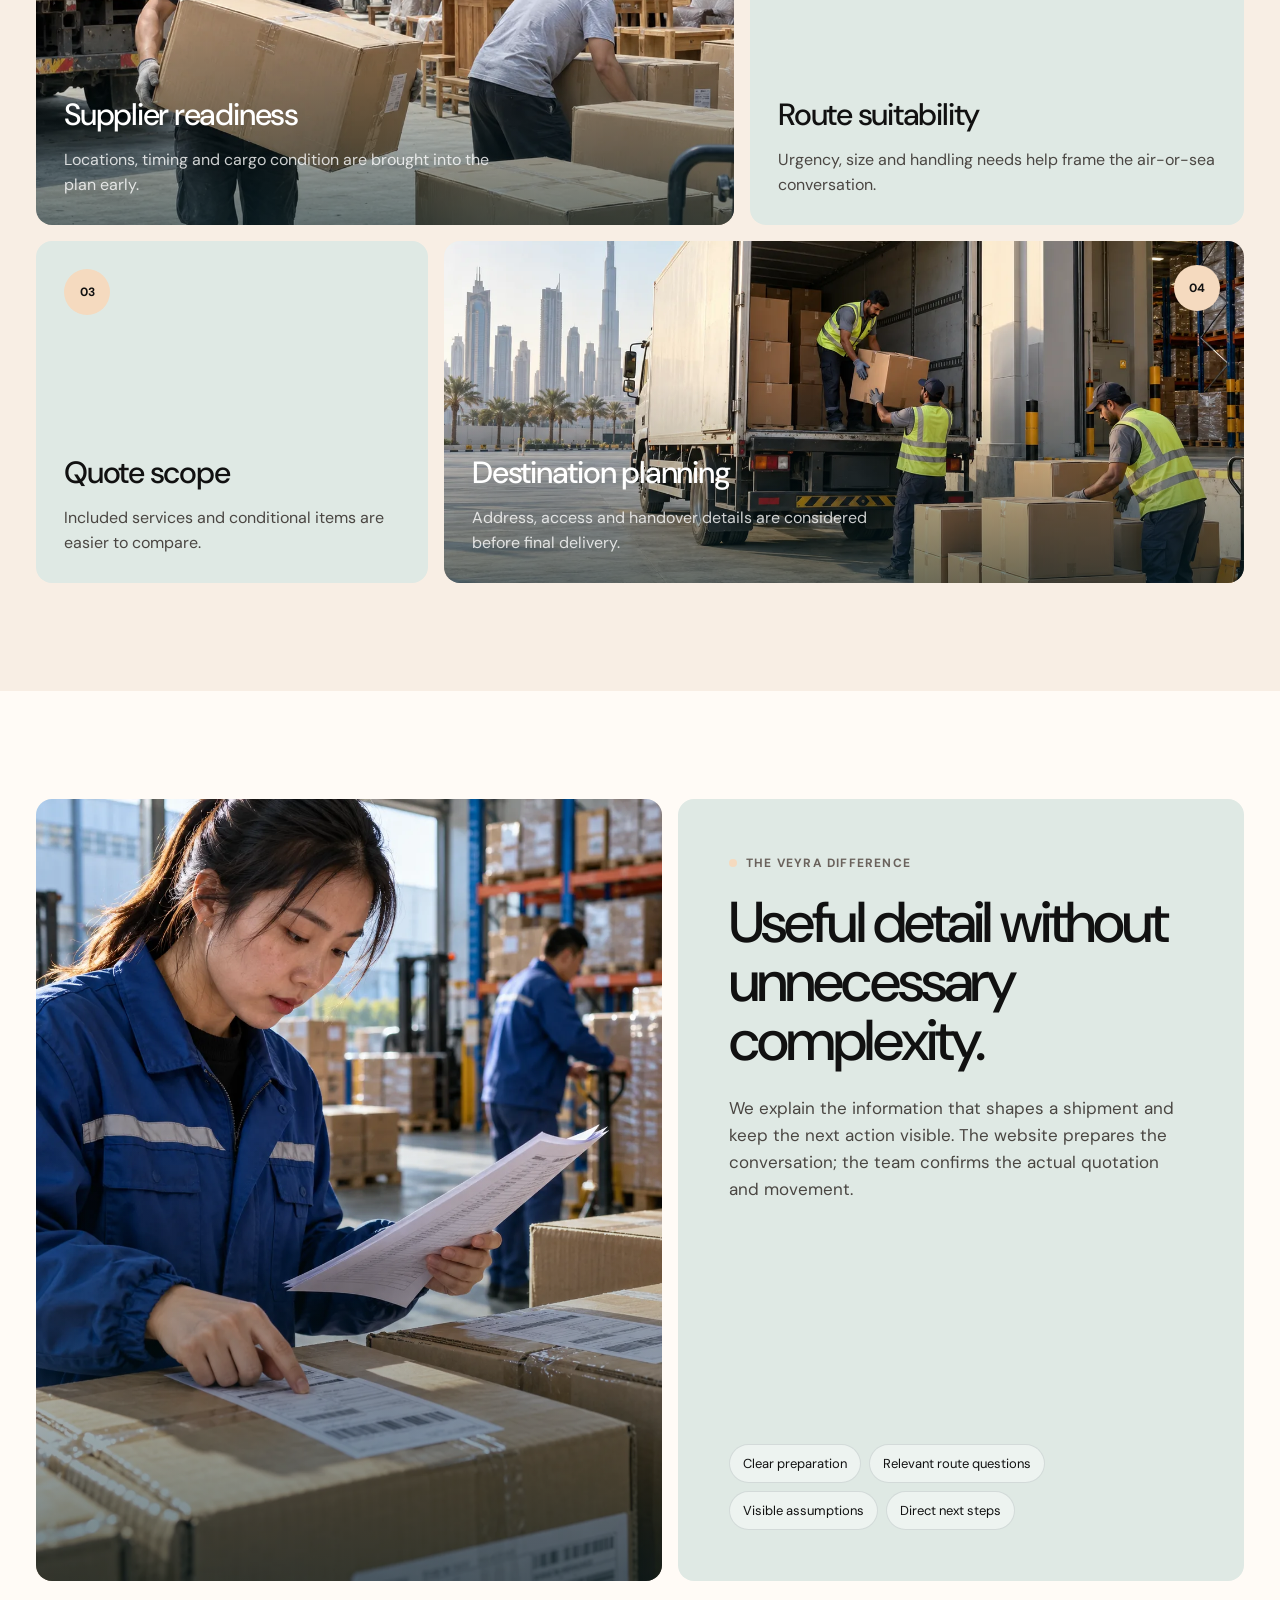
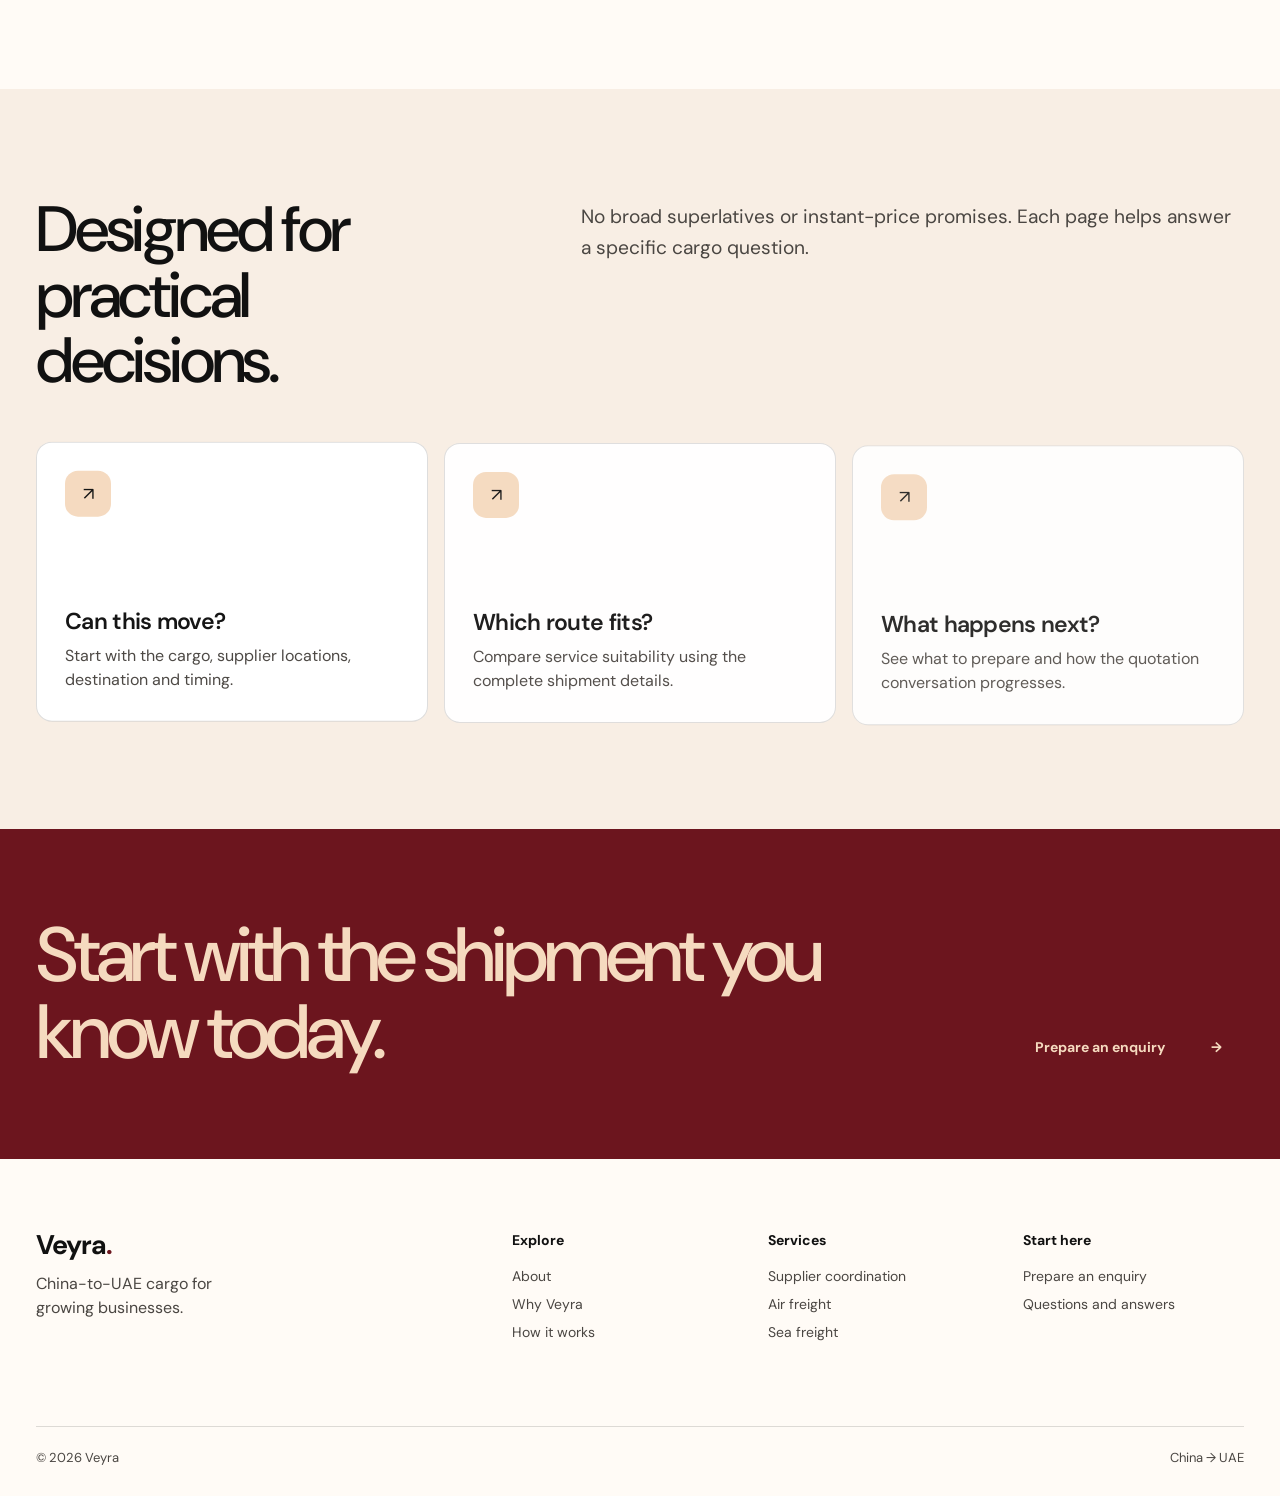
<file: why-veyra.html>
<!doctype html>
<html lang="en">
<head>
  <meta charset="utf-8">
  <meta name="viewport" content="width=device-width,initial-scale=1">
  <meta name="description" content="See how Veyra makes China-to-UAE cargo preparation, quote scope and delivery planning clearer for growing businesses.">
  <title>Why Veyra — A clearer cargo conversation</title>
  <link rel="preconnect" href="https://fonts.googleapis.com"><link rel="preconnect" href="https://fonts.gstatic.com" crossorigin><link href="https://fonts.googleapis.com/css2?family=DM+Sans:wght@400;500;600;700&display=swap" rel="stylesheet">
  <link rel="stylesheet" href="styles.css"><link rel="stylesheet" href="refinements.css"><link rel="stylesheet" href="pages.css"><link rel="stylesheet" href="palette-warm.css">
  <script src="vendor/gsap.min.js" defer></script><script src="vendor/ScrollTrigger.min.js" defer></script><script src="pages.js" defer></script>
</head>
<body class="inner-page page-why">
  <header class="site-header"><div class="wrap nav"><a class="logo" href="index.html" aria-label="Veyra home">Veyra<span>.</span></a><button class="menu-toggle" type="button" aria-expanded="false" aria-controls="main-nav">Menu <span class="menu-lines" aria-hidden="true"></span></button><nav id="main-nav" class="nav-links" aria-label="Main navigation"><span class="nav-liquid" aria-hidden="true"></span><a href="about.html">About</a><a class="is-active" href="why-veyra.html">Why Veyra</a><a href="services.html">Services</a><a href="how-it-works.html">How it works</a><a href="faqs.html">FAQs</a></nav><a class="nav-action" href="enquiry.html">Prepare an enquiry <span aria-hidden="true">→</span></a></div></header>
  <main class="page-main">
    <section class="page-hero"><div class="wrap page-hero-grid"><div class="page-hero-copy"><span class="page-kicker" data-hero-reveal>Why Veyra</span><h1 class="page-title" data-hero-reveal>See the whole journey.</h1><p class="page-lede" data-hero-reveal>Good freight support is useful before anything moves. We focus on the questions that help you compare options, prepare cargo and approve the scope with more confidence.</p><div class="page-hero-actions" data-hero-reveal><a class="button button-lime" href="how-it-works.html">See how it works <span>→</span></a></div></div><figure class="page-hero-media"><img src="images/documents.webp" alt="Freight coordinator reviewing shipping documents"><figcaption class="page-hero-caption"><strong>One route. Clearer decisions.</strong><span>Scope before movement</span></figcaption></figure></div></section>
    <section class="page-section page-section--navy"><div class="wrap"><p class="display-statement" data-text-reveal>More confidence comes from knowing <span class="muted">what is included, what is assumed and what happens next.</span></p></div></section>
    <section class="page-section page-section--tint"><div class="wrap"><div class="page-intro"><h2 data-text-reveal>What gets clearer.</h2><p>Veyra organises the shipment conversation around decisions a business actually needs to make.</p></div><div class="bento-grid" data-reveal-group><article class="bento-card bento-card--7 image-card"><img src="images/supplier.webp" alt="Supplier cargo being prepared for collection"><div class="bento-copy"><span class="bento-number">01</span><div><h3>Supplier readiness</h3><p>Locations, timing and cargo condition are brought into the plan early.</p></div></div></article><article class="bento-card bento-card--5"><div class="bento-copy"><span class="bento-number">02</span><div><h3>Route suitability</h3><p>Urgency, size and handling needs help frame the air-or-sea conversation.</p></div></div></article><article class="bento-card bento-card--4"><div class="bento-copy"><span class="bento-number">03</span><div><h3>Quote scope</h3><p>Included services and conditional items are easier to compare.</p></div></div></article><article class="bento-card bento-card--8 image-card"><img src="images/delivery.webp" alt="Cargo being unloaded at a UAE business destination"><div class="bento-copy"><span class="bento-number">04</span><div><h3>Destination planning</h3><p>Address, access and handover details are considered before final delivery.</p></div></div></article></div></div></section>
    <section class="page-section"><div class="wrap story-split"><figure class="story-media"><img src="images/labels.webp" alt="Cargo labels and shipment documents being checked"></figure><div class="story-panel"><div><span class="page-kicker">The Veyra difference</span><h2 data-text-reveal>Useful detail without unnecessary complexity.</h2><p>We explain the information that shapes a shipment and keep the next action visible. The website prepares the conversation; the team confirms the actual quotation and movement.</p></div><ul class="chip-list"><li>Clear preparation</li><li>Relevant route questions</li><li>Visible assumptions</li><li>Direct next steps</li></ul></div></div></section>
    <section class="page-section page-section--tint"><div class="wrap"><div class="page-intro"><h2 data-text-reveal>Designed for practical decisions.</h2><p>No broad superlatives or instant-price promises. Each page helps answer a specific cargo question.</p></div><div class="card-grid" data-reveal-group><article class="info-card"><span class="info-card-icon">↗</span><h3>Can this move?</h3><p>Start with the cargo, supplier locations, destination and timing.</p></article><article class="info-card"><span class="info-card-icon">↗</span><h3>Which route fits?</h3><p>Compare service suitability using the complete shipment details.</p></article><article class="info-card"><span class="info-card-icon">↗</span><h3>What happens next?</h3><p>See what to prepare and how the quotation conversation progresses.</p></article></div></div></section>
    <section class="page-cta"><div class="wrap page-cta-inner"><h2>Start with the shipment you know today.</h2><a class="button" href="enquiry.html">Prepare an enquiry <span>→</span></a></div></section>
  </main>
  <footer class="footer page-footer wrap"><div class="footer-grid"><div><a class="logo" href="index.html">Veyra<span>.</span></a><p>China-to-UAE cargo for growing businesses.</p></div><div><h3>Explore</h3><a href="about.html">About</a><a href="why-veyra.html">Why Veyra</a><a href="how-it-works.html">How it works</a></div><div><h3>Services</h3><a href="supplier-consolidation.html">Supplier coordination</a><a href="air-freight.html">Air freight</a><a href="sea-freight.html">Sea freight</a></div><div><h3>Start here</h3><a href="enquiry.html">Prepare an enquiry</a><a href="faqs.html">Questions and answers</a></div></div><div class="footer-bottom"><span>© 2026 Veyra</span><span>China → UAE</span></div></footer>
</body>
</html>
</file>
<file: styles.css>
:root{--navy:#092d39;--ink:#102c34;--teal:#0c827c;--lime:#d6f583;--paper:#fff;--mist:#f5f6f5;--muted:#5e7379;--radius:9px}*{box-sizing:border-box}html{scroll-behavior:smooth}body{margin:0;background:var(--paper);color:var(--ink);font-family:'DM Sans',Arial,sans-serif;font-size:16px}a{color:inherit;text-decoration:none}button,input,textarea{font:inherit}button{cursor:pointer}img{display:block;width:100%;height:100%;object-fit:cover}.wrap{width:min(100% - 72px,1320px);margin-inline:auto}.site-header{position:absolute;top:0;left:0;right:0;z-index:10;color:#fff}.nav{height:90px;display:flex;align-items:center;gap:36px}.logo{font-size:27px;font-weight:700;letter-spacing:-.04em}.logo span{color:var(--lime)}.nav-links{display:flex;gap:32px;margin:auto;font-size:14px}.nav-links a,.footer a{transition:opacity .2s}.nav-links a:hover,.footer a:hover{opacity:.65}.nav-action{padding:13px 19px;border-radius:30px;background:#fff;color:var(--ink);font-size:13px;font-weight:700;white-space:nowrap}.nav-action span,.button span,.text-link span{margin-left:22px}.menu-toggle{display:none}.hero{min-height:780px;height:100svh;max-height:1000px;background:#256d89 url('images/hero-port.webp') center/cover no-repeat;color:#fff;position:relative;overflow:hidden}.hero:before,.cta:before{content:"";position:absolute;inset:0;background:rgba(4,34,44,.27)}.hero-content{height:100%;position:relative;display:flex;flex-direction:column;justify-content:space-between;padding-top:24vh}.hero-intro{max-width:560px}.hero h1{font-size:clamp(44px,5vw,72px);line-height:1.03;letter-spacing:-.04em;font-weight:500;margin:0 0 22px}.hero-intro p{font-size:18px;line-height:1.5;max-width:495px;margin:0 0 27px}.button{display:inline-flex;align-items:center;justify-content:space-between;gap:24px;background:none;border:0;border-radius:30px;padding:15px 22px;font-size:14px;font-weight:700;transition:transform .2s}.button:hover,.nav-action:hover{transform:translateY(-2px)}.button-lime{background:var(--lime);color:var(--ink)}.hero-name{font-size:clamp(180px,23.8vw,340px);letter-spacing:-.075em;font-weight:500;line-height:.73;white-space:nowrap;margin-left:-.035em}.section{padding-block:105px}.section-intro{display:grid;grid-template-columns:1fr 1fr;gap:55px;align-items:start;margin-bottom:36px}.section-intro h2,.services h2,.faq h2,.cta h2{font-size:clamp(34px,4vw,57px);font-weight:500;line-height:1.09;letter-spacing:-.04em;margin:0}.section-intro p{font-size:17px;line-height:1.6;max-width:480px;margin:5px 0 0}.mosaic{display:grid;grid-template-columns:1.04fr 1fr 1fr;grid-template-rows:225px 225px;gap:10px}.mosaic figure,.why-image{margin:0}.media{position:relative;overflow:hidden;border-radius:var(--radius)}.media img{transition:transform .7s ease}.media:hover img{transform:scale(1.04)}.mosaic-main{grid-row:1/3}.mosaic-top{grid-column:2/4}.mosaic figcaption{position:absolute;bottom:0;left:0;right:0;padding:16px 18px;color:#fff;background:rgba(4,34,44,.78);font-size:14px}.mosaic-stat{background:var(--lime);border-radius:var(--radius);padding:22px;display:flex;justify-content:space-between;align-items:flex-end}.mosaic-stat strong{font-size:24px;line-height:1.1;font-weight:500;letter-spacing:-.03em}.mosaic-stat span{font-size:32px}.why-grid{display:grid;grid-template-columns:1fr 1fr;gap:28px}.accordion{display:flex;flex-direction:column;gap:9px}.accordion details,.faq-list details{background:#f5f7f6;border-radius:7px;padding:20px 23px}.accordion details[open]{background:#eef4f1}.accordion summary,.faq-list summary{list-style:none;cursor:pointer;display:flex;justify-content:space-between;gap:18px;font-size:18px;font-weight:600}.accordion summary::-webkit-details-marker,.faq-list summary::-webkit-details-marker{display:none}.toggle-mark:after{content:'+'}.accordion details[open] .toggle-mark:after{content:'−'}.accordion p,.faq-list p{line-height:1.55;color:#3b5960;font-size:15px;margin:15px 0 0;max-width:560px}.why-image{min-height:455px}.services{background:var(--mist)}.services-heading{display:flex;justify-content:space-between;align-items:end;gap:24px;margin-bottom:34px}.services-heading p{max-width:530px;line-height:1.55;margin:16px 0 0}.service-controls{display:flex;gap:9px}.service-controls button{border:0;background:var(--lime);width:40px;height:40px;border-radius:50%;font-size:20px}.service-gallery{display:grid;grid-template-columns:repeat(4,1fr);gap:12px}.service-card .service-image{height:300px}.service-card h3{font-size:19px;letter-spacing:-.025em;font-weight:600;margin:18px 0 7px}.service-card p{font-size:14px;line-height:1.5;margin:0;color:#536b70}.process-layout{display:grid;grid-template-columns:1fr 1fr;gap:32px}.process-steps{display:flex;flex-direction:column;gap:9px}.process-steps>div{background:var(--mist);border-radius:7px;padding:26px 28px}.process-steps span{font-size:20px;font-weight:600;letter-spacing:-.025em}.process-steps p{margin:8px 0 0;line-height:1.5;color:#4b656a;max-width:480px}.sample-quote{background:#e5f2ed;border-radius:var(--radius);padding:31px}.sample-top{display:flex;justify-content:space-between;gap:16px;align-items:start}.sample-top strong{font-size:24px;font-weight:500;letter-spacing:-.03em}.sample-top span{font-size:13px;color:#42615d}.sample-quote dl{margin:35px 0 20px}.sample-quote dl>div{display:flex;justify-content:space-between;gap:20px;padding:14px 0;}.sample-quote dt{font-weight:700}.sample-quote dd{margin:0;text-align:right}.sample-quote>p{font-size:13px;color:#4a6661}.faq{display:grid;grid-template-columns:.8fr 1.2fr;gap:80px}.faq>div>p{max-width:360px;line-height:1.6;color:#4f686d}.text-link{font-size:14px;font-weight:700;display:inline-block;margin-top:8px}.faq-list{display:flex;flex-direction:column;gap:9px}.faq-list summary{font-size:16px;font-weight:500}.faq-list summary:after{content:'+';font-size:22px;line-height:1}.faq-list details[open] summary:after{content:'−'}.cta{position:relative;background:#175772 url('images/cta-yard.webp') center/cover no-repeat;color:#fff}.cta:before{background:rgba(4,38,49,.55)}.cta-content{position:relative;z-index:1;padding-block:90px 100px;display:grid;grid-template-columns:1fr 1fr;column-gap:60px}.cta h2{grid-column:1;font-size:clamp(42px,4.5vw,64px)}.cta-content>p{grid-column:1;line-height:1.55;max-width:470px;font-size:17px}.cta form{grid-column:2;grid-row:1/4;display:flex;flex-direction:column;gap:13px;align-self:center;background:rgba(5,43,54,.86);padding:26px;border-radius:var(--radius)}.form-row{display:grid;grid-template-columns:1fr 1fr;gap:12px}.cta label{display:flex;flex-direction:column;gap:7px;font-size:13px;font-weight:600}.cta input,.cta textarea{border:0;background:#fff;border-radius:4px;padding:13px 14px;color:var(--ink);min-width:0}.cta textarea{height:105px;resize:vertical}.cta form .button{align-self:start}.form-note{font-size:12px;line-height:1.45;margin:0}.footer{padding-top:65px}.footer-grid{display:grid;grid-template-columns:2fr repeat(3,1fr);gap:35px}.footer-grid>div{display:flex;flex-direction:column;gap:10px;align-items:start}.footer-grid p{max-width:220px;line-height:1.5;color:#5d7478;margin:0}.footer-grid h3{font-size:14px;margin:4px 0 8px}.footer-grid a:not(.logo){font-size:14px;color:#53696e}.footer-bottom{border-top:1px solid #d7e2df;display:flex;justify-content:space-between;margin-top:85px;padding:22px 0 30px;color:#5d7478;font-size:13px}::selection{background:var(--lime);color:var(--ink)}:focus-visible{outline:3px solid var(--teal);outline-offset:3px}textarea:focus-visible,input:focus-visible{outline-offset:1px}@media(max-width:900px){.wrap{width:min(100% - 40px,1320px)}.nav-links{gap:15px}.hero{min-height:700px}.hero-name{font-size:24vw}.mosaic{grid-template-rows:190px 190px}.service-gallery{grid-template-columns:repeat(2,1fr)}.service-card .service-image{height:250px}.faq{gap:35px}.cta-content{gap:25px}}@media(max-width:680px){.wrap{width:min(100% - 32px,1320px)}.nav{height:70px;gap:15px}.logo{font-size:24px}.menu-toggle{display:flex;margin-left:auto;align-items:center;gap:8px;border:0;background:none;color:inherit;font-size:14px}.menu-lines{width:16px;height:12px;border-top:2px solid currentColor;border-bottom:2px solid currentColor;position:relative}.menu-lines:after{content:'';position:absolute;left:0;right:0;top:4px;border-top:2px solid currentColor}.nav-links{display:none;position:absolute;top:70px;left:0;right:0;background:var(--navy);padding:24px;flex-direction:column;gap:20px}.nav-links.open{display:flex}.nav-action{font-size:0;padding:11px}.nav-action span{font-size:16px;margin:0}.hero{height:650px;min-height:0}.hero-content{padding-top:150px}.hero h1{font-size:clamp(39px,9vw,56px)}.hero-intro p{font-size:16px}.hero-name{font-size:25vw;line-height:.8}.section{padding-block:65px}.section-intro,.why-grid,.process-layout,.faq{grid-template-columns:1fr;gap:22px}.section-intro{margin-bottom:25px}.section-intro p{font-size:16px}.mosaic{grid-template-columns:1fr 1fr;grid-template-rows:310px 170px 170px}.mosaic-main{grid-column:1/3;grid-row:1}.mosaic-top{grid-column:1/3;grid-row:2}.mosaic-stat{grid-column:1;grid-row:3}.mosaic-small{grid-column:2;grid-row:3}.mosaic-stat strong{font-size:18px}.why-image{min-height:310px}.services-heading{align-items:start}.services-heading p{font-size:15px}.service-controls{align-self:end}.service-gallery{display:flex;overflow-x:auto;scroll-snap-type:x mandatory;scrollbar-width:none}.service-gallery::-webkit-scrollbar{display:none}.service-card{flex:0 0 75%;scroll-snap-align:start}.service-card .service-image{height:310px}.cta-content{grid-template-columns:1fr;padding-block:65px}.cta h2,.cta-content>p,.cta form{grid-column:1;grid-row:auto}.cta form{margin-top:12px}.footer-grid{grid-template-columns:repeat(2,1fr);gap:35px}.footer-bottom{margin-top:50px}}@media(max-width:430px){.mosaic{grid-template-rows:280px 150px 150px}.mosaic figcaption{font-size:12px}.mosaic-stat{padding:15px}.mosaic-stat strong{font-size:16px}.service-card{flex-basis:85%}.service-card .service-image{height:270px}.form-row{grid-template-columns:1fr}.cta form{padding:20px}}

.hero-content{padding-bottom:32px}.hero-intro{max-width:690px}.hero h1{font-size:clamp(44px,5vw,72px)}.sample-quote dl>div:nth-child(odd){background:#d7e9e2}.sample-quote dl>div{padding-inline:12px}.form-note{font-size:13px}@media(max-width:680px){.hero-content{padding-bottom:14px}.service-gallery{display:grid;grid-template-columns:repeat(2,minmax(0,1fr));overflow:visible}.service-card{min-width:0}.service-card .service-image{height:210px}.service-controls{display:none}}@media(max-width:430px){.service-gallery{grid-template-columns:1fr 1fr}.service-card .service-image{height:175px}.service-card h3{font-size:16px}.service-card p{font-size:13px}}@media(min-width:681px){.service-gallery{display:flex;overflow-x:auto;scroll-snap-type:x mandatory;scrollbar-width:none}.service-gallery::-webkit-scrollbar{display:none}.service-card{flex:0 0 calc((100% - 36px)/3.55);scroll-snap-align:start}.service-card .service-image{height:300px}}
</file>
<file: refinements.css>
:root { --radius: 14px; }

.site-header {
  position: fixed;
  z-index: 20;
  transition: color .3s ease;
}

.site-header:before {
  content: "";
  position: absolute;
  inset: 0;
  z-index: -1;
  background: rgba(255,255,255,0);
  backdrop-filter: blur(0);
  -webkit-backdrop-filter: blur(0);
  transition: background .3s ease, backdrop-filter .3s ease;
}

.nav-links {
  --liquid-x: 5px;
  --liquid-width: 74px;
  position: relative;
  align-items: center;
  gap: 2px;
  padding: 5px;
  border: 1px solid rgba(255,255,255,.24);
  border-radius: 999px;
  background: rgba(7,39,49,.18);
  box-shadow: 0 10px 30px rgba(3,27,35,.11);
  backdrop-filter: blur(18px) saturate(135%);
  -webkit-backdrop-filter: blur(18px) saturate(135%);
  transition: background .3s ease, border-color .3s ease;
}

.nav-liquid {
  position: absolute;
  inset-block: 5px;
  left: 0;
  width: var(--liquid-width);
  transform: translateX(var(--liquid-x));
  border-radius: 999px;
  background: linear-gradient(135deg,rgba(255,255,255,.34),rgba(255,255,255,.16));
  box-shadow: inset 0 1px 0 rgba(255,255,255,.55), 0 5px 18px rgba(3,27,35,.13);
  transition: transform .42s cubic-bezier(.16,1,.3,1), width .42s cubic-bezier(.16,1,.3,1);
}

.home-page .nav-liquid { opacity: 0; }

.nav-links a {
  position: relative;
  z-index: 1;
  padding: 8px 13px;
  transition: color .2s ease, opacity .2s ease;
}

.nav-links a.is-active { color: #fff; }
.nav-action { transition: transform .2s ease, background .3s ease, color .3s ease; }
.site-header.is-scrolled { color: var(--ink); }

.site-header.is-scrolled:before {
  background: rgba(255,255,255,.78);
  backdrop-filter: blur(18px) saturate(125%);
  -webkit-backdrop-filter: blur(18px) saturate(125%);
}

.site-header.is-scrolled .nav-links {
  background: rgba(255,255,255,.74);
  border-color: rgba(255,255,255,.78);
  box-shadow: 0 10px 32px rgba(3,27,35,.12);
}

.site-header.is-scrolled .nav-liquid {
  background: rgba(9,45,57,.92);
  box-shadow: inset 0 1px 0 rgba(255,255,255,.18), 0 5px 18px rgba(3,27,35,.16);
}

.site-header.is-scrolled .nav-action {
  background: var(--navy);
  color: #fff;
}

.hero {
  min-height: 860px;
  max-height: 1080px;
}

.hero-content {
  justify-content: flex-start;
  padding-top: clamp(160px,21vh,220px);
  padding-bottom: 28px;
}

.hero-intro { max-width: 600px; }

.hero-name {
  align-self: center;
  width: 100%;
  margin-top: auto;
  margin-left: 0;
  text-align: center;
  font-size: clamp(180px,24vw,350px);
  transform: translateX(-.02em);
}

.about { padding-top: 140px; }

.about .section-intro {
  grid-template-columns: minmax(260px,.72fr) minmax(0,1.28fr);
  gap: clamp(48px,8vw,120px);
  margin-bottom: 58px;
}

.about .section-intro h2 { font-size: clamp(38px,3.6vw,54px); }

.about .about-scroll-copy {
  max-width: 760px;
  margin: 0;
  color: #7f8d89;
  font-size: clamp(30px,3vw,43px);
  font-weight: 500;
  line-height: 1.2;
  letter-spacing: -.035em;
}

.about-scroll-copy .copy-word { color: #7f8d89; }

section[id] { scroll-margin-top: 86px; }

.mosaic {
  grid-template-columns: 1.08fr .72fr .72fr;
  grid-template-rows: minmax(0,1fr) minmax(0,.58fr);
  gap: 14px;
  height: 700px;
  min-height: 700px;
}

.mosaic .media:after {
  content: "";
  position: absolute;
  inset: 45% 0 0;
  background: linear-gradient(180deg,transparent,rgba(3,31,40,.68));
  pointer-events: none;
}

.media img { transition: transform .7s cubic-bezier(.16,1,.3,1); }
.media:hover img { transform: scale(1.035); }

.mosaic figcaption.media-caption {
  z-index: 2;
  display: flex;
  align-items: flex-end;
  gap: 14px;
  padding: 24px;
  background: none;
  font-size: 14px;
}

.media-caption > span:last-child {
  display: flex;
  flex-direction: column;
  gap: 5px;
}

.media-caption strong {
  font-size: clamp(18px,1.6vw,24px);
  font-weight: 500;
  line-height: 1.18;
  letter-spacing: -.025em;
}

.media-caption small {
  color: rgba(255,255,255,.78);
  font-size: 13px;
  line-height: 1.4;
}

.icon-chip {
  flex: 0 0 auto;
  display: grid;
  place-items: center;
  width: 42px;
  height: 42px;
  border-radius: 12px;
  color: #fff;
  background: rgba(255,255,255,.16);
  box-shadow: inset 0 1px 0 rgba(255,255,255,.28);
  backdrop-filter: blur(12px);
  -webkit-backdrop-filter: blur(12px);
}

.icon-chip svg,
.stat-icon svg {
  width: 21px;
  height: 21px;
  fill: none;
  stroke: currentColor;
  stroke-width: 1.7;
  stroke-linecap: round;
  stroke-linejoin: round;
}

.media-caption-wide {
  justify-content: flex-end;
  text-align: right;
}

.mosaic-stat {
  padding: 24px;
  flex-direction: column;
  justify-content: space-between;
  align-items: flex-start;
}

.mosaic-stat strong { font-size: clamp(20px,2vw,27px); }

.mosaic-stat .stat-icon {
  display: grid;
  place-items: center;
  width: 48px;
  height: 48px;
  border-radius: 50%;
  background: rgba(9,45,57,.08);
  color: var(--ink);
}

.mosaic-stat .stat-icon svg {
  width: 25px;
  height: 25px;
}

.mosaic figcaption.media-caption-compact { padding: 18px; }
.media-caption-compact strong { font-size: 17px; }

.why-grid {
  align-items: stretch;
}

.accordion-item {
  overflow: hidden;
  border-radius: 7px;
  background: #f5f7f6;
  transition: background-color .32s ease;
}

.accordion-item.is-active {
  background: var(--lime);
}

.accordion-trigger {
  display: flex;
  align-items: center;
  justify-content: space-between;
  width: 100%;
  min-height: 66px;
  padding: 14px 23px;
  border: 0;
  background: transparent;
  color: var(--ink);
  text-align: left;
  font-size: 18px;
  font-weight: 600;
}

.accordion-title {
  display: flex;
  align-items: center;
  gap: 14px;
}

.accordion-icon {
  flex: 0 0 auto;
  display: none;
  place-items: center;
  width: 38px;
  height: 38px;
  border-radius: 12px;
  background: rgba(214,245,131,.34);
  color: var(--ink);
  transition: background-color .25s ease;
}

.accordion-item.is-active .accordion-icon {
  background: rgba(9,45,57,.1);
}

.accordion-icon svg {
  width: 19px;
  height: 19px;
  fill: none;
  stroke: currentColor;
  stroke-width: 1.7;
  stroke-linecap: round;
  stroke-linejoin: round;
}

.accordion-item.is-active .toggle-mark:after {
  content: '−';
}

.accordion-panel {
  display: grid;
  grid-template-rows: 0fr;
  opacity: 0;
  transition: grid-template-rows .42s cubic-bezier(.16,1,.3,1), opacity .2s ease;
}

.accordion-item.is-active .accordion-panel {
  grid-template-rows: 1fr;
  opacity: 1;
  transition: grid-template-rows .46s cubic-bezier(.16,1,.3,1), opacity .32s .08s ease;
}

.accordion-panel-inner {
  min-height: 0;
  overflow: hidden;
}

.accordion-panel p {
  max-width: 560px;
  margin: 0;
  padding: 0 23px 20px;
  color: #28484d;
  font-size: 15px;
  line-height: 1.55;
}

.why-image {
  position: relative;
  align-self: stretch;
  min-height: 0;
  overflow: hidden;
  border-radius: var(--radius);
  background: #e8eeeb;
}

.why-image-panel {
  position: absolute;
  inset: 0;
  opacity: 0;
  transform: scale(1.018);
  filter: blur(5px);
  object-fit: cover;
  pointer-events: none;
  transition: opacity .38s ease, transform .55s cubic-bezier(.16,1,.3,1), filter .38s ease;
}

.why-image-panel.is-active {
  z-index: 1;
  opacity: 1;
  transform: scale(1);
  filter: blur(0);
}

@media (max-width: 900px) {
  .nav { gap: 18px; }
  .nav-links a { padding-inline: 9px; }
  .hero { min-height: 800px; }
  .about .section-intro { gap: 40px; }
  .mosaic { height: auto; min-height: 540px; }
}

@media (max-width: 680px) {
  section[id] { scroll-margin-top: 70px; }
  .site-header.is-scrolled .menu-toggle { color: var(--ink); }
  .site-header:has(.nav-links.open),
  .site-header:has(.nav-links.open) .menu-toggle { color: #fff; }
  .site-header:has(.nav-links.open):before { background: rgba(9,45,57,.96); }

  .nav-links {
    top: 70px;
    padding: 24px;
    border: 0;
    border-radius: 0;
    background: rgba(9,45,57,.96);
    box-shadow: 0 20px 40px rgba(3,27,35,.2);
    backdrop-filter: blur(22px);
    -webkit-backdrop-filter: blur(22px);
  }

  .nav-links a { padding: 5px 0; }
  .nav-links a {
    padding: 11px 13px;
    border-radius: 12px;
    transition: color .24s ease, background-color .24s ease, box-shadow .24s ease;
  }
  .nav-links a.is-active {
    color: var(--lime);
    background: rgba(214,245,131,.1);
    box-shadow: inset 0 0 0 1px rgba(214,245,131,.16);
  }
  .nav-liquid { display: none; }
  .hero { height: 720px; min-height: 0; max-height: none; }
  .hero-content { padding-top: 142px; padding-bottom: 18px; }
  .hero-name { font-size: 26vw; line-height: .78; }
  .about { padding-top: 78px; }

  .about .section-intro {
    grid-template-columns: 1fr;
    gap: 24px;
    margin-bottom: 36px;
  }

  .about .section-intro h2 { font-size: clamp(34px,10vw,46px); }
  .about .about-scroll-copy { font-size: clamp(25px,7.2vw,34px); }

  .mosaic {
    grid-template-columns: 1fr 1fr;
    grid-template-rows: 420px 205px 190px;
    min-height: 0;
    gap: 10px;
  }

  .mosaic-main { grid-column: 1/3; grid-row: 1; }
  .mosaic-top { grid-column: 1/3; grid-row: 2; }
  .mosaic-stat { grid-column: 1; grid-row: 3; padding: 17px; }
  .mosaic-small { grid-column: 2; grid-row: 3; }
  .mosaic figcaption.media-caption { padding: 18px; }
  .media-caption strong { font-size: 18px; }
  .media-caption small { display: none; }
  .media-caption-wide { justify-content: flex-start; text-align: left; }
  .icon-chip { width: 38px; height: 38px; }
  .why-image { min-height: 360px; }
  .accordion-trigger { min-height: 62px; padding-inline: 18px; font-size: 16px; }
  .accordion-title { gap: 11px; }
  .accordion-icon { width: 34px; height: 34px; border-radius: 10px; }
  .accordion-panel p { padding-inline: 18px; }
}

@media (max-width: 430px) {
  .hero { height: 690px; }
  .mosaic { grid-template-rows: 360px 180px 170px; }
  .mosaic-stat strong { font-size: 17px; }
  .mosaic-stat .stat-icon { width: 39px; height: 39px; }
  .mosaic-small .icon-chip { display: none; }
  .media-caption-compact strong { font-size: 14px; }
}

/* Services bento */
.services-heading {
  margin-bottom: 42px;
}

.services-heading > div {
  display: grid;
  grid-template-columns: minmax(0,1fr) minmax(320px,.82fr);
  align-items: start;
  gap: clamp(48px,8vw,132px);
  width: 100%;
}

.services-heading p {
  justify-self: end;
  margin-top: 8px;
}

.service-gallery {
  display: grid;
  grid-template-columns: repeat(12,minmax(0,1fr));
  grid-template-rows: repeat(2,280px);
  gap: 14px;
  overflow: visible;
  scroll-snap-type: none;
}

.service-card {
  position: relative;
  display: block;
  min-width: 0;
  overflow: hidden;
  border-radius: var(--radius);
  color: #fff;
  isolation: isolate;
  scroll-snap-align: none;
}

.service-card--feature { grid-column: 1/7; grid-row: 1/3; }
.service-card--wide { grid-column: 7/13; grid-row: 1; }
.service-card--compact:nth-of-type(3) { grid-column: 7/10; grid-row: 2; }
.service-card--compact:nth-of-type(4) { grid-column: 10/13; grid-row: 2; }

.service-card:after {
  content: "";
  position: absolute;
  inset: 28% 0 0;
  z-index: -1;
  background: linear-gradient(180deg,transparent,rgba(3,31,40,.82));
  pointer-events: none;
}

.service-card .service-image {
  position: absolute;
  inset: 0;
  z-index: -2;
  height: 100%;
  border-radius: 0;
}

.service-card .service-image img {
  transition: transform .7s cubic-bezier(.16,1,.3,1);
}

.service-card-copy {
  position: absolute;
  inset: auto 0 0;
  z-index: 1;
  display: flex;
  align-items: flex-end;
  justify-content: space-between;
  gap: 24px;
  padding: 24px;
}

.service-card h3 {
  margin: 0 0 7px;
  color: #fff;
  font-size: clamp(20px,2vw,29px);
  font-weight: 500;
  line-height: 1.08;
  letter-spacing: -.03em;
}

.service-card p {
  max-width: 38ch;
  margin: 0;
  color: rgba(255,255,255,.78);
  font-size: 14px;
  line-height: 1.45;
}

.service-card-action {
  flex: 0 0 auto;
  display: grid;
  place-items: center;
  width: 46px;
  height: 46px;
  border-radius: 50%;
  background: var(--lime);
  color: var(--ink);
  transition: transform .3s cubic-bezier(.16,1,.3,1);
}

.service-card-action svg {
  width: 21px;
  height: 21px;
  fill: none;
  stroke: currentColor;
  stroke-width: 1.8;
  stroke-linecap: round;
  stroke-linejoin: round;
}

.service-card--compact .service-card-copy {
  gap: 12px;
  padding: 18px;
}

.service-card--compact h3 { font-size: 20px; }
.service-card--compact p { display: none; }

@media (hover: hover) {
  .service-card:hover .service-image img { transform: scale(1.045); }
  .service-card:hover .service-card-action { transform: translate(2px,-2px); }
}

.service-card:focus-visible {
  outline-color: var(--lime);
  outline-offset: 4px;
}

@media (max-width: 900px) {
  .service-gallery {
    grid-template-columns: repeat(2,minmax(0,1fr));
    grid-template-rows: 320px 230px 230px;
  }

  .service-card--feature { grid-column: 1/3; grid-row: 1; }
  .service-card--wide { grid-column: 1; grid-row: 2/4; }
  .service-card--compact:nth-of-type(3) { grid-column: 2; grid-row: 2; }
  .service-card--compact:nth-of-type(4) { grid-column: 2; grid-row: 3; }
}

@media (max-width: 680px) {
  .services-heading { margin-bottom: 28px; }

  .services-heading > div {
    grid-template-columns: 1fr;
    gap: 20px;
  }

  .services-heading p {
    justify-self: start;
    margin-top: 0;
  }

  .service-gallery {
    grid-template-columns: 1fr;
    grid-template-rows: none;
    gap: 10px;
  }

  .service-card,
  .service-card--feature,
  .service-card--wide,
  .service-card--compact:nth-of-type(3),
  .service-card--compact:nth-of-type(4) {
    grid-column: 1;
    grid-row: auto;
    height: 240px;
  }

  .service-card--feature { height: 340px; }
  .service-card-copy { padding: 20px; }
  .service-card h3,
  .service-card--compact h3 { font-size: 22px; }
  .service-card--compact p { display: block; }
  .service-card-action { width: 44px; height: 44px; }
}

@media (max-width: 430px) {
  .service-card,
  .service-card--wide,
  .service-card--compact:nth-of-type(3),
  .service-card--compact:nth-of-type(4) { height: 220px; }
  .service-card--feature { height: 300px; }
  .service-card p { font-size: 13px; }
}

/* Process visual story */
.process-intro p {
  max-width: 500px;
}

.process-story {
  display: grid;
  grid-template-columns: repeat(3,minmax(0,1fr));
  gap: 14px;
}

.process-card {
  min-width: 0;
  overflow: hidden;
  background: var(--mist);
  border-radius: 12px;
}

.process-card figure {
  height: 280px;
  margin: 0;
  overflow: hidden;
}

.process-card img {
  transition: transform .7s cubic-bezier(.2,.7,.2,1);
}

.process-card-copy {
  display: grid;
  grid-template-columns: auto 1fr;
  align-items: start;
  gap: 16px;
  padding: 22px;
}

.process-number {
  display: grid;
  width: 43px;
  height: 43px;
  place-items: center;
  border-radius: 50%;
  background: var(--lime);
  color: var(--ink);
  font-size: 12px;
  font-weight: 700;
}

.process-card h3 {
  margin: 1px 0 7px;
  color: var(--ink);
  font-size: 20px;
  font-weight: 600;
  letter-spacing: -.025em;
}

.process-card p {
  max-width: 260px;
  margin: 0;
  color: #536b70;
  font-size: 14px;
  line-height: 1.5;
}

.quote-checklist {
  display: grid;
  grid-template-columns: minmax(240px,.8fr) minmax(0,2fr);
  align-items: center;
  gap: clamp(28px,5vw,72px);
  margin-top: 14px;
  padding: 27px 30px;
  border-radius: 12px;
  background: #e2f0eb;
}

.quote-checklist-intro > span {
  display: block;
  margin-bottom: 7px;
  color: #547069;
  font-size: 11px;
  font-weight: 700;
  letter-spacing: .11em;
  text-transform: uppercase;
}

.quote-checklist h3 {
  margin: 0;
  color: var(--ink);
  font-size: clamp(22px,2vw,28px);
  font-weight: 500;
  letter-spacing: -.035em;
}

.quote-checklist ul {
  display: grid;
  grid-template-columns: repeat(4,minmax(0,1fr));
  gap: 8px;
  margin: 0;
  padding: 0;
  list-style: none;
}

.quote-checklist li {
  min-width: 0;
  padding: 15px 14px;
  border: 1px solid rgba(16,44,52,.08);
  border-radius: 8px;
  background: rgba(255,255,255,.48);
}

.quote-checklist strong,
.quote-checklist small {
  display: block;
}

.quote-checklist strong {
  margin-bottom: 4px;
  font-size: 13px;
}

.quote-checklist small {
  color: #58716d;
  font-size: 12px;
  line-height: 1.35;
}

@media (hover: hover) and (pointer: fine) {
  .process-card:hover img {
    transform: scale(1.045);
  }
}

@media (max-width: 900px) {
  .process-story {
    grid-template-columns: repeat(2,minmax(0,1fr));
  }

  .process-card:nth-child(3) {
    display: grid;
    grid-column: 1/-1;
    grid-template-columns: 1.08fr .92fr;
  }

  .process-card:nth-child(3) figure {
    height: 240px;
  }

  .process-card:nth-child(3) .process-card-copy {
    align-content: end;
  }

  .quote-checklist {
    grid-template-columns: 1fr;
    gap: 22px;
  }
}

@media (max-width: 680px) {
  .process-story {
    grid-template-columns: 1fr;
    gap: 10px;
  }

  .process-card figure {
    height: 250px;
  }

  .process-card:nth-child(3) {
    display: block;
    grid-column: auto;
  }

  .process-card:nth-child(3) figure {
    height: 250px;
  }

  .process-card-copy {
    padding: 18px;
  }

  .quote-checklist {
    margin-top: 10px;
    padding: 23px 20px;
  }

  .quote-checklist ul {
    grid-template-columns: repeat(2,minmax(0,1fr));
  }
}

@media (max-width: 430px) {
  .process-card figure,
  .process-card:nth-child(3) figure {
    height: 220px;
  }
}

@media (prefers-reduced-motion: reduce) {
  .nav-liquid { transition-duration: .18s; }
  .media img { transition-duration: .01ms; }
  .why-image-panel {
    filter: none;
    transform: none;
    transition: opacity .2s ease;
  }
  .accordion-panel {
    transition: grid-template-rows .18s ease, opacity .15s ease;
  }
  .accordion-item.is-active .accordion-panel {
    transition: grid-template-rows .2s ease, opacity .16s ease;
  }
}

/* Shared section rhythm */
:root {
  --section-space: 105px;
  --section-heading-space: 42px;
}

.section,
.about {
  padding-block: var(--section-space);
}

.cta-content {
  padding-block: var(--section-space);
}

.section-intro,
.about .section-intro,
.services-heading {
  margin-bottom: var(--section-heading-space);
}

/* FAQ motion */
.faq-list details {
  overflow: hidden;
  transition: background-color .3s ease, box-shadow .3s ease;
}

.faq-list details.is-expanded {
  background: #eef4f1;
}

.faq-list summary {
  align-items: center;
}

.faq-list summary:after,
.faq-list details[open] summary:after {
  content: '+';
  flex: 0 0 auto;
  transition: transform .4s cubic-bezier(.4,0,.2,1);
}

.faq-list details.is-expanded summary:after {
  content: '−';
  transform: rotate(180deg);
}

.faq-answer {
  display: grid;
  grid-template-rows: 0fr;
  opacity: 0;
  transform: translateY(-5px);
  transition:
    grid-template-rows .45s cubic-bezier(.4,0,.2,1),
    opacity .3s ease,
    transform .45s cubic-bezier(.4,0,.2,1);
}

.faq-answer-inner {
  min-height: 0;
  overflow: hidden;
}

.faq-list details.is-expanded .faq-answer {
  grid-template-rows: 1fr;
  opacity: 1;
  transform: translateY(0);
}

@media (max-width: 680px) {
  :root {
    --section-space: 68px;
    --section-heading-space: 28px;
  }
}

@media (prefers-reduced-motion: reduce) {
  .faq-answer {
    transition-duration: .16s;
  }

  .faq-list summary:after {
    transition-duration: .16s;
  }
}
</file>
<file: palette-warm.css>
:root {
  --navy: #0f3d3a;
  --ink: #111111;
  --teal: #6c151e;
  --lime: #f5dabf;
  --paper: #fffbf6;
  --mist: #f8eee4;
  --muted: #6a625c;
  --soft-mint: #dfe9e4;
  --soft-lime: #f5dabf;
  --line: rgba(17,17,17,.14);
  --warm-copy: #4a4642;
  --warm-soft: #f8eee4;
}

body,
.inner-page {
  background: var(--paper);
  color: var(--ink);
}

::selection {
  background: var(--lime);
  color: var(--ink);
}

.hero:before {
  background: rgba(15,61,58,.38);
}

.page-hero:after {
  background:
    linear-gradient(90deg,rgba(15,61,58,.86) 0%,rgba(15,61,58,.6) 46%,rgba(15,61,58,.16) 78%),
    linear-gradient(0deg,rgba(15,61,58,.54),transparent 48%);
}

.service-detail-hero:after {
  background: linear-gradient(180deg,transparent,rgba(15,61,58,.76));
}

.cta:before {
  background: rgba(15,61,58,.68);
}

.cta form,
.enquiry-form {
  background: rgba(15,61,58,.96);
}

.site-header.is-scrolled .nav-liquid,
.inner-page .site-header.is-scrolled .nav-liquid,
.inner-page .site-header.is-scrolled .nav-action {
  background: var(--navy);
}

.inner-page .site-header.is-scrolled .nav-links,
.site-header.is-scrolled .nav-links {
  background: rgba(255,251,246,.92);
}

.inner-page .nav-links {
  background: rgba(15,61,58,.3);
}

.inner-page .nav-liquid {
  background: rgba(245,218,191,.32);
}

.services,
.page-section--tint,
.process-card,
.directory-card,
.step-row,
.detail-faq-list details,
.accordion details,
.faq-list details {
  background: var(--mist);
}

.accordion-item.is-active,
.accordion details[open],
.faq-list details.is-expanded,
.detail-faq-list details.is-expanded,
.step-row:nth-child(even) {
  background: var(--soft-mint);
}

.accordion-item.is-active {
  border-color: rgba(108,21,30,.55);
  box-shadow: inset 0 0 0 1px rgba(108,21,30,.2);
}

.accordion-icon,
.process-number,
.service-card-action,
.bento-number,
.card-arrow,
.info-card-icon {
  background: var(--soft-lime);
}

.button-lime,
.service-card-action,
.bento-number,
.card-arrow,
.process-number {
  background: var(--lime);
}

.mosaic-stat,
.page-cta {
  background: var(--teal);
  color: var(--lime);
}

.page-cta .button {
  color: var(--lime);
}

.quote-checklist,
.sample-quote,
.story-panel,
.bento-card,
.comparison-card {
  background: var(--soft-mint);
}

.comparison-card:nth-child(2) {
  background: var(--soft-lime);
}

.quote-checklist li {
  border-color: rgba(17,17,17,.1);
  background: rgba(255,251,246,.68);
}

.sample-quote dl > div:nth-child(odd) {
  background: #ead8c8;
}

.page-intro p,
.section-intro p,
.services-heading p,
.bento-copy p,
.info-card p,
.story-panel p,
.directory-card p,
.step-row p,
.detail-answer p,
.service-card p,
.process-card p,
.accordion p,
.faq-list p,
.faq > div > p,
.quote-checklist small,
.footer-grid p,
.footer-grid a:not(.logo),
.footer-bottom {
  color: var(--warm-copy);
}

.display-statement .muted,
.about .about-scroll-copy,
.about-scroll-copy .copy-word {
  color: #8a817a;
}

.page-kicker,
.quote-checklist-intro > span,
.step-row .step-index {
  color: #6a625c;
}

.page-hero .page-kicker,
.service-detail-copy .page-kicker {
  color: rgba(255,255,255,.82);
}

.check-list li:before,
.text-link,
.logo span {
  color: var(--teal);
}

.footer-bottom {
  border-color: rgba(17,17,17,.14);
}

.service-card .service-card-copy p,
.image-card .bento-copy p {
  color: rgba(255,255,255,.8);
}

:focus-visible {
  outline-color: var(--teal);
}

@media (max-width: 680px) {
  .inner-page .nav-links {
    background: rgba(255,251,246,.98);
  }

  .inner-page .nav-links a.is-active {
    background: var(--soft-lime);
  }
}
</file>
<file: pages.css>
:root {
  --page-space: 108px;
  --page-gap: 16px;
  --soft-mint: #e4f1ed;
  --soft-lime: #eef9cc;
  --line: rgba(16,44,52,.12);
}

.inner-page {
  background: #fff;
}

.inner-page .site-header {
  color: #fff;
}

.inner-page .site-header:before {
  background: rgba(255,255,255,0);
  backdrop-filter: blur(0);
  -webkit-backdrop-filter: blur(0);
}

.inner-page .nav-links {
  border-color: rgba(255,255,255,.24);
  background: rgba(7,39,49,.24);
}

.inner-page .nav-liquid {
  background: rgba(255,255,255,.22);
}

.inner-page .nav-links a.is-active {
  color: #fff;
}

.inner-page .nav-action {
  background: #fff;
  color: var(--ink);
}

.inner-page .site-header.is-scrolled {
  color: var(--ink);
}

.inner-page .site-header.is-scrolled:before {
  background: rgba(255,255,255,.82);
  backdrop-filter: blur(18px) saturate(125%);
  -webkit-backdrop-filter: blur(18px) saturate(125%);
}

.inner-page .site-header.is-scrolled .nav-links {
  border-color: rgba(16,44,52,.08);
  background: rgba(239,243,241,.86);
}

.inner-page .site-header.is-scrolled .nav-liquid {
  background: var(--navy);
}

.inner-page .site-header.is-scrolled .nav-action {
  background: var(--navy);
  color: #fff;
}

.page-main {
  overflow: hidden;
}

.page-hero {
  position: relative;
  display: flex;
  min-height: 90vh;
  min-height: 90svh;
  align-items: flex-end;
  overflow: hidden;
  padding: 0;
  color: #fff;
}

.page-hero:after {
  content: "";
  position: absolute;
  z-index: 1;
  inset: 0;
  background: linear-gradient(90deg,rgba(3,28,37,.78) 0%,rgba(3,28,37,.54) 46%,rgba(3,28,37,.18) 78%), linear-gradient(0deg,rgba(3,28,37,.46),transparent 45%);
  pointer-events: none;
}

.page-hero-grid {
  position: static;
  display: flex;
  min-height: 90vh;
  min-height: 90svh;
  align-items: flex-end;
  padding-block: 150px 62px;
}

.page-hero-copy {
  position: relative;
  z-index: 2;
  width: min(100%,1100px);
}

.page-kicker {
  display: inline-flex;
  align-items: center;
  gap: 9px;
  margin-bottom: 22px;
  color: #4d696e;
  font-size: 12px;
  font-weight: 700;
  letter-spacing: .1em;
  text-transform: uppercase;
}

.page-kicker:before {
  content: "";
  width: 8px;
  height: 8px;
  border-radius: 50%;
  background: var(--lime);
}

.page-hero .page-kicker,
.service-detail-copy .page-kicker {
  color: rgba(255,255,255,.78);
}

.page-title {
  max-width: 1100px;
  margin: 0;
  font-size: clamp(58px,7.2vw,108px);
  font-weight: 500;
  line-height: .96;
  letter-spacing: -.06em;
  text-wrap: balance;
}

.page-lede {
  max-width: 650px;
  margin: 30px 0 0;
  color: rgba(255,255,255,.82);
  font-size: clamp(17px,1.5vw,21px);
  line-height: 1.55;
}

.page-hero-actions {
  display: flex;
  flex-wrap: wrap;
  gap: 10px;
  margin-top: 30px;
}

.button-outline {
  border: 1px solid rgba(255,255,255,.48);
  color: #fff;
}

.page-hero-media {
  position: absolute;
  z-index: 0;
  inset: 0;
  height: auto;
  margin: 0;
  overflow: hidden;
  border-radius: 0;
}

.page-hero-media img {
  object-position: center;
}

.page-hero-media:after,
.image-card:after,
.story-media:after,
.service-detail-hero:after {
  content: "";
  position: absolute;
  inset: 42% 0 0;
  background: linear-gradient(180deg,transparent,rgba(3,30,38,.58));
  pointer-events: none;
}

.page-hero-caption {
  display: none;
}

.page-hero-caption strong {
  max-width: 350px;
  font-size: clamp(22px,2vw,31px);
  font-weight: 500;
  line-height: 1.08;
  letter-spacing: -.035em;
}

.page-hero-caption span {
  font-size: 12px;
  text-transform: uppercase;
  letter-spacing: .1em;
}

.page-section {
  padding-block: var(--page-space);
}

.page-section--tint {
  background: var(--mist);
}

.page-section--navy {
  background: var(--navy);
  color: #fff;
}

.page-intro {
  display: grid;
  grid-template-columns: minmax(260px,.8fr) minmax(0,1.2fr);
  align-items: start;
  gap: clamp(48px,8vw,130px);
  margin-bottom: 48px;
}

.page-intro h2,
.page-section-title {
  margin: 0;
  font-size: clamp(40px,5vw,68px);
  font-weight: 500;
  line-height: 1.02;
  letter-spacing: -.05em;
}

.page-intro p {
  max-width: 650px;
  margin: 5px 0 0;
  color: #405d64;
  font-size: clamp(17px,1.5vw,20px);
  line-height: 1.6;
}

.page-section--navy .page-intro p {
  color: rgba(255,255,255,.72);
}

.display-statement {
  max-width: 1160px;
  margin: 0;
  font-size: clamp(42px,6vw,88px);
  font-weight: 500;
  line-height: 1.02;
  letter-spacing: -.055em;
}

.display-statement .muted {
  color: #91a09d;
}

.display-statement .page-copy-word {
  color: #91a09d;
}

.page-section--navy .display-statement .page-copy-word {
  color: rgba(255,255,255,.3);
}

.bento-grid {
  display: grid;
  grid-template-columns: repeat(12,minmax(0,1fr));
  grid-template-rows: repeat(2,minmax(0,1fr));
  grid-auto-rows: minmax(0,1fr);
  gap: var(--page-gap);
  height: 700px;
}

.bento-card {
  position: relative;
  min-width: 0;
  overflow: hidden;
  border-radius: 16px;
  background: var(--soft-mint);
}

.bento-card--7 { grid-column: span 7; }
.bento-card--5 { grid-column: span 5; }
.bento-card--4 { grid-column: span 4; }
.bento-card--8 { grid-column: span 8; }
.bento-card--tall { grid-row: span 2; }

.image-card img,
.story-media img,
.page-hero-media img,
.service-detail-hero img {
  transition: transform .8s cubic-bezier(.16,1,.3,1);
}

.image-card:hover img,
.story-media:hover img {
  transform: scale(1.035);
}

.bento-copy {
  display: flex;
  height: 100%;
  flex-direction: column;
  justify-content: space-between;
  padding: 28px;
}

.bento-copy h3 {
  max-width: 440px;
  margin: 0;
  font-size: clamp(24px,2.4vw,36px);
  font-weight: 500;
  line-height: 1.08;
  letter-spacing: -.04em;
}

.bento-copy p {
  max-width: 440px;
  margin: 16px 0 0;
  color: #47636a;
  line-height: 1.55;
}

.bento-number,
.card-arrow {
  display: grid;
  width: 46px;
  height: 46px;
  place-items: center;
  border-radius: 50%;
  background: var(--lime);
  color: var(--ink);
  font-size: 12px;
  font-weight: 700;
}

.image-card .bento-copy {
  position: absolute;
  z-index: 1;
  inset: 0;
  justify-content: flex-end;
  color: #fff;
}

.image-card .bento-copy p {
  color: rgba(255,255,255,.8);
}

.image-card .bento-number {
  position: absolute;
  top: 24px;
  right: 24px;
}

.card-grid {
  display: grid;
  grid-template-columns: repeat(3,minmax(0,1fr));
  gap: var(--page-gap);
}

.info-card {
  display: flex;
  min-height: 280px;
  flex-direction: column;
  padding: 28px;
  border: 1px solid var(--line);
  border-radius: 16px;
  background: #fff;
  color: var(--ink);
}

.info-card-icon {
  display: grid;
  width: 46px;
  height: 46px;
  place-items: center;
  margin-bottom: auto;
  border-radius: 13px;
  background: var(--soft-lime);
  color: var(--ink);
  font-size: 18px;
}

.info-card h3 {
  margin: 38px 0 8px;
  font-size: 23px;
  font-weight: 600;
  letter-spacing: -.03em;
}

.info-card p {
  margin: 0;
  color: #4f696f;
  line-height: 1.55;
}

.story-split {
  display: grid;
  grid-template-columns: minmax(0,1.05fr) minmax(330px,.95fr);
  align-items: stretch;
  gap: var(--page-gap);
}

.story-media {
  position: relative;
  min-height: 580px;
  margin: 0;
  overflow: hidden;
  border-radius: 16px;
}

.story-panel {
  display: flex;
  flex-direction: column;
  justify-content: space-between;
  padding: clamp(28px,4vw,54px);
  border-radius: 16px;
  background: var(--soft-mint);
}

.story-panel h2 {
  margin: 0;
  font-size: clamp(39px,4.5vw,64px);
  font-weight: 500;
  line-height: 1.03;
  letter-spacing: -.05em;
}

.story-panel p {
  max-width: 470px;
  margin: 24px 0 0;
  color: #47636a;
  font-size: 17px;
  line-height: 1.6;
}

.chip-list {
  display: flex;
  flex-wrap: wrap;
  gap: 8px;
  margin: 35px 0 0;
  padding: 0;
  list-style: none;
}

.chip-list li {
  padding: 10px 13px;
  border: 1px solid rgba(16,44,52,.12);
  border-radius: 999px;
  background: rgba(255,255,255,.45);
  font-size: 13px;
}

.service-directory {
  display: grid;
  grid-template-columns: repeat(3,minmax(0,1fr));
  gap: var(--page-gap);
}

.directory-card {
  display: flex;
  min-height: 590px;
  overflow: hidden;
  flex-direction: column;
  border-radius: 16px;
  background: var(--mist);
}

.directory-card figure {
  height: 330px;
  margin: 0;
  overflow: hidden;
}

.directory-card-body {
  display: flex;
  flex: 1;
  flex-direction: column;
  padding: 26px;
}

.directory-card h2,
.directory-card h3 {
  margin: 0;
  font-size: 31px;
  font-weight: 500;
  letter-spacing: -.04em;
}

.directory-card p {
  margin: 13px 0 26px;
  color: #4c666d;
  line-height: 1.55;
}

.directory-card .text-link {
  margin-top: auto;
}

.step-list {
  display: grid;
  gap: 10px;
}

.step-row {
  display: grid;
  grid-template-columns: 72px minmax(0,.8fr) minmax(300px,1.2fr);
  align-items: center;
  gap: 28px;
  padding: 28px;
  border-radius: 14px;
  background: var(--mist);
}

.step-row:nth-child(even) {
  background: var(--soft-mint);
}

.step-row .step-index {
  color: #678079;
  font-size: 13px;
  font-weight: 700;
  letter-spacing: .08em;
}

.step-row h3 {
  margin: 0;
  font-size: clamp(22px,2.2vw,31px);
  font-weight: 500;
  letter-spacing: -.035em;
}

.step-row p {
  margin: 0;
  color: #48636a;
  line-height: 1.55;
}

.comparison-grid {
  display: grid;
  grid-template-columns: 1fr 1fr;
  gap: var(--page-gap);
}

.comparison-card {
  min-height: 430px;
  padding: 34px;
  border-radius: 16px;
  background: var(--soft-mint);
}

.comparison-card:nth-child(2) {
  background: var(--soft-lime);
}

.comparison-card h3 {
  margin: 0 0 28px;
  font-size: clamp(32px,4vw,50px);
  font-weight: 500;
  letter-spacing: -.045em;
}

.check-list {
  display: grid;
  gap: 0;
  margin: 0;
  padding: 0;
  list-style: none;
}

.check-list li {
  display: flex;
  gap: 12px;
  padding-block: 15px;
  border-top: 1px solid rgba(16,44,52,.12);
  line-height: 1.5;
}

.check-list li:before {
  content: "→";
  color: var(--teal);
  font-weight: 700;
}

.detail-faq {
  display: grid;
  grid-template-columns: minmax(250px,.7fr) minmax(0,1.3fr);
  gap: clamp(48px,8vw,120px);
}

.detail-faq-list {
  display: grid;
  gap: 9px;
}

.detail-faq-list details {
  overflow: hidden;
  padding: 22px 24px;
  border: 1px solid var(--line);
  border-radius: 10px;
  background: var(--mist);
  transition: background .3s ease;
}

.detail-faq-list details.is-expanded {
  background: var(--soft-mint);
}

.detail-faq-list summary {
  display: flex;
  justify-content: space-between;
  align-items: center;
  gap: 20px;
  cursor: pointer;
  list-style: none;
  font-weight: 600;
}

.detail-faq-list summary::-webkit-details-marker {
  display: none;
}

.detail-faq-list summary:after {
  content: "+";
  font-size: 22px;
  transition: transform .4s cubic-bezier(.4,0,.2,1);
}

.detail-faq-list details.is-expanded summary:after {
  content: "−";
  transform: rotate(180deg);
}

.detail-answer {
  display: grid;
  grid-template-rows: 0fr;
  opacity: 0;
  transform: translateY(-5px);
  transition: grid-template-rows .45s cubic-bezier(.4,0,.2,1), opacity .3s ease, transform .45s cubic-bezier(.4,0,.2,1);
}

.detail-answer-inner {
  min-height: 0;
  overflow: hidden;
}

.detail-answer p {
  max-width: 650px;
  margin: 16px 0 0;
  color: #48636a;
  line-height: 1.6;
}

.detail-faq-list details.is-expanded .detail-answer {
  grid-template-rows: 1fr;
  opacity: 1;
  transform: translateY(0);
}

.service-detail-hero {
  position: relative;
  height: 90vh;
  height: 90svh;
  min-height: 680px;
  margin-top: 0;
  overflow: hidden;
}

.service-detail-hero img {
  position: absolute;
  inset: 0;
}

.service-detail-copy {
  position: relative;
  z-index: 1;
  display: flex;
  height: 100%;
  flex-direction: column;
  justify-content: flex-end;
  padding-bottom: 58px;
  color: #fff;
}

.service-detail-copy h1 {
  max-width: 1120px;
  margin: 0;
  font-size: clamp(58px,7.4vw,110px);
  font-weight: 500;
  line-height: .94;
  letter-spacing: -.06em;
  text-wrap: balance;
}

.service-detail-copy p {
  max-width: 580px;
  margin: 24px 0 0;
  color: rgba(255,255,255,.84);
  font-size: 19px;
  line-height: 1.55;
}

.enquiry-layout {
  display: grid;
  grid-template-columns: minmax(0,.85fr) minmax(420px,1.15fr);
  gap: clamp(48px,8vw,120px);
  align-items: start;
}

.enquiry-form {
  display: grid;
  gap: 15px;
  padding: 30px;
  border-radius: 16px;
  background: var(--navy);
  color: #fff;
}

.enquiry-form label {
  display: grid;
  gap: 8px;
  font-size: 13px;
  font-weight: 600;
}

.enquiry-form input,
.enquiry-form textarea,
.enquiry-form select {
  width: 100%;
  border: 0;
  border-radius: 7px;
  background: #fff;
  padding: 14px;
  color: var(--ink);
  font: inherit;
}

.enquiry-form textarea {
  min-height: 140px;
  resize: vertical;
}

.enquiry-form .button {
  justify-self: start;
}

.form-note-page {
  margin: 0;
  color: rgba(255,255,255,.68);
  font-size: 12px;
  line-height: 1.5;
}

.page-cta {
  padding-block: 88px;
  background: var(--lime);
}

.page-cta-inner {
  display: grid;
  grid-template-columns: 1fr auto;
  align-items: end;
  gap: 40px;
}

.page-cta h2 {
  max-width: 900px;
  margin: 0;
  font-size: clamp(42px,6vw,82px);
  font-weight: 500;
  line-height: 1;
  letter-spacing: -.055em;
}

.page-footer {
  padding-top: 68px;
}

@media (max-width: 1050px) {
  .page-title { font-size: clamp(54px,7vw,82px); }
  .service-directory { grid-template-columns: 1fr 1fr; }
  .directory-card:last-child { grid-column: 1/-1; min-height: 430px; display: grid; grid-template-columns: 1fr 1fr; }
  .directory-card:last-child figure { height: 100%; }
}

@media (max-width: 900px) {
  :root { --page-space: 92px; }
  .page-hero-copy { max-width: 720px; }
  .bento-grid {
    height: auto;
    grid-template-rows: none;
    grid-auto-rows: 220px;
  }
  .bento-card--7,
  .bento-card--5,
  .bento-card--4,
  .bento-card--8 { grid-column: span 6; }
  .bento-card--tall { grid-row: span 1; }
  .card-grid { grid-template-columns: 1fr 1fr; }
  .card-grid .info-card:last-child { grid-column: 1/-1; }
  .story-split { grid-template-columns: 1fr; }
  .story-media { min-height: 500px; }
  .step-row { grid-template-columns: 55px 1fr; }
  .step-row p { grid-column: 2; }
  .detail-faq { grid-template-columns: 1fr; gap: 35px; }
  .enquiry-layout { grid-template-columns: 1fr; }
}

@media (max-width: 680px) {
  :root { --page-space: 68px; --page-gap: 10px; }
  .inner-page .nav-links {
    top: 76px;
    left: 16px;
    right: 16px;
    padding: 18px;
    border-radius: 16px;
    background: rgba(255,255,255,.97);
    box-shadow: 0 20px 50px rgba(3,27,35,.16);
  }
  .inner-page .nav-links a { color: var(--ink); padding: 10px 12px; }
  .inner-page .nav-links a.is-active { color: var(--ink); background: var(--soft-mint); border-radius: 8px; }
  .inner-page .nav-action { padding: 11px; }
  .page-hero,
  .page-hero-grid { min-height: 90svh; }
  .page-hero-grid { padding-block: 126px 38px; }
  .page-title { font-size: clamp(42px,11.2vw,56px); line-height: .98; }
  .page-lede { margin-top: 22px; font-size: 17px; }
  .page-intro { grid-template-columns: 1fr; gap: 22px; margin-bottom: 30px; }
  .page-intro h2,
  .page-section-title { font-size: clamp(38px,11vw,52px); }
  .display-statement { font-size: clamp(38px,11vw,58px); }
  .bento-grid { grid-template-columns: 1fr; grid-auto-rows: 300px; }
  .bento-card--7,
  .bento-card--5,
  .bento-card--4,
  .bento-card--8 { grid-column: 1; }
  .bento-copy { padding: 22px; }
  .card-grid,
  .service-directory,
  .comparison-grid { grid-template-columns: 1fr; }
  .card-grid .info-card:last-child,
  .directory-card:last-child { grid-column: auto; }
  .directory-card,
  .directory-card:last-child { display: flex; min-height: 520px; }
  .directory-card:last-child figure,
  .directory-card figure { height: 290px; }
  .story-media { min-height: 420px; }
  .step-row { grid-template-columns: 42px 1fr; gap: 14px; padding: 22px 18px; }
  .comparison-card { min-height: 0; padding: 25px 21px; }
  .service-detail-hero { height: 90svh; min-height: 620px; margin-top: 0; }
  .service-detail-copy { padding-bottom: 38px; }
  .service-detail-copy h1 { font-size: clamp(42px,11.2vw,56px); line-height: .98; }
  .service-detail-copy p { font-size: 17px; }
  .enquiry-form { padding: 22px 18px; }
  .page-cta { padding-block: 64px; }
  .page-cta-inner { grid-template-columns: 1fr; align-items: start; gap: 28px; }
}

@media (prefers-reduced-motion: reduce) {
  .page-hero-media img,
  .image-card img,
  .story-media img,
  .detail-answer,
  .detail-faq-list summary:after {
    transition-duration: .16s;
  }
}
</file>
